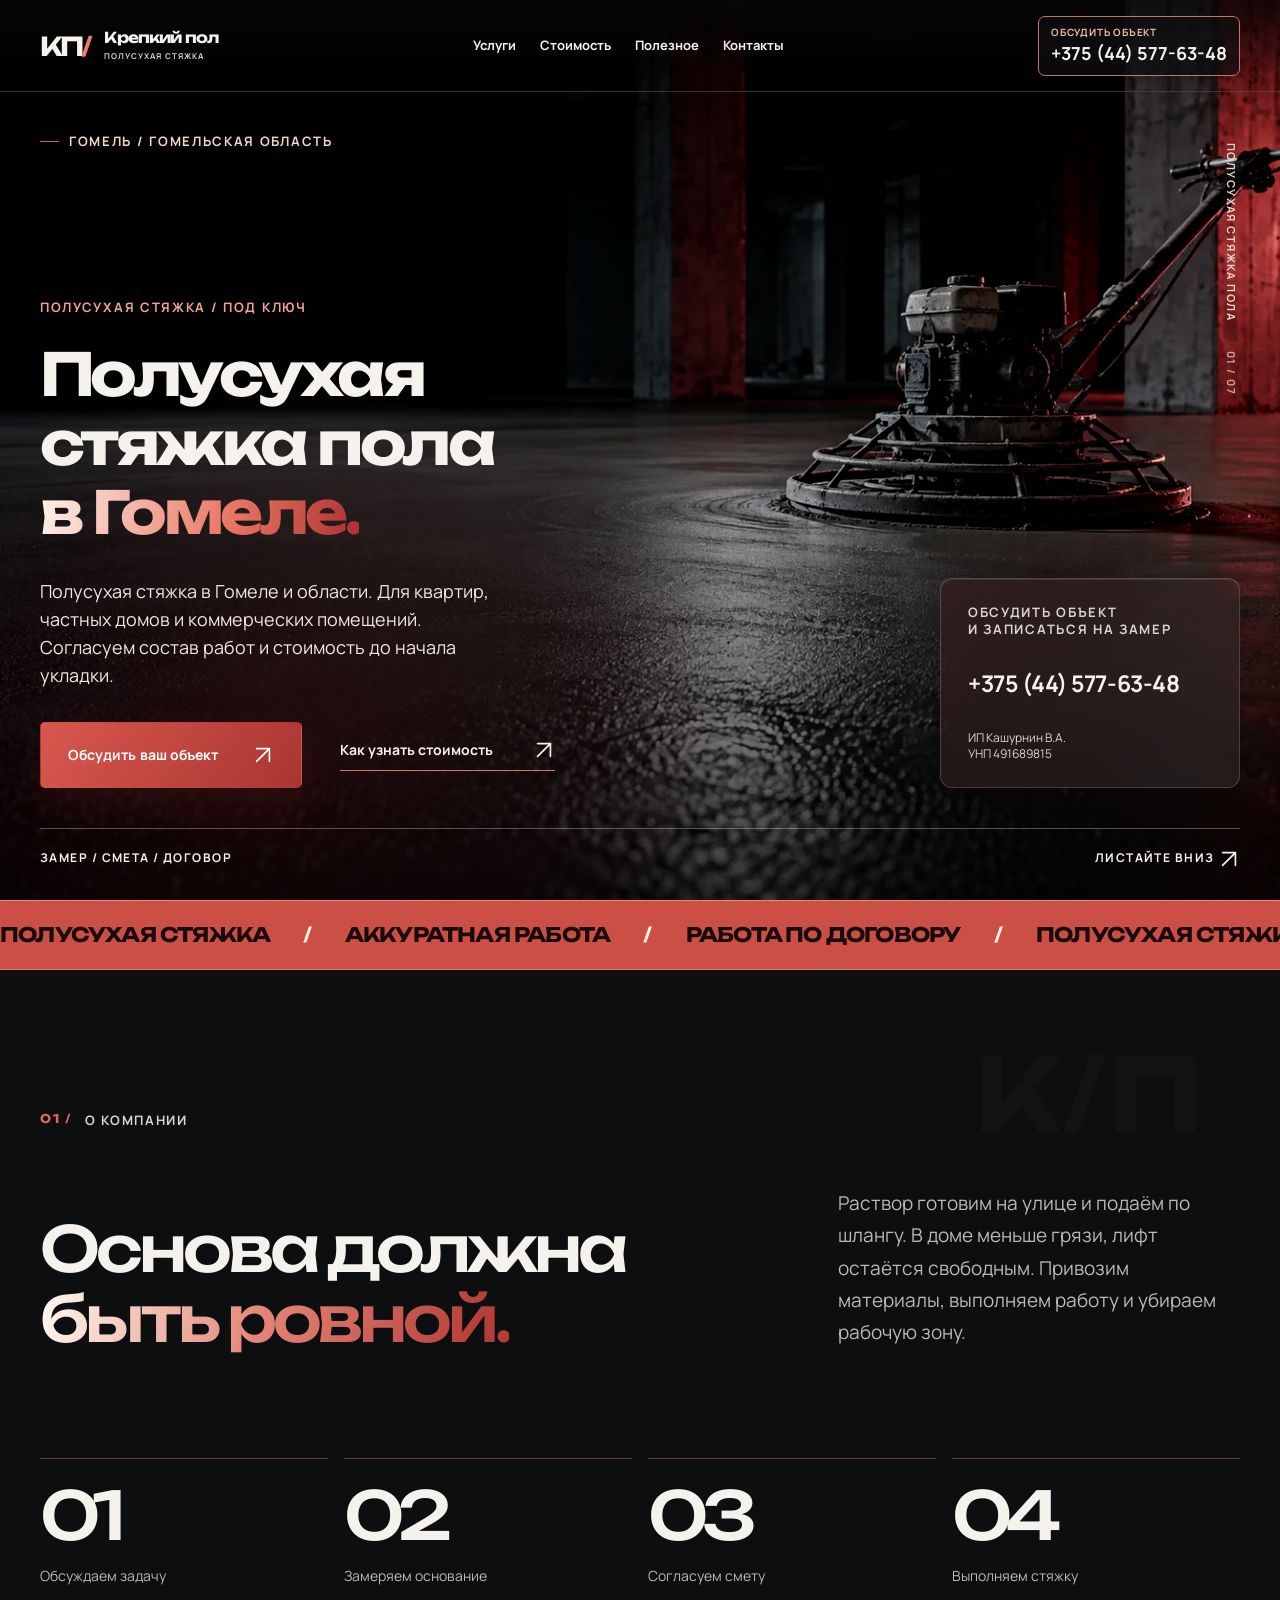
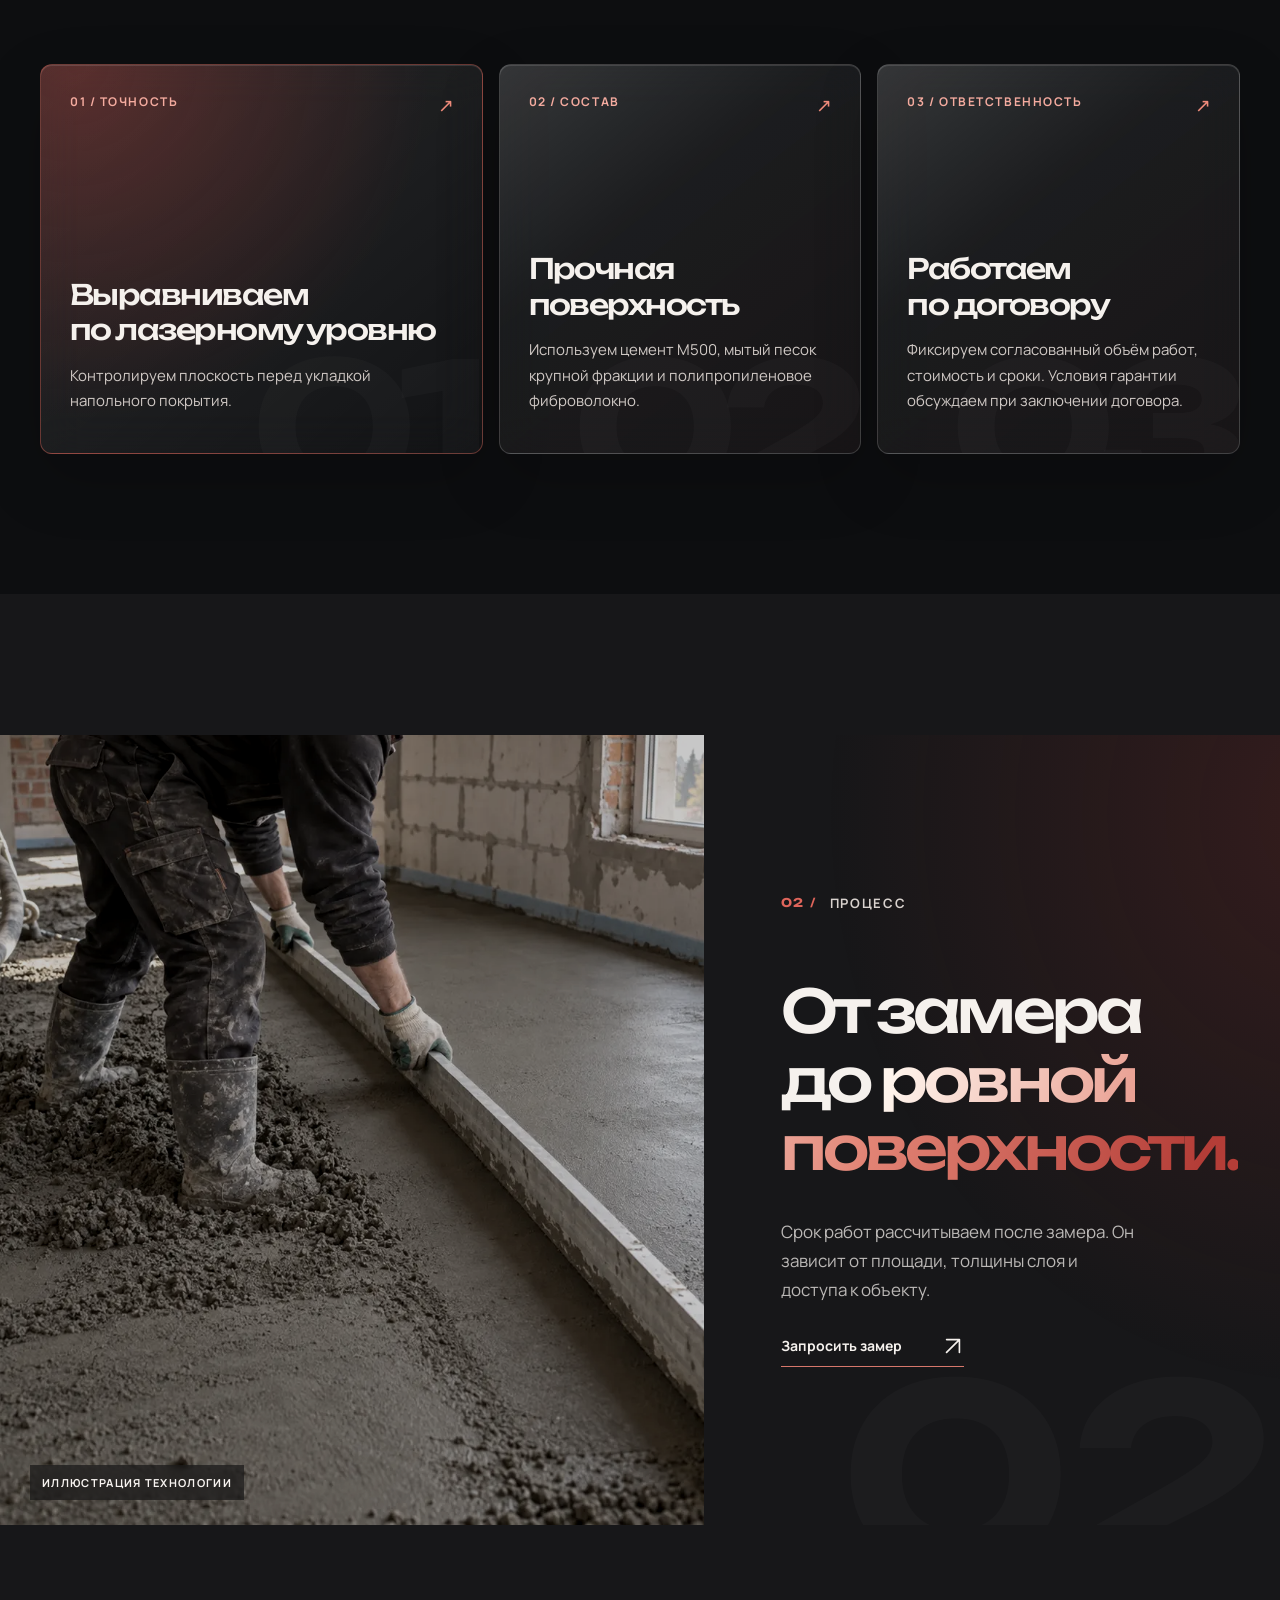
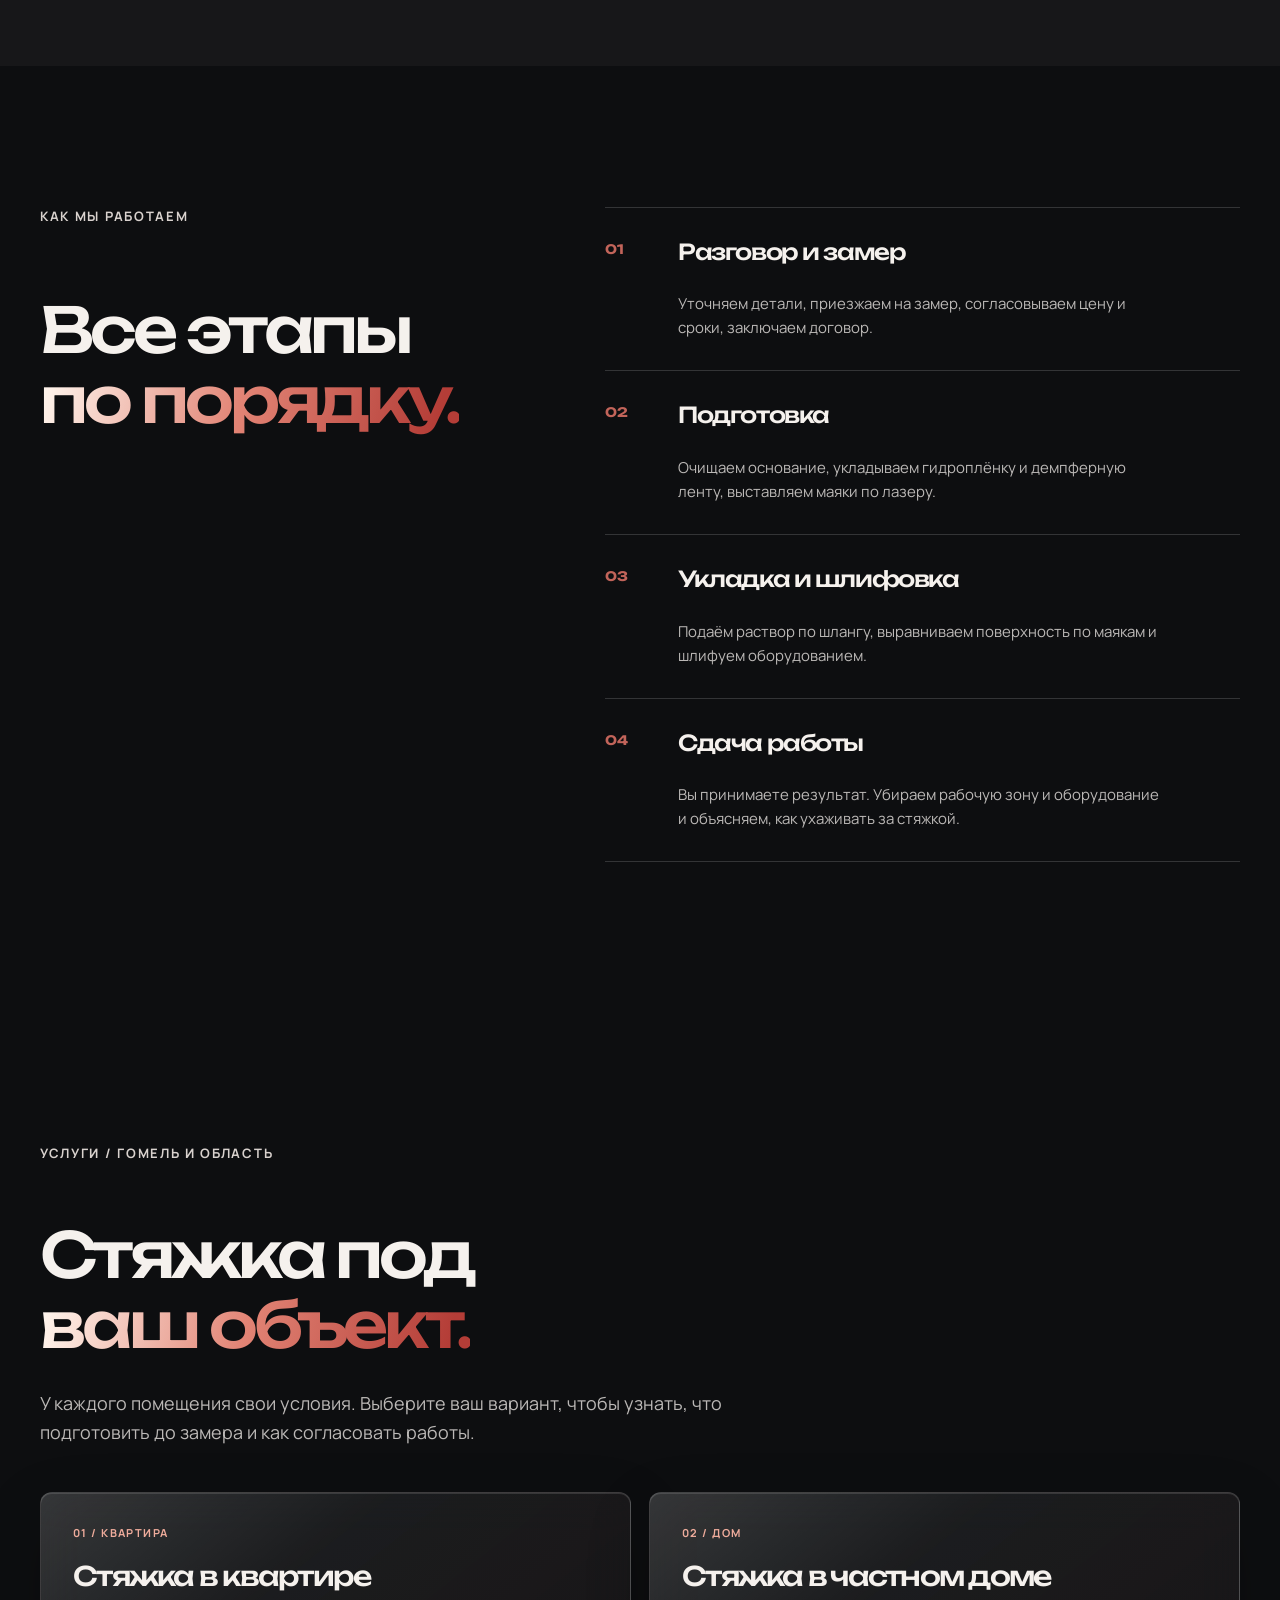
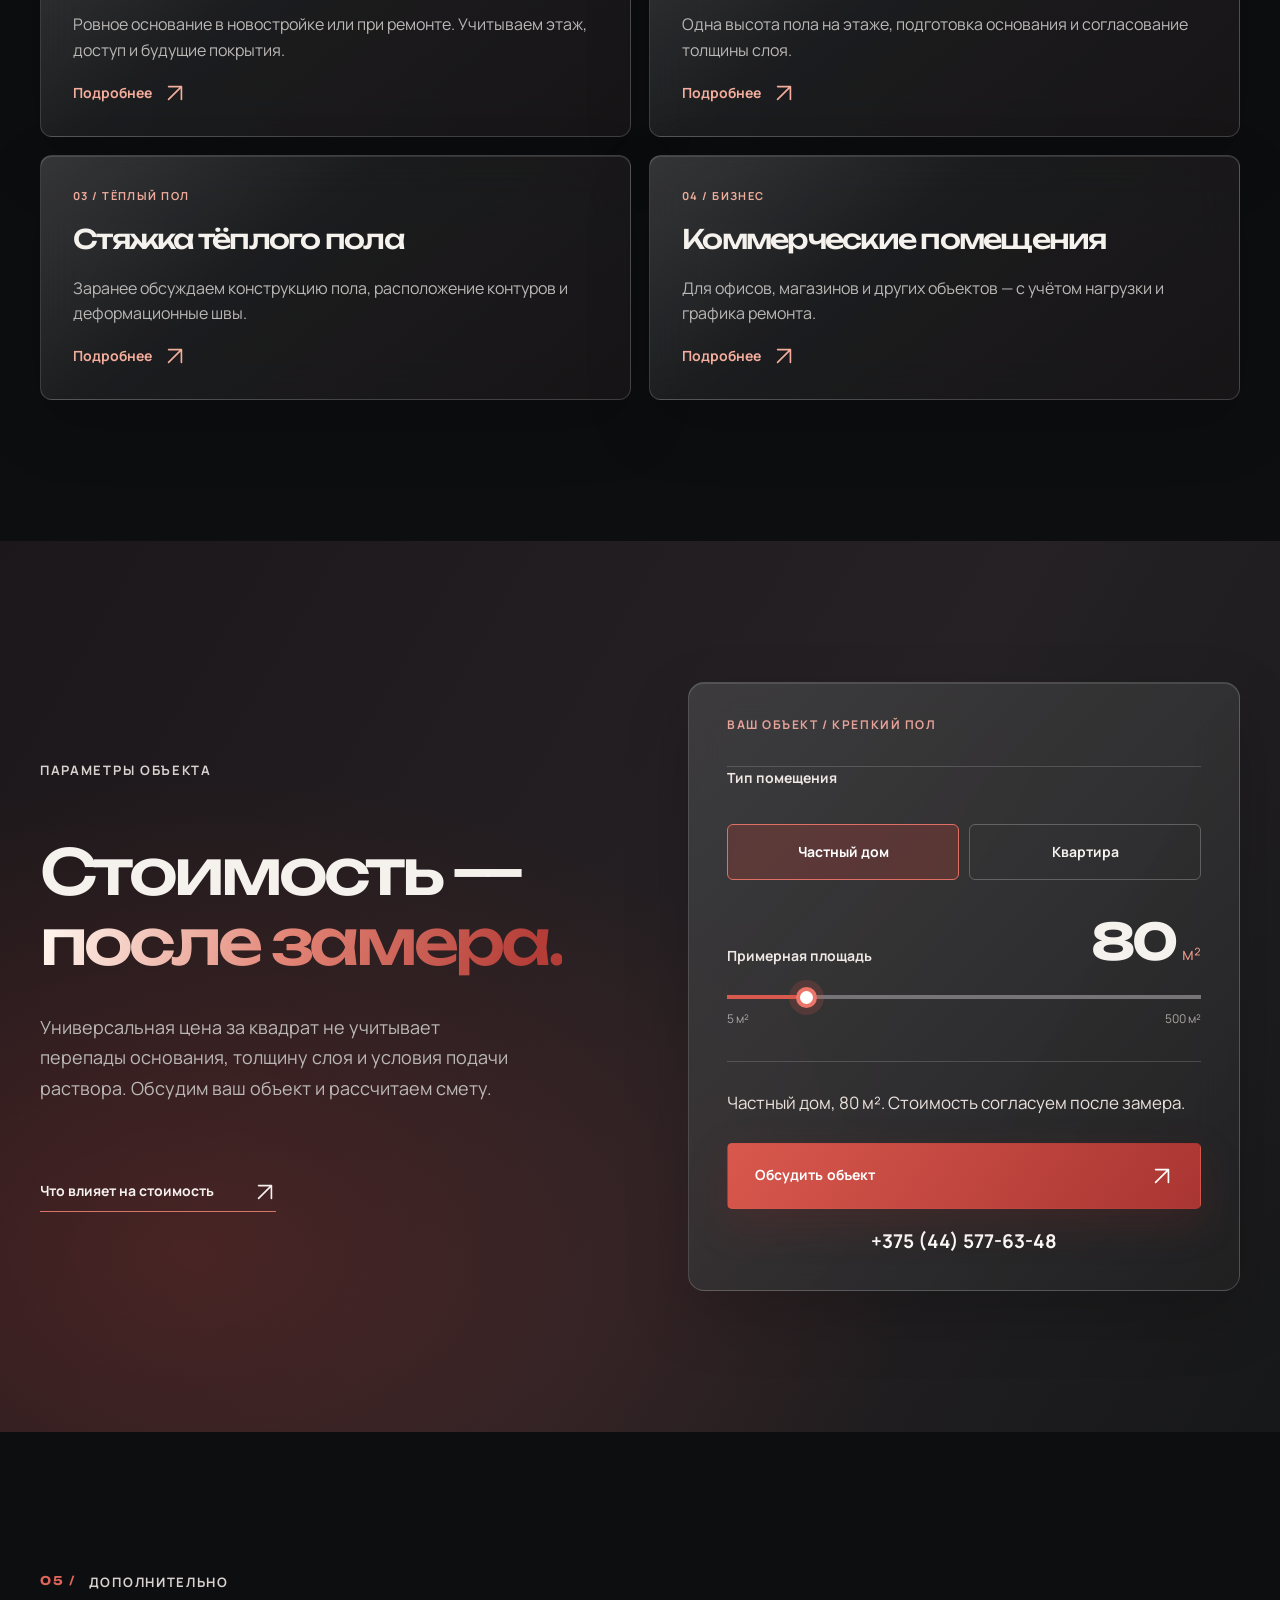
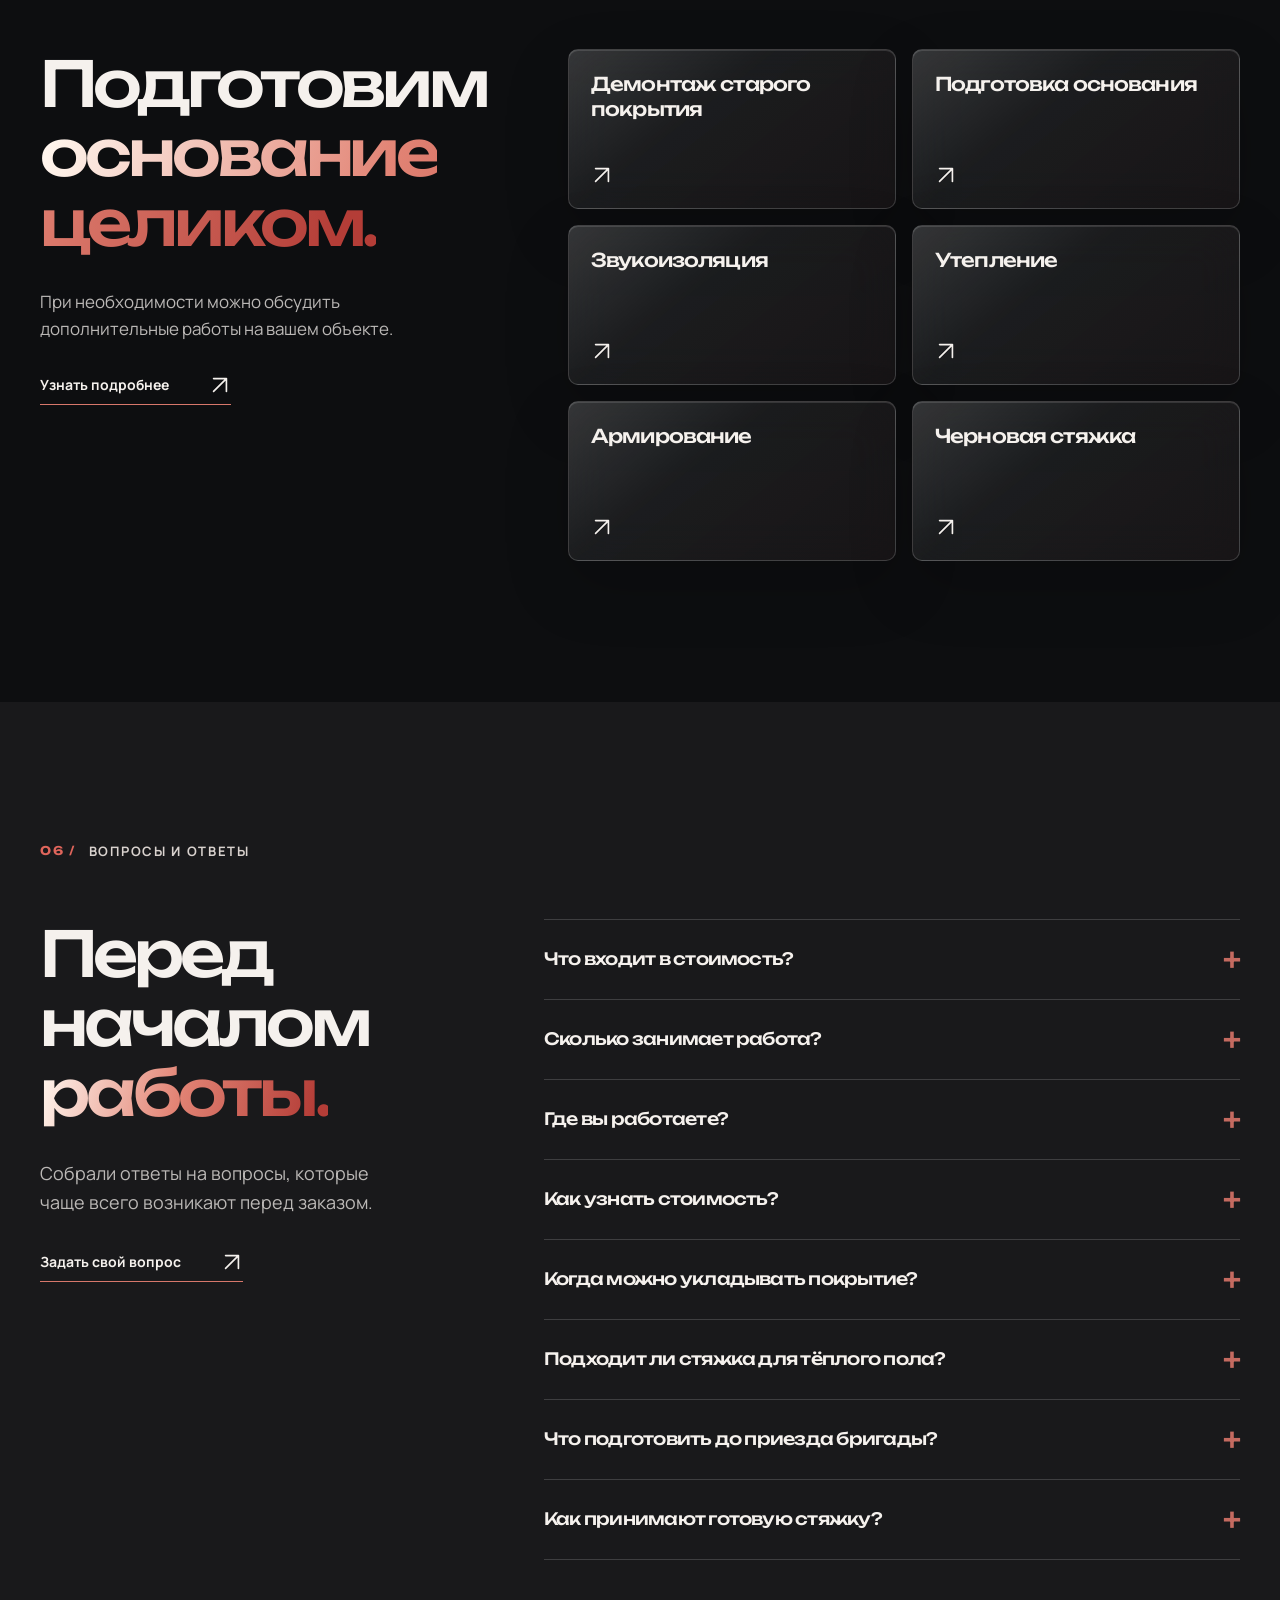
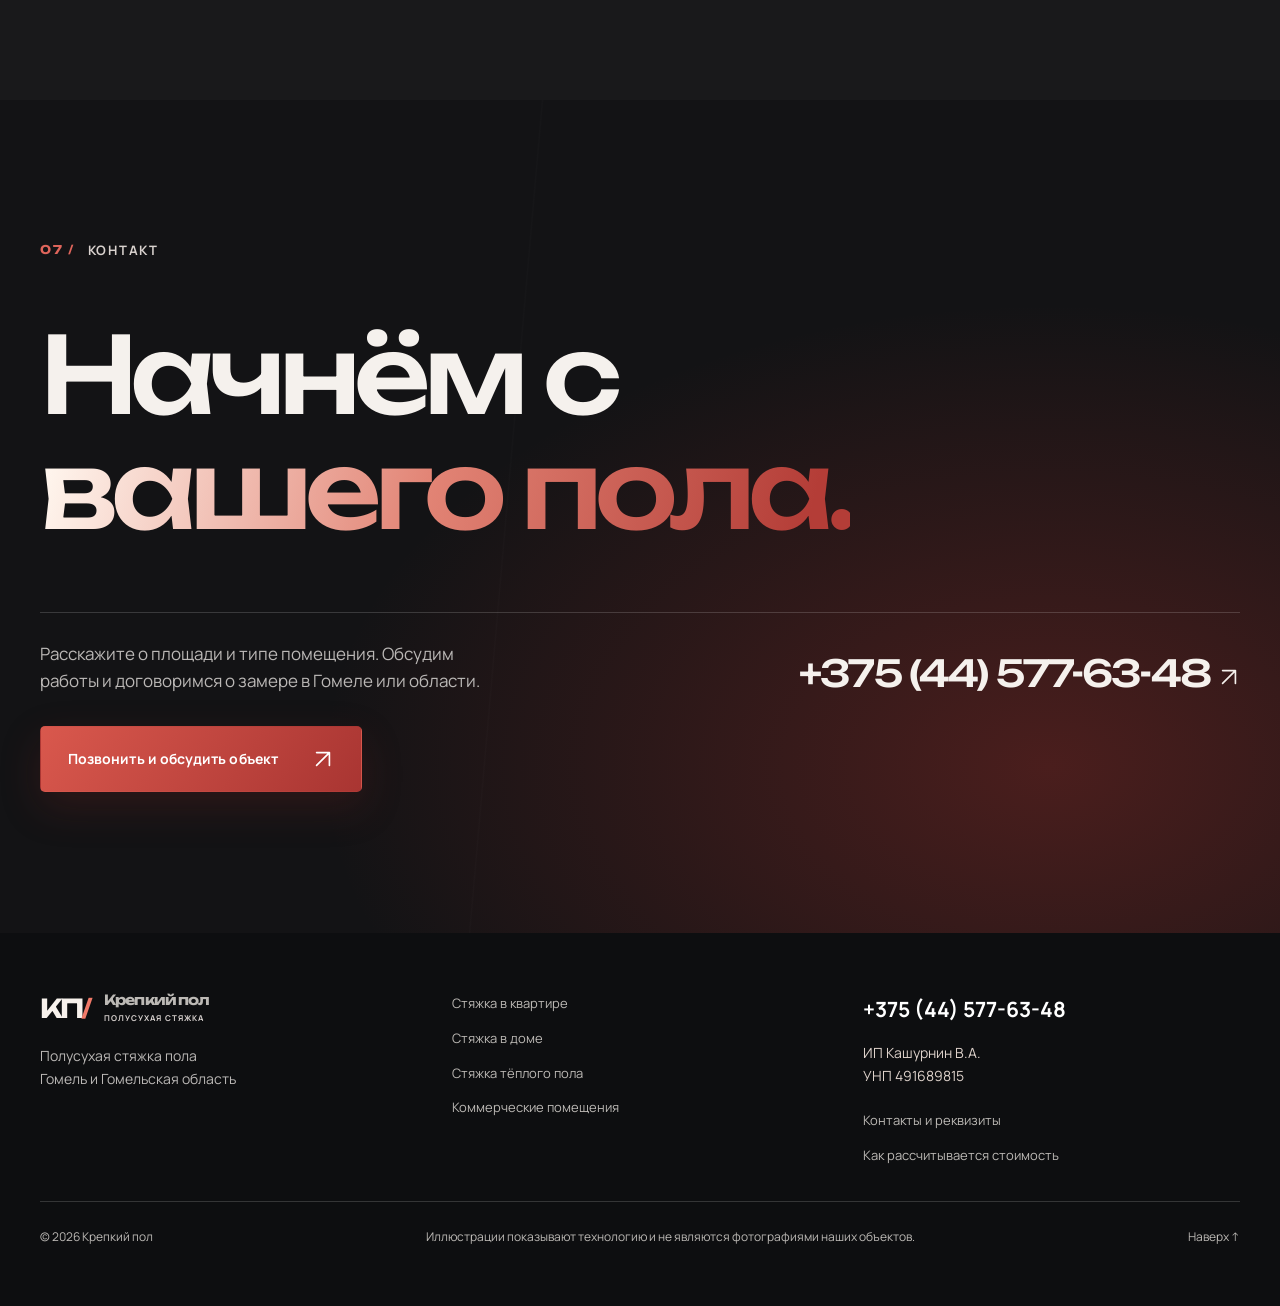
<file: index.html>
<!doctype html>
<html lang="ru-BY"><head><meta charset="utf-8">
<!-- Google tag (gtag.js) -->
<script async src="https://www.googletagmanager.com/gtag/js?id=G-V1LNWC9XXD"></script>
<script>
  window.dataLayer = window.dataLayer || [];
  function gtag(){dataLayer.push(arguments);}
  gtag('js', new Date());
  gtag('config', 'G-V1LNWC9XXD');
  gtag('config', 'AW-18383895912');
</script>
<meta name="viewport" content="width=device-width, initial-scale=1"><meta name="theme-color" content="#0d0e10"><title>Полусухая стяжка пола в Гомеле и области | Крепкий пол</title><meta name="description" content="Полусухая стяжка пола в Гомеле и Гомельской области: квартиры, дома, тёплый пол и коммерческие помещения. Расчёт после замера. +375 (44) 577-63-48."><meta name="robots" content="index, follow, max-image-preview:large"><link rel="canonical" href="https://krepkipol.by/"><meta property="og:type" content="website"><meta property="og:locale" content="ru_BY"><meta property="og:site_name" content="Крепкий пол"><meta property="og:title" content="Полусухая стяжка пола в Гомеле и области | Крепкий пол"><meta property="og:description" content="Полусухая стяжка пола в Гомеле и Гомельской области: квартиры, дома, тёплый пол и коммерческие помещения. Расчёт после замера. +375 (44) 577-63-48."><meta property="og:url" content="https://krepkipol.by/"><meta property="og:image" content="https://krepkipol.by/assets/og-cover.png"><meta property="og:image:width" content="1200"><meta property="og:image:height" content="630"><meta property="og:image:alt" content="Крепкий пол — полусухая стяжка пола в Гомеле"><meta name="twitter:card" content="summary_large_image"><meta name="twitter:title" content="Полусухая стяжка пола в Гомеле и области | Крепкий пол"><meta name="twitter:description" content="Полусухая стяжка пола в Гомеле и Гомельской области: квартиры, дома, тёплый пол и коммерческие помещения. Расчёт после замера. +375 (44) 577-63-48."><meta name="twitter:image" content="https://krepkipol.by/assets/og-cover.png"><link rel="icon" href="/assets/favicon.svg" type="image/svg+xml"><link rel="icon" href="/assets/favicon.png" type="image/png" sizes="48x48"><link rel="apple-touch-icon" href="/assets/apple-touch-icon.png"><link rel="manifest" href="/site.webmanifest"><link rel="preload" href="/assets/fonts/manrope-regular.woff" as="font" type="font/woff" crossorigin><link rel="preload" href="/assets/hero.webp" as="image" fetchpriority="high"><link rel="stylesheet" href="/styles.css"><link rel="stylesheet" href="/revamp.css"><link rel="stylesheet" href="/site.css"><script type="application/ld+json">{"@context": "https://schema.org", "@graph": [{"@type": "Organization", "@id": "https://krepkipol.by/#organization", "name": "Крепкий пол", "alternateName": "Krepkipol.by", "legalName": "ИП Кашурнин В.А.", "taxID": "491689815", "url": "https://krepkipol.by/", "telephone": "+375445776348", "logo": {"@type": "ImageObject", "url": "https://krepkipol.by/assets/logo.png", "width": 512, "height": 512}, "areaServed": [{"@type": "City", "name": "Гомель"}, {"@type": "AdministrativeArea", "name": "Гомельская область"}], "contactPoint": {"@type": "ContactPoint", "telephone": "+375445776348", "contactType": "customer service", "availableLanguage": "ru"}}, {"@type": "WebSite", "@id": "https://krepkipol.by/#website", "url": "https://krepkipol.by/", "name": "Крепкий пол", "alternateName": "Krepkipol.by", "inLanguage": "ru-BY", "publisher": {"@id": "https://krepkipol.by/#organization"}}, {"@type": "WebPage", "@id": "https://krepkipol.by/#webpage", "url": "https://krepkipol.by/", "name": "Полусухая стяжка пола в Гомеле и области | Крепкий пол", "description": "Полусухая стяжка пола в Гомеле и Гомельской области: квартиры, дома, тёплый пол и коммерческие помещения. Расчёт после замера. +375 (44) 577-63-48.", "inLanguage": "ru-BY", "isPartOf": {"@id": "https://krepkipol.by/#website"}, "about": {"@id": "https://krepkipol.by/#organization"}}, {"@type": "FAQPage", "@id": "https://krepkipol.by/#faq", "mainEntity": [{"@type": "Question", "name": "Что входит в стоимость?", "acceptedAnswer": {"@type": "Answer", "text": "Состав работ фиксируем в смете: материалы, доставка, подача раствора, укладка и затирка. Подготовку основания, изоляцию и другие дополнительные работы согласовываем отдельно."}}, {"@type": "Question", "name": "Сколько занимает работа?", "acceptedAnswer": {"@type": "Answer", "text": "Срок зависит от площади, толщины слоя, количества помещений и условий подачи раствора. Конкретный график согласовываем до начала работ."}}, {"@type": "Question", "name": "Где вы работаете?", "acceptedAnswer": {"@type": "Answer", "text": "В Гомеле и Гомельской области. Выполняем стяжку в квартирах, частных домах, офисах и других коммерческих помещениях."}}, {"@type": "Question", "name": "Как узнать стоимость?", "acceptedAnswer": {"@type": "Answer", "text": "Позвоните по номеру +375 (44) 577-63-48 и назовите площадь и расположение объекта. Для точной сметы нужны замер перепадов основания и согласование конструкции пола."}}, {"@type": "Question", "name": "Когда можно укладывать покрытие?", "acceptedAnswer": {"@type": "Answer", "text": "Готовность определяют по остаточной влажности и требованиям производителя выбранного покрытия. Дата укладки сама по себе не подтверждает, что основание высохло."}}, {"@type": "Question", "name": "Подходит ли стяжка для тёплого пола?", "acceptedAnswer": {"@type": "Answer", "text": "Да, если конструкция основания, толщина слоя и швы согласованы с системой отопления. Первый прогрев выполняют по инструкции производителя системы после набора необходимой прочности."}}, {"@type": "Question", "name": "Что подготовить до приезда бригады?", "acceptedAnswer": {"@type": "Answer", "text": "Освободите помещение, согласуйте доступ, место для оборудования и материалов, воду и электропитание. Точные требования обсудим с учётом объекта."}}, {"@type": "Question", "name": "Как принимают готовую стяжку?", "acceptedAnswer": {"@type": "Answer", "text": "Проверяют согласованные отметки, плоскость и состояние поверхности. После сдачи уточняют правила ухода и условия подготовки к финишному покрытию."}}]}]}</script></head><body>
<!-- Yandex.Metrika counter -->
<script type="text/javascript">
    (function(m,e,t,r,i,k,a){
        m[i]=m[i]||function(){(m[i].a=m[i].a||[]).push(arguments)};
        m[i].l=1*new Date();
        for (var j = 0; j < document.scripts.length; j++) {if (document.scripts[j].src === r) { return; }}
        k=e.createElement(t),a=e.getElementsByTagName(t)[0],k.async=1,k.src=r,a.parentNode.insertBefore(k,a)
    })(window, document,'script','https://mc.yandex.ru/metrika/tag.js?id=113597384', 'ym');

    ym(113597384, 'init', {ssr:true, webvisor:true, clickmap:true, ecommerce:"dataLayer", referrer: document.referrer, url: location.href, accurateTrackBounce:true, trackLinks:true});
</script>
<noscript><div><img src="https://mc.yandex.ru/watch/113597384" width="1" height="1" style="position:absolute; left:-9999px;" alt="" /></div></noscript>
<!-- /Yandex.Metrika counter -->
<div class="scroll-progress" aria-hidden="true"></div><a class="skip" href="#main">Перейти к содержимому</a><header class="header" id="top"><a class="brand" href="/" aria-label="Крепкий пол — главная"><span class="brand-mark">КП<span>/</span></span><span class="brand-name">Крепкий пол<small>ПОЛУСУХАЯ СТЯЖКА</small></span></a><nav class="nav" id="navigation" aria-label="Основная навигация"><a href="/#solutions">Услуги</a><a href="/ceny/">Стоимость</a><a href="/polezno/">Полезное</a><a href="/kontakty/">Контакты</a></nav><a class="header-phone" href="tel:+375445776348"><span class="phone-label">Обсудить объект</span>+375 (44) 577-63-48</a><button class="menu-toggle" aria-label="Открыть меню" aria-controls="navigation" aria-expanded="false"><span></span><span></span></button></header><main id="main">
    <section class="hero" aria-labelledby="hero-title">
      <div class="hero-image" aria-hidden="true"></div>
      <div class="hero-top eyebrow"><span class="live-line"></span> ГОМЕЛЬ / ГОМЕЛЬСКАЯ ОБЛАСТЬ</div>
      <div class="hero-side">ПОЛУСУХАЯ СТЯЖКА ПОЛА <span>01 / 07</span></div>
      <div class="hero-content wrap">
        <div class="hero-copy">
          <p class="eyebrow hero-kicker">ПОЛУСУХАЯ СТЯЖКА / ПОД КЛЮЧ</p>
          <h1 id="hero-title">Полусухая<br>стяжка пола<br><em>в Гомеле.</em></h1>
          <p class="hero-lead">Полусухая стяжка в Гомеле и области. Для квартир, частных домов и коммерческих помещений. Согласуем состав работ и стоимость до начала укладки.</p>
          <div class="hero-actions"><a class="button button-primary" href="tel:+375445776348">Обсудить ваш объект <svg viewBox="0 0 24 24" fill="none" aria-hidden="true" focusable="false"><path d="M5 19 19 5M5 5h14v14" stroke="currentColor" stroke-width="1.8" stroke-linecap="round" stroke-linejoin="round"/></svg></a><a class="text-link" href="/ceny/">Как узнать стоимость <svg viewBox="0 0 24 24" fill="none" aria-hidden="true" focusable="false"><path d="M5 19 19 5M5 5h14v14" stroke="currentColor" stroke-width="1.8" stroke-linecap="round" stroke-linejoin="round"/></svg></a></div>
        </div>
        <div class="hero-stat glass"><span class="hero-stat-label">ОБСУДИТЬ ОБЪЕКТ<br>И ЗАПИСАТЬСЯ НА ЗАМЕР</span><a class="hero-stat-phone" href="tel:+375445776348">+375 (44) 577-63-48</a><span>ИП Кашурнин В.А.<br>УНП 491689815</span></div>
      </div>
      <div class="hero-bottom wrap"><span>ЗАМЕР / СМЕТА / ДОГОВОР</span><a href="#advantages" aria-label="Прокрутить к преимуществам">ЛИСТАЙТЕ ВНИЗ <svg viewBox="0 0 24 24" fill="none" aria-hidden="true" focusable="false"><path d="M5 19 19 5M5 5h14v14" stroke="currentColor" stroke-width="1.8" stroke-linecap="round" stroke-linejoin="round"/></svg></a></div>
    </section>
    <div class="ticker" aria-hidden="true"><div class="ticker-track">ПОЛУСУХАЯ СТЯЖКА <span>/</span> АККУРАТНАЯ РАБОТА <span>/</span> РАБОТА ПО ДОГОВОРУ <span>/</span> ПОЛУСУХАЯ СТЯЖКА <span>/</span> АККУРАТНАЯ РАБОТА <span>/</span> РАБОТА ПО ДОГОВОРУ <span>/</span></div></div>

    <section class="intro section wrap" id="advantages">
      <div class="section-label"><span class="number">01 /</span> О КОМПАНИИ</div>
      <div class="intro-head"><h2>Основа должна<br><em>быть ровной.</em></h2><p>Раствор готовим на улице и подаём по шлангу. В доме меньше грязи, лифт остаётся свободным. Привозим материалы, выполняем работу и убираем рабочую зону.</p></div>
      <div class="metrics"><div><strong>01</strong><p>Обсуждаем задачу</p></div><div><strong>02</strong><p>Замеряем основание</p></div><div><strong>03</strong><p>Согласуем смету</p></div><div><strong>04</strong><p>Выполняем стяжку</p></div></div><div class="benefit-grid">
        <article class="glass benefit" data-ghost="01"><span class="card-index">01 / ТОЧНОСТЬ</span><h3>Выравниваем<br>по лазерному уровню</h3><p>Контролируем плоскость перед укладкой напольного покрытия.</p><span class="corner">↗</span></article>
        <article class="glass benefit" data-ghost="02"><span class="card-index">02 / СОСТАВ</span><h3>Прочная<br>поверхность</h3><p>Используем цемент М500, мытый песок крупной фракции и полипропиленовое фиброволокно.</p><span class="corner">↗</span></article>
        <article class="glass benefit" data-ghost="03"><span class="card-index">03 / ОТВЕТСТВЕННОСТЬ</span><h3>Работаем<br>по договору</h3><p>Фиксируем согласованный объём работ, стоимость и сроки. Условия гарантии обсуждаем при заключении договора.</p><span class="corner">↗</span></article>
      </div>
    </section>

    <section class="feature section" id="process">
      <div class="feature-image"><img src="/assets/process.webp" loading="lazy" alt="Иллюстрация процесса выравнивания полусухой стяжки правилом" width="1448" height="1086" decoding="async"></div>
      <div class="feature-content"><div class="section-label"><span class="number">02 /</span> ПРОЦЕСС</div><h2>От замера<br>до <em>ровной<br>поверхности.</em></h2><p>Срок работ рассчитываем после замера. Он зависит от площади, толщины слоя и доступа к объекту.</p><a class="text-link" href="tel:+375445776348">Запросить замер <svg viewBox="0 0 24 24" fill="none" aria-hidden="true" focusable="false"><path d="M5 19 19 5M5 5h14v14" stroke="currentColor" stroke-width="1.8" stroke-linecap="round" stroke-linejoin="round"/></svg></a></div>
    </section>

    <section class="steps section wrap"><div class="steps-heading"><div class="section-label">КАК МЫ РАБОТАЕМ</div><h2>Все этапы<br><em>по порядку.</em></h2></div><div class="steps-list">
      <div><span>01</span><h3>Разговор и замер</h3><p>Уточняем детали, приезжаем на замер, согласовываем цену и сроки, заключаем договор.</p></div>
      <div><span>02</span><h3>Подготовка</h3><p>Очищаем основание, укладываем гидроплёнку и демпферную ленту, выставляем маяки по лазеру.</p></div>
      <div><span>03</span><h3>Укладка и шлифовка</h3><p>Подаём раствор по шлангу, выравниваем поверхность по маякам и шлифуем оборудованием.</p></div>
      <div><span>04</span><h3>Сдача работы</h3><p>Вы принимаете результат. Убираем рабочую зону и оборудование и объясняем, как ухаживать за стяжкой.</p></div>
    </div></section>


<section class="section wrap" id="solutions"><div class="section-label">УСЛУГИ / ГОМЕЛЬ И ОБЛАСТЬ</div><h2>Стяжка под<br><em>ваш объект.</em></h2><p class="section-intro">У каждого помещения свои условия. Выберите ваш вариант, чтобы узнать, что подготовить до замера и как согласовать работы.</p><div class="service-grid"><a class="service-card glass" href="/styazhka-v-kvartire/"><span class="eyebrow">01 / КВАРТИРА</span><h3>Стяжка в квартире</h3><p>Ровное основание в новостройке или при ремонте. Учитываем этаж, доступ и будущие покрытия.</p><span class="card-link">Подробнее <svg viewbox="0 0 24 24" fill="none" aria-hidden="true" focusable="false"><path d="M5 19 19 5M5 5h14v14" stroke="currentColor" stroke-width="1.8" stroke-linecap="round" stroke-linejoin="round"></path></svg></span></a><a class="service-card glass" href="/styazhka-v-dome/"><span class="eyebrow">02 / ДОМ</span><h3>Стяжка в частном доме</h3><p>Одна высота пола на этаже, подготовка основания и согласование толщины слоя.</p><span class="card-link">Подробнее <svg viewbox="0 0 24 24" fill="none" aria-hidden="true" focusable="false"><path d="M5 19 19 5M5 5h14v14" stroke="currentColor" stroke-width="1.8" stroke-linecap="round" stroke-linejoin="round"></path></svg></span></a><a class="service-card glass" href="/styazhka-teplogo-pola/"><span class="eyebrow">03 / ТЁПЛЫЙ ПОЛ</span><h3>Стяжка тёплого пола</h3><p>Заранее обсуждаем конструкцию пола, расположение контуров и деформационные швы.</p><span class="card-link">Подробнее <svg viewbox="0 0 24 24" fill="none" aria-hidden="true" focusable="false"><path d="M5 19 19 5M5 5h14v14" stroke="currentColor" stroke-width="1.8" stroke-linecap="round" stroke-linejoin="round"></path></svg></span></a><a class="service-card glass" href="/styazhka-kommercheskih-pomeshcheniy/"><span class="eyebrow">04 / БИЗНЕС</span><h3>Коммерческие помещения</h3><p>Для офисов, магазинов и других объектов — с учётом нагрузки и графика ремонта.</p><span class="card-link">Подробнее <svg viewbox="0 0 24 24" fill="none" aria-hidden="true" focusable="false"><path d="M5 19 19 5M5 5h14v14" stroke="currentColor" stroke-width="1.8" stroke-linecap="round" stroke-linejoin="round"></path></svg></span></a></div></section><section class="estimate section" id="estimate"><div class="wrap estimate-wrap"><div class="estimate-copy"><div class="section-label">ПАРАМЕТРЫ ОБЪЕКТА</div><h2>Стоимость —<br><em>после замера.</em></h2><p>Универсальная цена за квадрат не учитывает перепады основания, толщину слоя и условия подачи раствора. Обсудим ваш объект и рассчитаем смету.</p><a class="text-link" href="/ceny/">Что влияет на стоимость <svg viewbox="0 0 24 24" fill="none" aria-hidden="true" focusable="false"><path d="M5 19 19 5M5 5h14v14" stroke="currentColor" stroke-width="1.8" stroke-linecap="round" stroke-linejoin="round"></path></svg></a></div><div class="estimate-panel glass"><div class="estimate-panel-top"><span>ВАШ ОБЪЕКТ / КРЕПКИЙ ПОЛ</span></div><fieldset class="estimate-type"><legend>Тип помещения</legend><label><input type="radio" name="space" value="house" checked><span>Частный дом</span></label><label><input type="radio" name="space" value="flat"><span>Квартира</span></label></fieldset><div class="estimate-area"><label for="area">Примерная площадь</label><div><output id="area-output" for="area">80</output><span>м²</span></div></div><input class="area-range" type="range" id="area" min="5" max="500" value="80" step="5"><div class="range-labels"><span>5 м²</span><span>500 м²</span></div><div class="estimate-result"><p id="estimate-summary" aria-live="polite">Частный дом, 80 м². Стоимость согласуем после замера.</p></div><a class="button button-primary" href="tel:+375445776348">Обсудить объект <svg viewbox="0 0 24 24" fill="none" aria-hidden="true" focusable="false"><path d="M5 19 19 5M5 5h14v14" stroke="currentColor" stroke-width="1.8" stroke-linecap="round" stroke-linejoin="round"></path></svg></a><p class="estimate-phone">+375 (44) 577-63-48</p></div></div></section>    <section class="extras section wrap" id="services"><div class="section-label"><span class="number">05 /</span> ДОПОЛНИТЕЛЬНО</div><div class="extras-layout"><div><h2>Подготовим<br><em>основание целиком.</em></h2><p>При необходимости можно обсудить дополнительные работы на вашем объекте.</p><a class="text-link" href="tel:+375445776348">Узнать подробнее <svg viewBox="0 0 24 24" fill="none" aria-hidden="true" focusable="false"><path d="M5 19 19 5M5 5h14v14" stroke="currentColor" stroke-width="1.8" stroke-linecap="round" stroke-linejoin="round"/></svg></a></div><div class="extras-grid"><div class="glass">Демонтаж старого покрытия <svg viewBox="0 0 24 24" fill="none" aria-hidden="true" focusable="false"><path d="M5 19 19 5M5 5h14v14" stroke="currentColor" stroke-width="1.8" stroke-linecap="round" stroke-linejoin="round"/></svg></div><div class="glass">Подготовка основания <svg viewBox="0 0 24 24" fill="none" aria-hidden="true" focusable="false"><path d="M5 19 19 5M5 5h14v14" stroke="currentColor" stroke-width="1.8" stroke-linecap="round" stroke-linejoin="round"/></svg></div><div class="glass">Звукоизоляция <svg viewBox="0 0 24 24" fill="none" aria-hidden="true" focusable="false"><path d="M5 19 19 5M5 5h14v14" stroke="currentColor" stroke-width="1.8" stroke-linecap="round" stroke-linejoin="round"/></svg></div><div class="glass">Утепление <svg viewBox="0 0 24 24" fill="none" aria-hidden="true" focusable="false"><path d="M5 19 19 5M5 5h14v14" stroke="currentColor" stroke-width="1.8" stroke-linecap="round" stroke-linejoin="round"/></svg></div><div class="glass">Армирование <svg viewBox="0 0 24 24" fill="none" aria-hidden="true" focusable="false"><path d="M5 19 19 5M5 5h14v14" stroke="currentColor" stroke-width="1.8" stroke-linecap="round" stroke-linejoin="round"/></svg></div><div class="glass">Черновая стяжка <svg viewBox="0 0 24 24" fill="none" aria-hidden="true" focusable="false"><path d="M5 19 19 5M5 5h14v14" stroke="currentColor" stroke-width="1.8" stroke-linecap="round" stroke-linejoin="round"/></svg></div></div></div></section>

    <section class="faq section" id="faq"><div class="wrap"><div class="section-label"><span class="number">06 /</span> ВОПРОСЫ И ОТВЕТЫ</div><div class="faq-layout"><div class="faq-lead"><h2>Перед началом<br><em>работы.</em></h2><p>Собрали ответы на вопросы, которые чаще всего возникают перед заказом.</p><a href="tel:+375445776348" class="text-link">Задать свой вопрос <svg viewBox="0 0 24 24" fill="none" aria-hidden="true" focusable="false"><path d="M5 19 19 5M5 5h14v14" stroke="currentColor" stroke-width="1.8" stroke-linecap="round" stroke-linejoin="round"/></svg></a></div><div class="faq-list"><details><summary>Что входит в стоимость?<span aria-hidden="true">+</span></summary><p>Состав работ фиксируем в смете: материалы, доставка, подача раствора, укладка и затирка. Подготовку основания, изоляцию и другие дополнительные работы согласовываем отдельно.</p></details><details><summary>Сколько занимает работа?<span aria-hidden="true">+</span></summary><p>Срок зависит от площади, толщины слоя, количества помещений и условий подачи раствора. Конкретный график согласовываем до начала работ.</p></details><details><summary>Где вы работаете?<span aria-hidden="true">+</span></summary><p>В Гомеле и Гомельской области. Выполняем стяжку в квартирах, частных домах, офисах и других коммерческих помещениях.</p></details><details><summary>Как узнать стоимость?<span aria-hidden="true">+</span></summary><p>Позвоните по номеру +375 (44) 577-63-48 и назовите площадь и расположение объекта. Для точной сметы нужны замер перепадов основания и согласование конструкции пола.</p></details><details><summary>Когда можно укладывать покрытие?<span aria-hidden="true">+</span></summary><p>Готовность определяют по остаточной влажности и требованиям производителя выбранного покрытия. Дата укладки сама по себе не подтверждает, что основание высохло.</p></details><details><summary>Подходит ли стяжка для тёплого пола?<span aria-hidden="true">+</span></summary><p>Да, если конструкция основания, толщина слоя и швы согласованы с системой отопления. Первый прогрев выполняют по инструкции производителя системы после набора необходимой прочности.</p></details><details><summary>Что подготовить до приезда бригады?<span aria-hidden="true">+</span></summary><p>Освободите помещение, согласуйте доступ, место для оборудования и материалов, воду и электропитание. Точные требования обсудим с учётом объекта.</p></details><details><summary>Как принимают готовую стяжку?<span aria-hidden="true">+</span></summary><p>Проверяют согласованные отметки, плоскость и состояние поверхности. После сдачи уточняют правила ухода и условия подготовки к финишному покрытию.</p></details></div></div></div></section>

    <section class="contact section" id="contact"><div class="wrap contact-inner"><div class="section-label"><span class="number">07 /</span> КОНТАКТ</div><h2>Начнём с<br><em>вашего пола.</em></h2><div class="contact-row"><p>Расскажите о площади и типе помещения. Обсудим работы и договоримся о замере в Гомеле или области.</p><a class="contact-phone" href="tel:+375445776348">+375 (44) 577-63-48 <svg viewBox="0 0 24 24" fill="none" aria-hidden="true" focusable="false"><path d="M5 19 19 5M5 5h14v14" stroke="currentColor" stroke-width="1.8" stroke-linecap="round" stroke-linejoin="round"/></svg></a></div><a class="button button-primary" href="tel:+375445776348">Позвонить и обсудить объект <svg viewBox="0 0 24 24" fill="none" aria-hidden="true" focusable="false"><path d="M5 19 19 5M5 5h14v14" stroke="currentColor" stroke-width="1.8" stroke-linecap="round" stroke-linejoin="round"/></svg></a></div></section>
  </main><footer class="footer wrap"><div><a class="brand" href="/"><span class="brand-mark">КП<span>/</span></span><span class="brand-name">Крепкий пол<small>ПОЛУСУХАЯ СТЯЖКА</small></span></a><p>Полусухая стяжка пола<br>Гомель и Гомельская область</p></div><nav aria-label="Услуги в подвале"><a href="/styazhka-v-kvartire/">Стяжка в квартире</a><a href="/styazhka-v-dome/">Стяжка в доме</a><a href="/styazhka-teplogo-pola/">Стяжка тёплого пола</a><a href="/styazhka-kommercheskih-pomeshcheniy/">Коммерческие помещения</a></nav><div class="footer-details"><a class="footer-phone" href="tel:+375445776348">+375 (44) 577-63-48</a><p>ИП Кашурнин В.А.<br>УНП 491689815</p><a href="/kontakty/">Контакты и реквизиты</a><a href="/ceny/">Как рассчитывается стоимость</a></div><div class="footer-bottom"><span>© 2026 Крепкий пол</span><span>Иллюстрации показывают технологию и не являются фотографиями наших объектов.</span><a href="#top">Наверх ↑</a></div></footer><a class="mobile-call" href="tel:+375445776348"><svg viewBox="0 0 24 24" fill="none" aria-hidden="true"><path d="M7 3 4 4c-2 2 1 8 5 12s10 7 12 5l1-3-6-3-2 2c-3-1-6-4-7-7l2-2-2-5Z" stroke="currentColor" stroke-width="1.7" stroke-linejoin="round"/></svg><span>Позвонить <b>+375 (44) 577-63-48</b></span></a><script src="/script.js" defer></script></body></html>
</file>
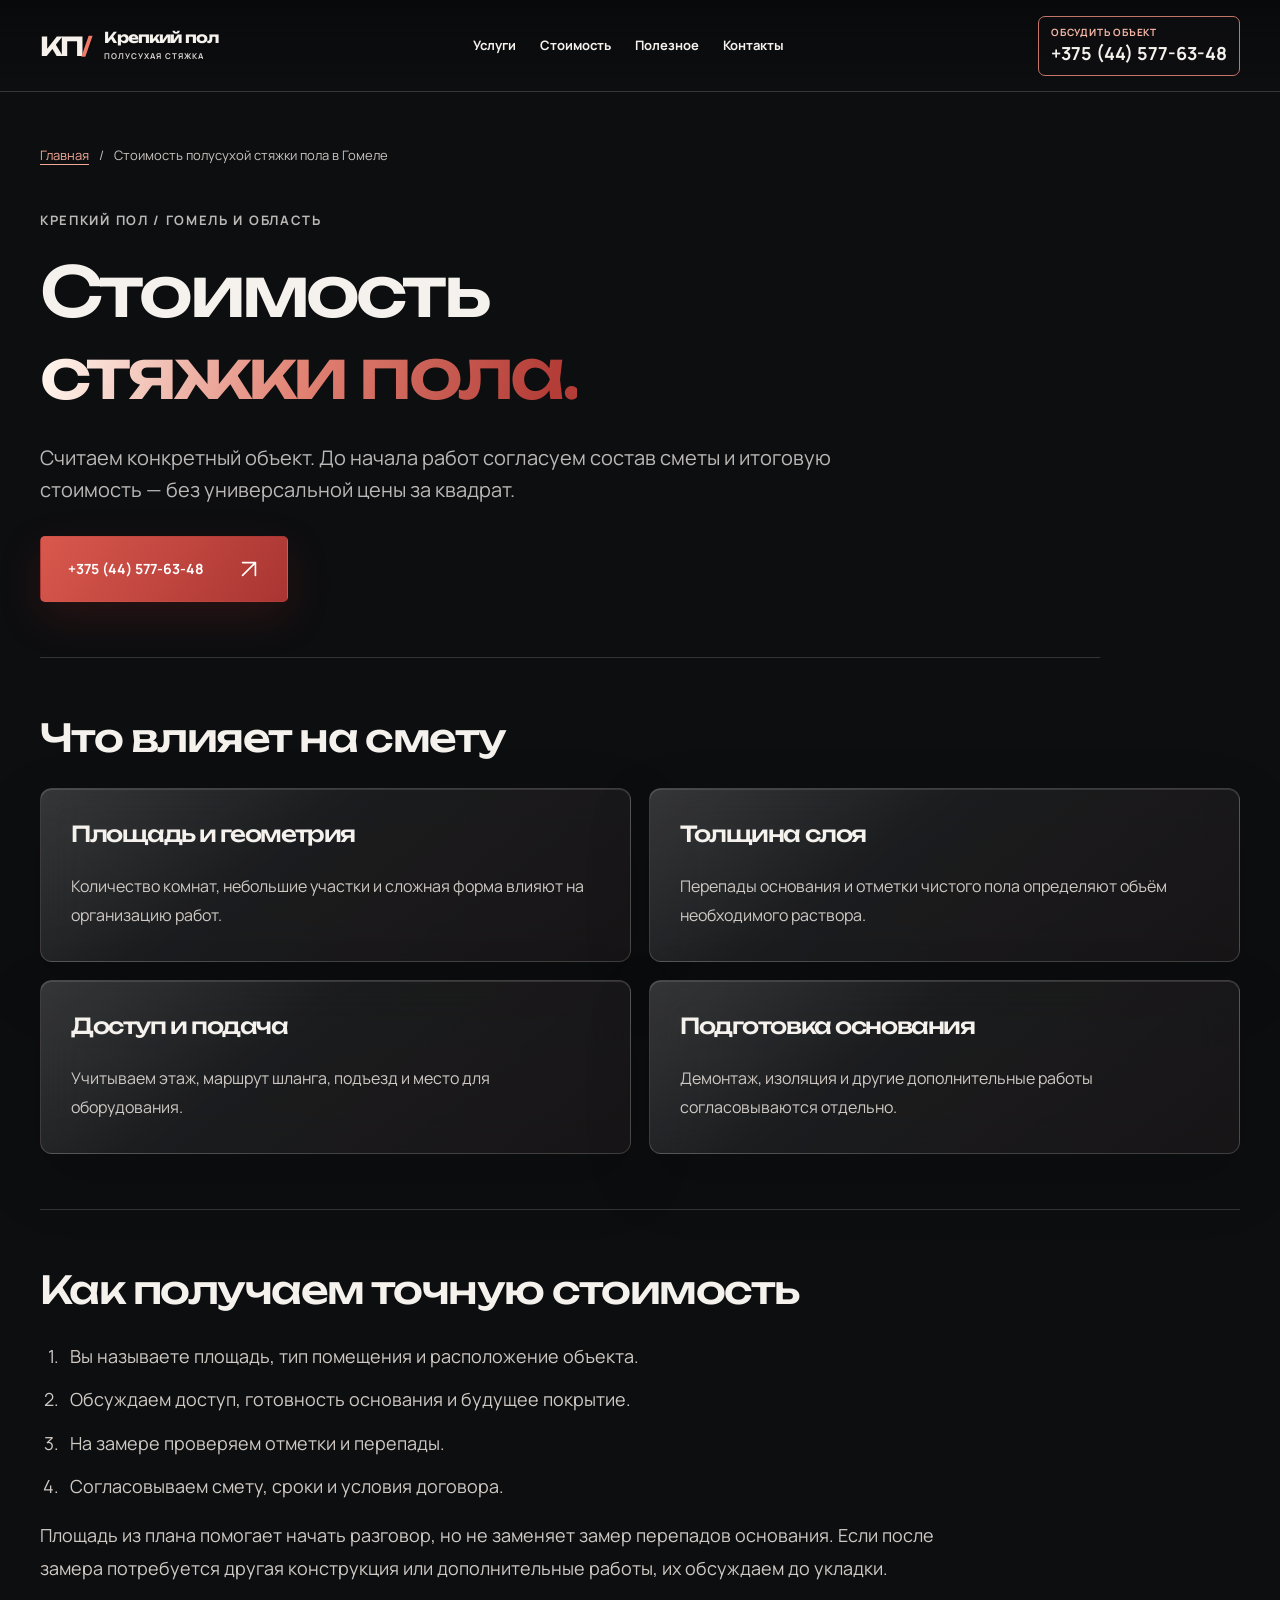
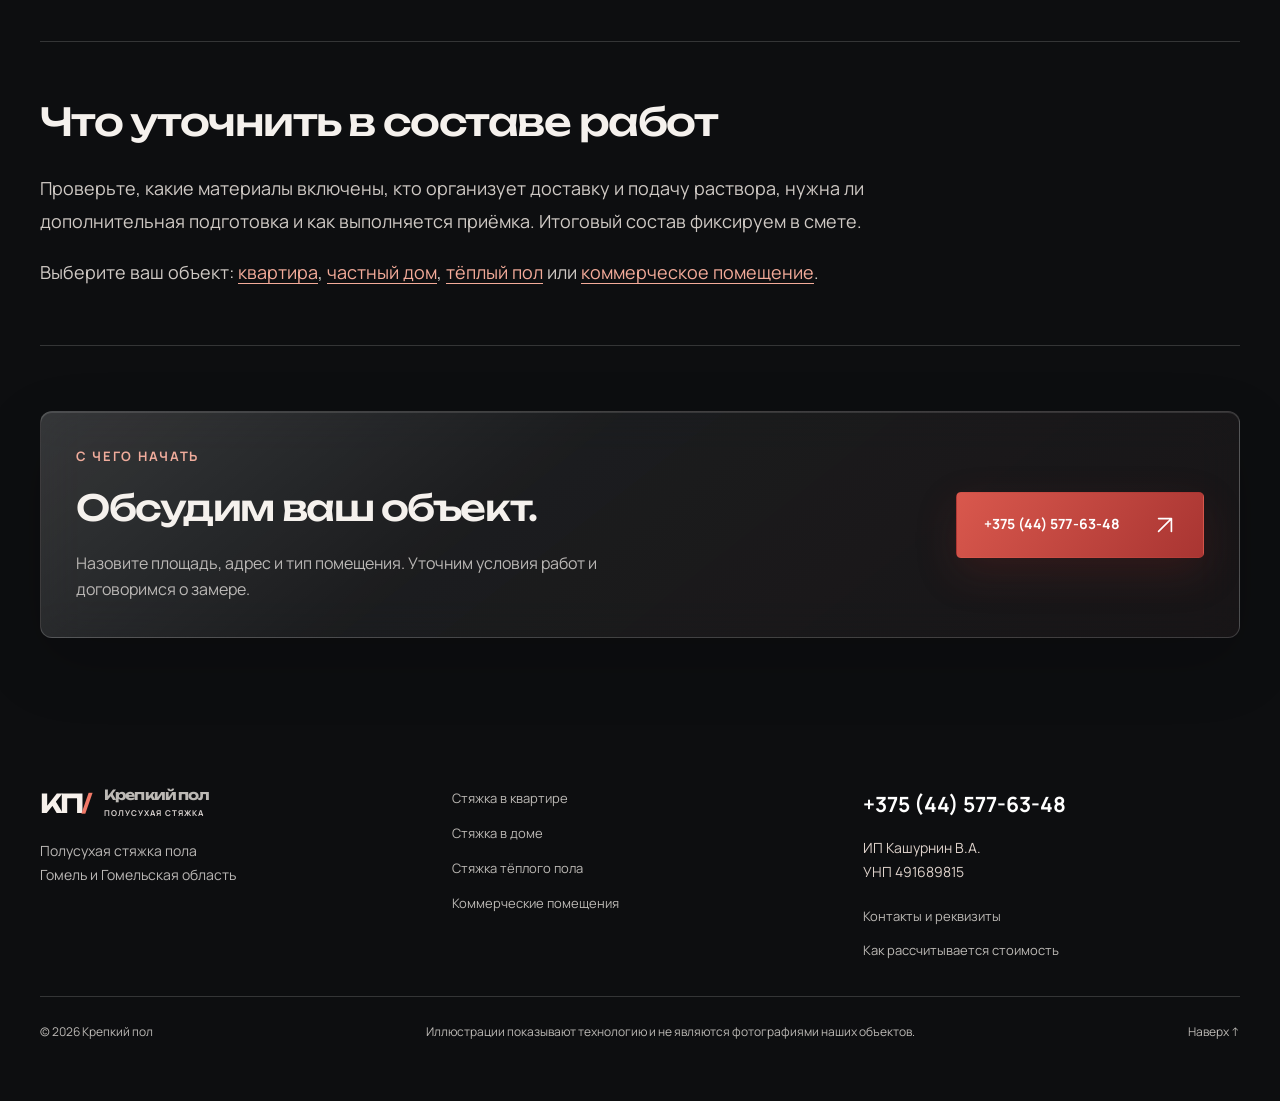
<file: ceny/index.html>
<!doctype html>
<html lang="ru-BY"><head><meta charset="utf-8">
<!-- Google tag (gtag.js) -->
<script async src="https://www.googletagmanager.com/gtag/js?id=G-V1LNWC9XXD"></script>
<script>
  window.dataLayer = window.dataLayer || [];
  function gtag(){dataLayer.push(arguments);}
  gtag('js', new Date());
  gtag('config', 'G-V1LNWC9XXD');
</script>
<meta name="viewport" content="width=device-width, initial-scale=1"><meta name="theme-color" content="#0d0e10"><title>Стоимость полусухой стяжки пола в Гомеле | Крепкий пол</title><meta name="description" content="Как рассчитывается стоимость стяжки пола в Гомеле: площадь, толщина слоя, подготовка и подача раствора. Точная смета после замера. +375 (44) 577-63-48."><meta name="robots" content="index, follow, max-image-preview:large"><link rel="canonical" href="https://krepkipol.by/ceny/"><meta property="og:type" content="website"><meta property="og:locale" content="ru_BY"><meta property="og:site_name" content="Крепкий пол"><meta property="og:title" content="Стоимость полусухой стяжки пола в Гомеле | Крепкий пол"><meta property="og:description" content="Как рассчитывается стоимость стяжки пола в Гомеле: площадь, толщина слоя, подготовка и подача раствора. Точная смета после замера. +375 (44) 577-63-48."><meta property="og:url" content="https://krepkipol.by/ceny/"><meta property="og:image" content="https://krepkipol.by/assets/og-cover.png"><meta property="og:image:width" content="1200"><meta property="og:image:height" content="630"><meta property="og:image:alt" content="Крепкий пол — полусухая стяжка пола в Гомеле"><meta name="twitter:card" content="summary_large_image"><meta name="twitter:title" content="Стоимость полусухой стяжки пола в Гомеле | Крепкий пол"><meta name="twitter:description" content="Как рассчитывается стоимость стяжки пола в Гомеле: площадь, толщина слоя, подготовка и подача раствора. Точная смета после замера. +375 (44) 577-63-48."><meta name="twitter:image" content="https://krepkipol.by/assets/og-cover.png"><link rel="icon" href="/assets/favicon.svg" type="image/svg+xml"><link rel="icon" href="/assets/favicon.png" type="image/png" sizes="48x48"><link rel="apple-touch-icon" href="/assets/apple-touch-icon.png"><link rel="manifest" href="/site.webmanifest"><link rel="preload" href="/assets/fonts/manrope-regular.woff" as="font" type="font/woff" crossorigin><link rel="stylesheet" href="/styles.css"><link rel="stylesheet" href="/revamp.css"><link rel="stylesheet" href="/site.css"><script type="application/ld+json">{"@context": "https://schema.org", "@graph": [{"@type": "Organization", "@id": "https://krepkipol.by/#organization", "name": "Крепкий пол", "alternateName": "Krepkipol.by", "legalName": "ИП Кашурнин В.А.", "taxID": "491689815", "url": "https://krepkipol.by/", "telephone": "+375445776348", "logo": {"@type": "ImageObject", "url": "https://krepkipol.by/assets/logo.png", "width": 512, "height": 512}, "areaServed": [{"@type": "City", "name": "Гомель"}, {"@type": "AdministrativeArea", "name": "Гомельская область"}], "contactPoint": {"@type": "ContactPoint", "telephone": "+375445776348", "contactType": "customer service", "availableLanguage": "ru"}}, {"@type": "WebSite", "@id": "https://krepkipol.by/#website", "url": "https://krepkipol.by/", "name": "Крепкий пол", "alternateName": "Krepkipol.by", "inLanguage": "ru-BY", "publisher": {"@id": "https://krepkipol.by/#organization"}}, {"@type": "WebPage", "@id": "https://krepkipol.by/ceny/#webpage", "url": "https://krepkipol.by/ceny/", "name": "Стоимость полусухой стяжки пола в Гомеле | Крепкий пол", "description": "Как рассчитывается стоимость стяжки пола в Гомеле: площадь, толщина слоя, подготовка и подача раствора. Точная смета после замера. +375 (44) 577-63-48.", "inLanguage": "ru-BY", "isPartOf": {"@id": "https://krepkipol.by/#website"}, "about": {"@id": "https://krepkipol.by/#organization"}}, {"@type": "BreadcrumbList", "itemListElement": [{"@type": "ListItem", "position": 1, "name": "Главная", "item": "https://krepkipol.by/"}, {"@type": "ListItem", "position": 2, "name": "Стоимость полусухой стяжки пола в Гомеле", "item": "https://krepkipol.by/ceny/"}]}]}</script></head><body>
<!-- Yandex.Metrika counter -->
<script type="text/javascript">
    (function(m,e,t,r,i,k,a){
        m[i]=m[i]||function(){(m[i].a=m[i].a||[]).push(arguments)};
        m[i].l=1*new Date();
        for (var j = 0; j < document.scripts.length; j++) {if (document.scripts[j].src === r) { return; }}
        k=e.createElement(t),a=e.getElementsByTagName(t)[0],k.async=1,k.src=r,a.parentNode.insertBefore(k,a)
    })(window, document,'script','https://mc.yandex.ru/metrika/tag.js?id=113597384', 'ym');

    ym(113597384, 'init', {ssr:true, webvisor:true, clickmap:true, ecommerce:"dataLayer", referrer: document.referrer, url: location.href, accurateTrackBounce:true, trackLinks:true});
</script>
<noscript><div><img src="https://mc.yandex.ru/watch/113597384" width="1" height="1" style="position:absolute; left:-9999px;" alt="" /></div></noscript>
<!-- /Yandex.Metrika counter -->
<div class="scroll-progress" aria-hidden="true"></div><a class="skip" href="#main">Перейти к содержимому</a><header class="header" id="top"><a class="brand" href="/" aria-label="Крепкий пол — главная"><span class="brand-mark">КП<span>/</span></span><span class="brand-name">Крепкий пол<small>ПОЛУСУХАЯ СТЯЖКА</small></span></a><nav class="nav" id="navigation" aria-label="Основная навигация"><a href="/#solutions">Услуги</a><a href="/ceny/">Стоимость</a><a href="/polezno/">Полезное</a><a href="/kontakty/">Контакты</a></nav><a class="header-phone" href="tel:+375445776348"><span class="phone-label">Обсудить объект</span>+375 (44) 577-63-48</a><button class="menu-toggle" aria-label="Открыть меню" aria-controls="navigation" aria-expanded="false"><span></span><span></span></button></header><main id="main" class="inner-main wrap"><nav class="breadcrumbs" aria-label="Хлебные крошки"><a href="/">Главная</a><span aria-hidden="true">/</span><span aria-current="page">Стоимость полусухой стяжки пола в Гомеле</span></nav><section class="page-heading"><p class="eyebrow">КРЕПКИЙ ПОЛ / ГОМЕЛЬ И ОБЛАСТЬ</p><h1>Стоимость<br><em>стяжки пола.</em></h1><p class="page-lead">Считаем конкретный объект. До начала работ согласуем состав сметы и итоговую стоимость — без универсальной цены за квадрат.</p><a class="button button-primary" href="tel:+375445776348">+375 (44) 577-63-48 <svg viewBox="0 0 24 24" fill="none" aria-hidden="true" focusable="false"><path d="M5 19 19 5M5 5h14v14" stroke="currentColor" stroke-width="1.8" stroke-linecap="round" stroke-linejoin="round"/></svg></a></section><section class="article-section"><h2>Что влияет на смету</h2><div class="factor-grid"><article class="glass"><h3>Площадь и геометрия</h3><p>Количество комнат, небольшие участки и сложная форма влияют на организацию работ.</p></article><article class="glass"><h3>Толщина слоя</h3><p>Перепады основания и отметки чистого пола определяют объём необходимого раствора.</p></article><article class="glass"><h3>Доступ и подача</h3><p>Учитываем этаж, маршрут шланга, подъезд и место для оборудования.</p></article><article class="glass"><h3>Подготовка основания</h3><p>Демонтаж, изоляция и другие дополнительные работы согласовываются отдельно.</p></article></div></section><section class="article-section"><h2>Как получаем точную стоимость</h2><ol><li>Вы называете площадь, тип помещения и расположение объекта.</li><li>Обсуждаем доступ, готовность основания и будущее покрытие.</li><li>На замере проверяем отметки и перепады.</li><li>Согласовываем смету, сроки и условия договора.</li></ol><p>Площадь из плана помогает начать разговор, но не заменяет замер перепадов основания. Если после замера потребуется другая конструкция или дополнительные работы, их обсуждаем до укладки.</p></section><section class="article-section"><h2>Что уточнить в составе работ</h2><p>Проверьте, какие материалы включены, кто организует доставку и подачу раствора, нужна ли дополнительная подготовка и как выполняется приёмка. Итоговый состав фиксируем в смете.</p><p>Выберите ваш объект: <a href="/styazhka-v-kvartire/">квартира</a>, <a href="/styazhka-v-dome/">частный дом</a>, <a href="/styazhka-teplogo-pola/">тёплый пол</a> или <a href="/styazhka-kommercheskih-pomeshcheniy/">коммерческое помещение</a>.</p></section><section class="page-cta glass"><div><p class="eyebrow">С ЧЕГО НАЧАТЬ</p><h2>Обсудим ваш объект.</h2><p>Назовите площадь, адрес и тип помещения. Уточним условия работ и договоримся о замере.</p></div><a class="button button-primary" href="tel:+375445776348">+375 (44) 577-63-48 <svg viewBox="0 0 24 24" fill="none" aria-hidden="true" focusable="false"><path d="M5 19 19 5M5 5h14v14" stroke="currentColor" stroke-width="1.8" stroke-linecap="round" stroke-linejoin="round"/></svg></a></section></main><footer class="footer wrap"><div><a class="brand" href="/"><span class="brand-mark">КП<span>/</span></span><span class="brand-name">Крепкий пол<small>ПОЛУСУХАЯ СТЯЖКА</small></span></a><p>Полусухая стяжка пола<br>Гомель и Гомельская область</p></div><nav aria-label="Услуги в подвале"><a href="/styazhka-v-kvartire/">Стяжка в квартире</a><a href="/styazhka-v-dome/">Стяжка в доме</a><a href="/styazhka-teplogo-pola/">Стяжка тёплого пола</a><a href="/styazhka-kommercheskih-pomeshcheniy/">Коммерческие помещения</a></nav><div class="footer-details"><a class="footer-phone" href="tel:+375445776348">+375 (44) 577-63-48</a><p>ИП Кашурнин В.А.<br>УНП 491689815</p><a href="/kontakty/">Контакты и реквизиты</a><a href="/ceny/">Как рассчитывается стоимость</a></div><div class="footer-bottom"><span>© 2026 Крепкий пол</span><span>Иллюстрации показывают технологию и не являются фотографиями наших объектов.</span><a href="#top">Наверх ↑</a></div></footer><a class="mobile-call" href="tel:+375445776348"><svg viewBox="0 0 24 24" fill="none" aria-hidden="true"><path d="M7 3 4 4c-2 2 1 8 5 12s10 7 12 5l1-3-6-3-2 2c-3-1-6-4-7-7l2-2-2-5Z" stroke="currentColor" stroke-width="1.7" stroke-linejoin="round"/></svg><span>Позвонить <b>+375 (44) 577-63-48</b></span></a><script src="/script.js" defer></script></body></html>
</file>
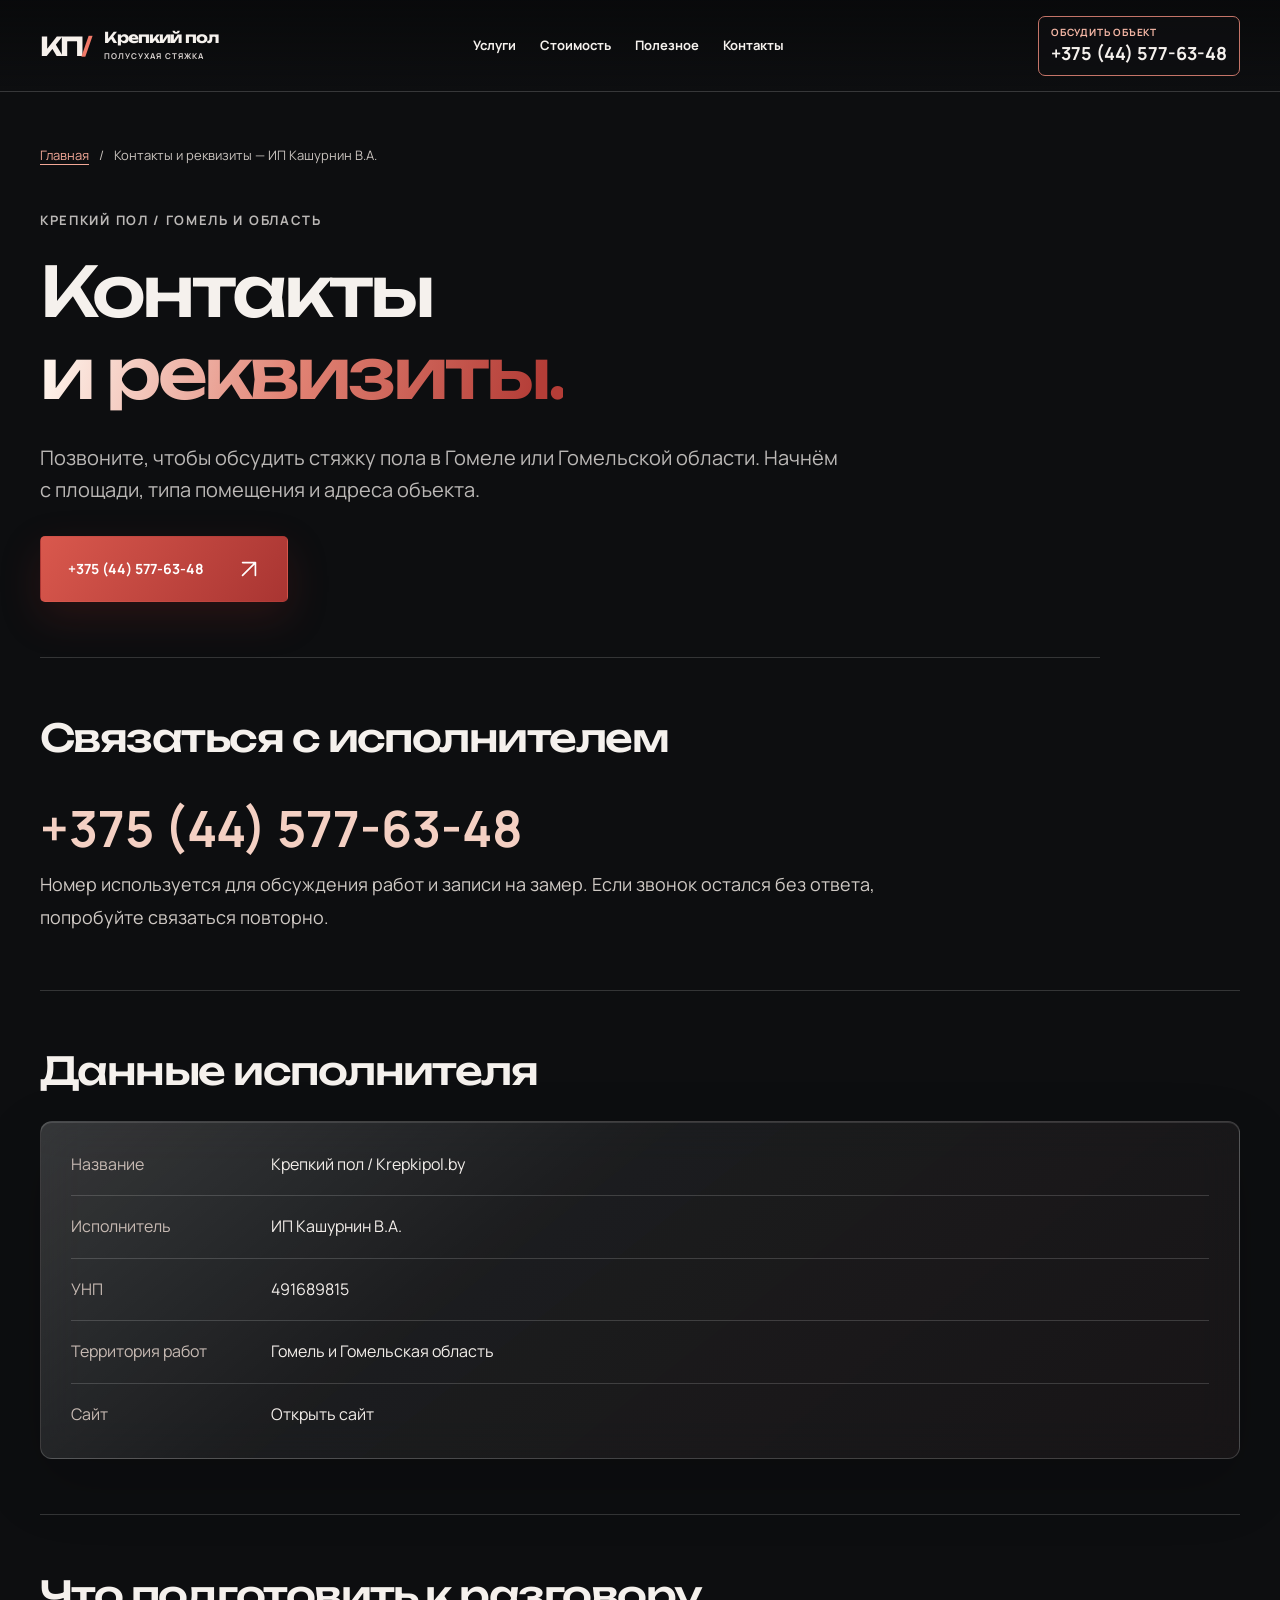
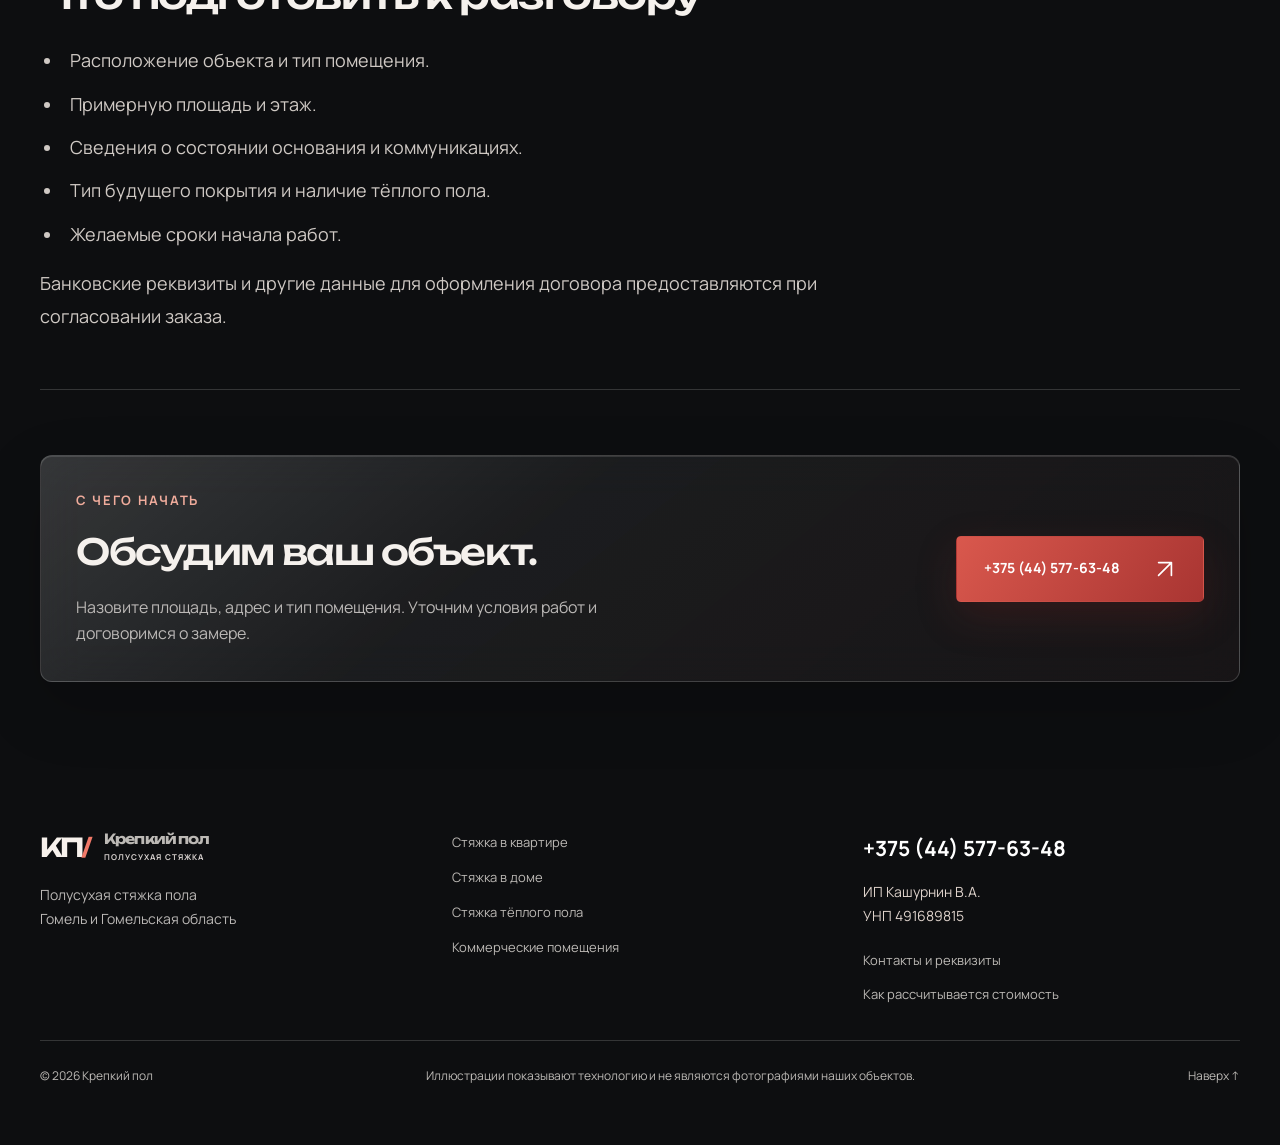
<file: kontakty/index.html>
<!doctype html>
<html lang="ru-BY"><head><meta charset="utf-8">
<!-- Google tag (gtag.js) -->
<script async src="https://www.googletagmanager.com/gtag/js?id=G-V1LNWC9XXD"></script>
<script>
  window.dataLayer = window.dataLayer || [];
  function gtag(){dataLayer.push(arguments);}
  gtag('js', new Date());
  gtag('config', 'G-V1LNWC9XXD');
</script>
<meta name="viewport" content="width=device-width, initial-scale=1"><meta name="theme-color" content="#0d0e10"><title>Контакты и реквизиты — ИП Кашурнин В.А. | Крепкий пол</title><meta name="description" content="Крепкий пол: +375 (44) 577-63-48. ИП Кашурнин В.А., УНП 491689815. Полусухая стяжка пола в Гомеле и Гомельской области. Обсуждение объекта и замера."><meta name="robots" content="index, follow, max-image-preview:large"><link rel="canonical" href="https://krepkipol.by/kontakty/"><meta property="og:type" content="website"><meta property="og:locale" content="ru_BY"><meta property="og:site_name" content="Крепкий пол"><meta property="og:title" content="Контакты и реквизиты — ИП Кашурнин В.А. | Крепкий пол"><meta property="og:description" content="Крепкий пол: +375 (44) 577-63-48. ИП Кашурнин В.А., УНП 491689815. Полусухая стяжка пола в Гомеле и Гомельской области. Обсуждение объекта и замера."><meta property="og:url" content="https://krepkipol.by/kontakty/"><meta property="og:image" content="https://krepkipol.by/assets/og-cover.png"><meta property="og:image:width" content="1200"><meta property="og:image:height" content="630"><meta property="og:image:alt" content="Крепкий пол — полусухая стяжка пола в Гомеле"><meta name="twitter:card" content="summary_large_image"><meta name="twitter:title" content="Контакты и реквизиты — ИП Кашурнин В.А. | Крепкий пол"><meta name="twitter:description" content="Крепкий пол: +375 (44) 577-63-48. ИП Кашурнин В.А., УНП 491689815. Полусухая стяжка пола в Гомеле и Гомельской области. Обсуждение объекта и замера."><meta name="twitter:image" content="https://krepkipol.by/assets/og-cover.png"><link rel="icon" href="/assets/favicon.svg" type="image/svg+xml"><link rel="icon" href="/assets/favicon.png" type="image/png" sizes="48x48"><link rel="apple-touch-icon" href="/assets/apple-touch-icon.png"><link rel="manifest" href="/site.webmanifest"><link rel="preload" href="/assets/fonts/manrope-regular.woff" as="font" type="font/woff" crossorigin><link rel="stylesheet" href="/styles.css"><link rel="stylesheet" href="/revamp.css"><link rel="stylesheet" href="/site.css"><script type="application/ld+json">{"@context": "https://schema.org", "@graph": [{"@type": "Organization", "@id": "https://krepkipol.by/#organization", "name": "Крепкий пол", "alternateName": "Krepkipol.by", "legalName": "ИП Кашурнин В.А.", "taxID": "491689815", "url": "https://krepkipol.by/", "telephone": "+375445776348", "logo": {"@type": "ImageObject", "url": "https://krepkipol.by/assets/logo.png", "width": 512, "height": 512}, "areaServed": [{"@type": "City", "name": "Гомель"}, {"@type": "AdministrativeArea", "name": "Гомельская область"}], "contactPoint": {"@type": "ContactPoint", "telephone": "+375445776348", "contactType": "customer service", "availableLanguage": "ru"}}, {"@type": "WebSite", "@id": "https://krepkipol.by/#website", "url": "https://krepkipol.by/", "name": "Крепкий пол", "alternateName": "Krepkipol.by", "inLanguage": "ru-BY", "publisher": {"@id": "https://krepkipol.by/#organization"}}, {"@type": "WebPage", "@id": "https://krepkipol.by/kontakty/#webpage", "url": "https://krepkipol.by/kontakty/", "name": "Контакты и реквизиты — ИП Кашурнин В.А. | Крепкий пол", "description": "Крепкий пол: +375 (44) 577-63-48. ИП Кашурнин В.А., УНП 491689815. Полусухая стяжка пола в Гомеле и Гомельской области. Обсуждение объекта и замера.", "inLanguage": "ru-BY", "isPartOf": {"@id": "https://krepkipol.by/#website"}, "about": {"@id": "https://krepkipol.by/#organization"}}, {"@type": "BreadcrumbList", "itemListElement": [{"@type": "ListItem", "position": 1, "name": "Главная", "item": "https://krepkipol.by/"}, {"@type": "ListItem", "position": 2, "name": "Контакты и реквизиты — ИП Кашурнин В.А.", "item": "https://krepkipol.by/kontakty/"}]}]}</script></head><body>
<!-- Yandex.Metrika counter -->
<script type="text/javascript">
    (function(m,e,t,r,i,k,a){
        m[i]=m[i]||function(){(m[i].a=m[i].a||[]).push(arguments)};
        m[i].l=1*new Date();
        for (var j = 0; j < document.scripts.length; j++) {if (document.scripts[j].src === r) { return; }}
        k=e.createElement(t),a=e.getElementsByTagName(t)[0],k.async=1,k.src=r,a.parentNode.insertBefore(k,a)
    })(window, document,'script','https://mc.yandex.ru/metrika/tag.js?id=113597384', 'ym');

    ym(113597384, 'init', {ssr:true, webvisor:true, clickmap:true, ecommerce:"dataLayer", referrer: document.referrer, url: location.href, accurateTrackBounce:true, trackLinks:true});
</script>
<noscript><div><img src="https://mc.yandex.ru/watch/113597384" width="1" height="1" style="position:absolute; left:-9999px;" alt="" /></div></noscript>
<!-- /Yandex.Metrika counter -->
<div class="scroll-progress" aria-hidden="true"></div><a class="skip" href="#main">Перейти к содержимому</a><header class="header" id="top"><a class="brand" href="/" aria-label="Крепкий пол — главная"><span class="brand-mark">КП<span>/</span></span><span class="brand-name">Крепкий пол<small>ПОЛУСУХАЯ СТЯЖКА</small></span></a><nav class="nav" id="navigation" aria-label="Основная навигация"><a href="/#solutions">Услуги</a><a href="/ceny/">Стоимость</a><a href="/polezno/">Полезное</a><a href="/kontakty/">Контакты</a></nav><a class="header-phone" href="tel:+375445776348"><span class="phone-label">Обсудить объект</span>+375 (44) 577-63-48</a><button class="menu-toggle" aria-label="Открыть меню" aria-controls="navigation" aria-expanded="false"><span></span><span></span></button></header><main id="main" class="inner-main wrap"><nav class="breadcrumbs" aria-label="Хлебные крошки"><a href="/">Главная</a><span aria-hidden="true">/</span><span aria-current="page">Контакты и реквизиты — ИП Кашурнин В.А.</span></nav><section class="page-heading"><p class="eyebrow">КРЕПКИЙ ПОЛ / ГОМЕЛЬ И ОБЛАСТЬ</p><h1>Контакты<br><em>и реквизиты.</em></h1><p class="page-lead">Позвоните, чтобы обсудить стяжку пола в Гомеле или Гомельской области. Начнём с площади, типа помещения и адреса объекта.</p><a class="button button-primary" href="tel:+375445776348">+375 (44) 577-63-48 <svg viewBox="0 0 24 24" fill="none" aria-hidden="true" focusable="false"><path d="M5 19 19 5M5 5h14v14" stroke="currentColor" stroke-width="1.8" stroke-linecap="round" stroke-linejoin="round"/></svg></a></section><section class="article-section"><h2>Связаться с исполнителем</h2><a class="contact-large" href="tel:+375445776348">+375 (44) 577-63-48</a><p>Номер используется для обсуждения работ и записи на замер. Если звонок остался без ответа, попробуйте связаться повторно.</p></section><section class="article-section"><h2>Данные исполнителя</h2><dl class="requisites glass"><div><dt>Название</dt><dd>Крепкий пол / Krepkipol.by</dd></div><div><dt>Исполнитель</dt><dd>ИП Кашурнин В.А.</dd></div><div><dt>УНП</dt><dd>491689815</dd></div><div><dt>Территория работ</dt><dd>Гомель и Гомельская область</dd></div><div><dt>Сайт</dt><dd><a href="https://krepkipol.by/">Открыть сайт</a></dd></div></dl></section><section class="article-section"><h2>Что подготовить к разговору</h2><ul><li>Расположение объекта и тип помещения.</li><li>Примерную площадь и этаж.</li><li>Сведения о состоянии основания и коммуникациях.</li><li>Тип будущего покрытия и наличие тёплого пола.</li><li>Желаемые сроки начала работ.</li></ul><p>Банковские реквизиты и другие данные для оформления договора предоставляются при согласовании заказа.</p></section><section class="page-cta glass"><div><p class="eyebrow">С ЧЕГО НАЧАТЬ</p><h2>Обсудим ваш объект.</h2><p>Назовите площадь, адрес и тип помещения. Уточним условия работ и договоримся о замере.</p></div><a class="button button-primary" href="tel:+375445776348">+375 (44) 577-63-48 <svg viewBox="0 0 24 24" fill="none" aria-hidden="true" focusable="false"><path d="M5 19 19 5M5 5h14v14" stroke="currentColor" stroke-width="1.8" stroke-linecap="round" stroke-linejoin="round"/></svg></a></section></main><footer class="footer wrap"><div><a class="brand" href="/"><span class="brand-mark">КП<span>/</span></span><span class="brand-name">Крепкий пол<small>ПОЛУСУХАЯ СТЯЖКА</small></span></a><p>Полусухая стяжка пола<br>Гомель и Гомельская область</p></div><nav aria-label="Услуги в подвале"><a href="/styazhka-v-kvartire/">Стяжка в квартире</a><a href="/styazhka-v-dome/">Стяжка в доме</a><a href="/styazhka-teplogo-pola/">Стяжка тёплого пола</a><a href="/styazhka-kommercheskih-pomeshcheniy/">Коммерческие помещения</a></nav><div class="footer-details"><a class="footer-phone" href="tel:+375445776348">+375 (44) 577-63-48</a><p>ИП Кашурнин В.А.<br>УНП 491689815</p><a href="/kontakty/">Контакты и реквизиты</a><a href="/ceny/">Как рассчитывается стоимость</a></div><div class="footer-bottom"><span>© 2026 Крепкий пол</span><span>Иллюстрации показывают технологию и не являются фотографиями наших объектов.</span><a href="#top">Наверх ↑</a></div></footer><a class="mobile-call" href="tel:+375445776348"><svg viewBox="0 0 24 24" fill="none" aria-hidden="true"><path d="M7 3 4 4c-2 2 1 8 5 12s10 7 12 5l1-3-6-3-2 2c-3-1-6-4-7-7l2-2-2-5Z" stroke="currentColor" stroke-width="1.7" stroke-linejoin="round"/></svg><span>Позвонить <b>+375 (44) 577-63-48</b></span></a><script src="/script.js" defer></script></body></html>
</file>
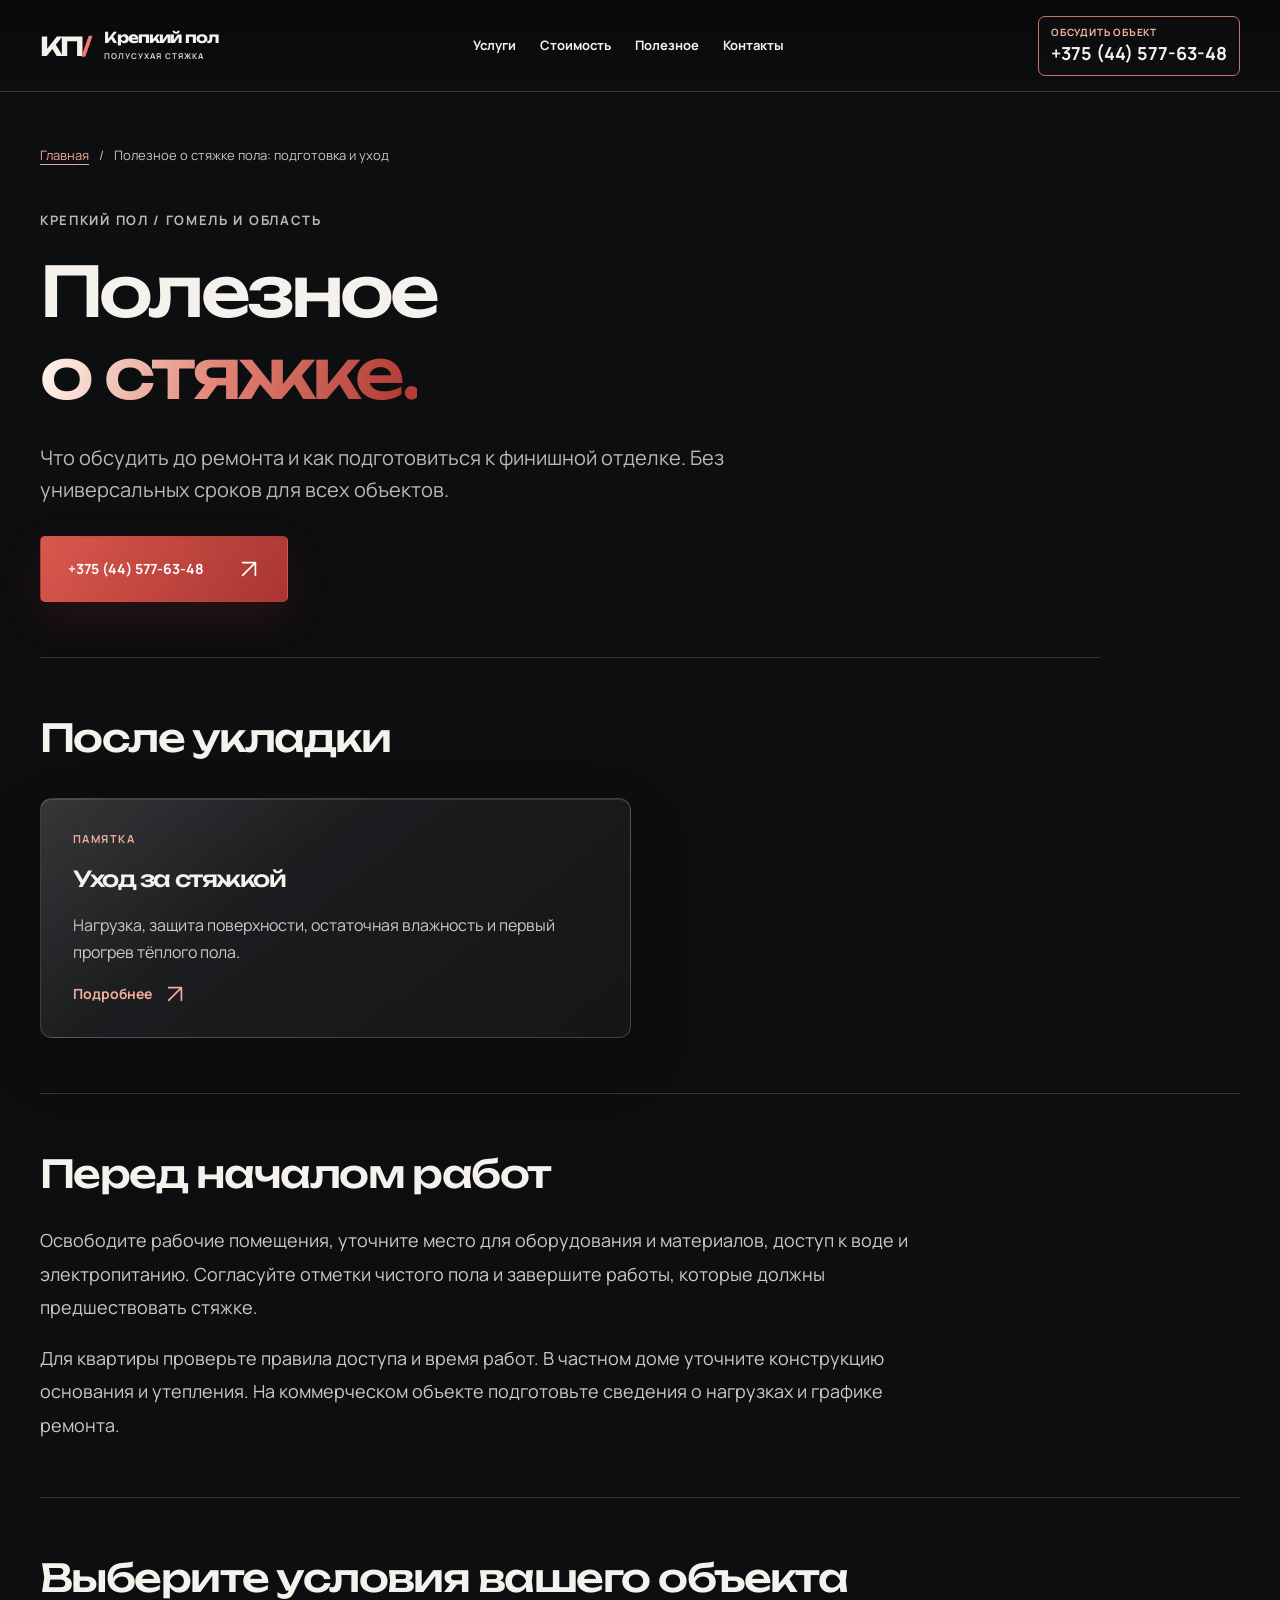
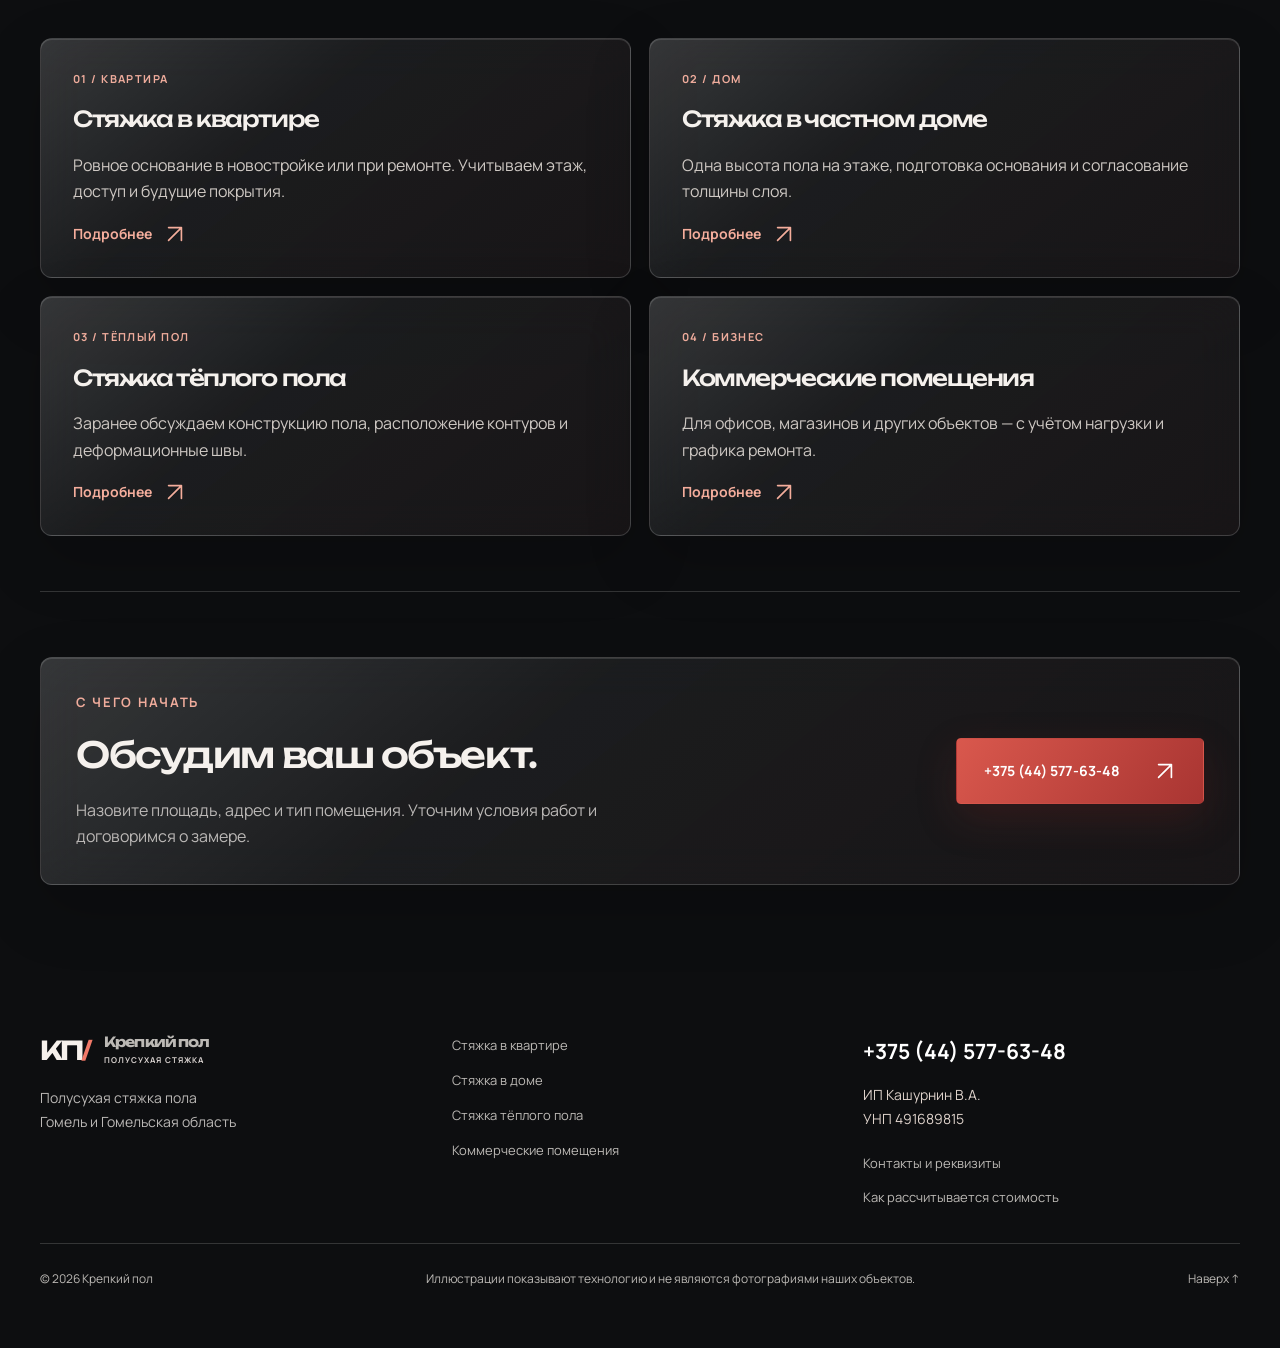
<file: polezno/index.html>
<!doctype html>
<html lang="ru-BY"><head><meta charset="utf-8">
<!-- Google tag (gtag.js) -->
<script async src="https://www.googletagmanager.com/gtag/js?id=G-V1LNWC9XXD"></script>
<script>
  window.dataLayer = window.dataLayer || [];
  function gtag(){dataLayer.push(arguments);}
  gtag('js', new Date());
  gtag('config', 'G-V1LNWC9XXD');
</script>
<meta name="viewport" content="width=device-width, initial-scale=1"><meta name="theme-color" content="#0d0e10"><title>Полезное о стяжке пола: подготовка и уход | Крепкий пол</title><meta name="description" content="Как подготовить объект к полусухой стяжке и ухаживать за полом после укладки. Практические вопросы о сушке, покрытиях и тёплом поле."><meta name="robots" content="index, follow, max-image-preview:large"><link rel="canonical" href="https://krepkipol.by/polezno/"><meta property="og:type" content="website"><meta property="og:locale" content="ru_BY"><meta property="og:site_name" content="Крепкий пол"><meta property="og:title" content="Полезное о стяжке пола: подготовка и уход | Крепкий пол"><meta property="og:description" content="Как подготовить объект к полусухой стяжке и ухаживать за полом после укладки. Практические вопросы о сушке, покрытиях и тёплом поле."><meta property="og:url" content="https://krepkipol.by/polezno/"><meta property="og:image" content="https://krepkipol.by/assets/og-cover.png"><meta property="og:image:width" content="1200"><meta property="og:image:height" content="630"><meta property="og:image:alt" content="Крепкий пол — полусухая стяжка пола в Гомеле"><meta name="twitter:card" content="summary_large_image"><meta name="twitter:title" content="Полезное о стяжке пола: подготовка и уход | Крепкий пол"><meta name="twitter:description" content="Как подготовить объект к полусухой стяжке и ухаживать за полом после укладки. Практические вопросы о сушке, покрытиях и тёплом поле."><meta name="twitter:image" content="https://krepkipol.by/assets/og-cover.png"><link rel="icon" href="/assets/favicon.svg" type="image/svg+xml"><link rel="icon" href="/assets/favicon.png" type="image/png" sizes="48x48"><link rel="apple-touch-icon" href="/assets/apple-touch-icon.png"><link rel="manifest" href="/site.webmanifest"><link rel="preload" href="/assets/fonts/manrope-regular.woff" as="font" type="font/woff" crossorigin><link rel="stylesheet" href="/styles.css"><link rel="stylesheet" href="/revamp.css"><link rel="stylesheet" href="/site.css"><script type="application/ld+json">{"@context": "https://schema.org", "@graph": [{"@type": "Organization", "@id": "https://krepkipol.by/#organization", "name": "Крепкий пол", "alternateName": "Krepkipol.by", "legalName": "ИП Кашурнин В.А.", "taxID": "491689815", "url": "https://krepkipol.by/", "telephone": "+375445776348", "logo": {"@type": "ImageObject", "url": "https://krepkipol.by/assets/logo.png", "width": 512, "height": 512}, "areaServed": [{"@type": "City", "name": "Гомель"}, {"@type": "AdministrativeArea", "name": "Гомельская область"}], "contactPoint": {"@type": "ContactPoint", "telephone": "+375445776348", "contactType": "customer service", "availableLanguage": "ru"}}, {"@type": "WebSite", "@id": "https://krepkipol.by/#website", "url": "https://krepkipol.by/", "name": "Крепкий пол", "alternateName": "Krepkipol.by", "inLanguage": "ru-BY", "publisher": {"@id": "https://krepkipol.by/#organization"}}, {"@type": "WebPage", "@id": "https://krepkipol.by/polezno/#webpage", "url": "https://krepkipol.by/polezno/", "name": "Полезное о стяжке пола: подготовка и уход | Крепкий пол", "description": "Как подготовить объект к полусухой стяжке и ухаживать за полом после укладки. Практические вопросы о сушке, покрытиях и тёплом поле.", "inLanguage": "ru-BY", "isPartOf": {"@id": "https://krepkipol.by/#website"}, "about": {"@id": "https://krepkipol.by/#organization"}}, {"@type": "BreadcrumbList", "itemListElement": [{"@type": "ListItem", "position": 1, "name": "Главная", "item": "https://krepkipol.by/"}, {"@type": "ListItem", "position": 2, "name": "Полезное о стяжке пола: подготовка и уход", "item": "https://krepkipol.by/polezno/"}]}]}</script></head><body>
<!-- Yandex.Metrika counter -->
<script type="text/javascript">
    (function(m,e,t,r,i,k,a){
        m[i]=m[i]||function(){(m[i].a=m[i].a||[]).push(arguments)};
        m[i].l=1*new Date();
        for (var j = 0; j < document.scripts.length; j++) {if (document.scripts[j].src === r) { return; }}
        k=e.createElement(t),a=e.getElementsByTagName(t)[0],k.async=1,k.src=r,a.parentNode.insertBefore(k,a)
    })(window, document,'script','https://mc.yandex.ru/metrika/tag.js?id=113597384', 'ym');

    ym(113597384, 'init', {ssr:true, webvisor:true, clickmap:true, ecommerce:"dataLayer", referrer: document.referrer, url: location.href, accurateTrackBounce:true, trackLinks:true});
</script>
<noscript><div><img src="https://mc.yandex.ru/watch/113597384" width="1" height="1" style="position:absolute; left:-9999px;" alt="" /></div></noscript>
<!-- /Yandex.Metrika counter -->
<div class="scroll-progress" aria-hidden="true"></div><a class="skip" href="#main">Перейти к содержимому</a><header class="header" id="top"><a class="brand" href="/" aria-label="Крепкий пол — главная"><span class="brand-mark">КП<span>/</span></span><span class="brand-name">Крепкий пол<small>ПОЛУСУХАЯ СТЯЖКА</small></span></a><nav class="nav" id="navigation" aria-label="Основная навигация"><a href="/#solutions">Услуги</a><a href="/ceny/">Стоимость</a><a href="/polezno/">Полезное</a><a href="/kontakty/">Контакты</a></nav><a class="header-phone" href="tel:+375445776348"><span class="phone-label">Обсудить объект</span>+375 (44) 577-63-48</a><button class="menu-toggle" aria-label="Открыть меню" aria-controls="navigation" aria-expanded="false"><span></span><span></span></button></header><main id="main" class="inner-main wrap"><nav class="breadcrumbs" aria-label="Хлебные крошки"><a href="/">Главная</a><span aria-hidden="true">/</span><span aria-current="page">Полезное о стяжке пола: подготовка и уход</span></nav><section class="page-heading"><p class="eyebrow">КРЕПКИЙ ПОЛ / ГОМЕЛЬ И ОБЛАСТЬ</p><h1>Полезное<br><em>о стяжке.</em></h1><p class="page-lead">Что обсудить до ремонта и как подготовиться к финишной отделке. Без универсальных сроков для всех объектов.</p><a class="button button-primary" href="tel:+375445776348">+375 (44) 577-63-48 <svg viewBox="0 0 24 24" fill="none" aria-hidden="true" focusable="false"><path d="M5 19 19 5M5 5h14v14" stroke="currentColor" stroke-width="1.8" stroke-linecap="round" stroke-linejoin="round"/></svg></a></section><section class="article-section"><h2>После укладки</h2><div class="service-grid"><a class="service-card glass" href="/polezno/uhod-za-styazhkoy/"><span class="eyebrow">ПАМЯТКА</span><h3>Уход за стяжкой</h3><p>Нагрузка, защита поверхности, остаточная влажность и первый прогрев тёплого пола.</p><span class="card-link">Подробнее <svg viewBox="0 0 24 24" fill="none" aria-hidden="true" focusable="false"><path d="M5 19 19 5M5 5h14v14" stroke="currentColor" stroke-width="1.8" stroke-linecap="round" stroke-linejoin="round"/></svg></span></a></div></section><section class="article-section"><h2>Перед началом работ</h2><p>Освободите рабочие помещения, уточните место для оборудования и материалов, доступ к воде и электропитанию. Согласуйте отметки чистого пола и завершите работы, которые должны предшествовать стяжке.</p><p>Для квартиры проверьте правила доступа и время работ. В частном доме уточните конструкцию основания и утепления. На коммерческом объекте подготовьте сведения о нагрузках и графике ремонта.</p></section><section class="article-section"><h2>Выберите условия вашего объекта</h2><div class="service-grid"><a class="service-card glass" href="/styazhka-v-kvartire/"><span class="eyebrow">01 / КВАРТИРА</span><h3>Стяжка в квартире</h3><p>Ровное основание в новостройке или при ремонте. Учитываем этаж, доступ и будущие покрытия.</p><span class="card-link">Подробнее <svg viewBox="0 0 24 24" fill="none" aria-hidden="true" focusable="false"><path d="M5 19 19 5M5 5h14v14" stroke="currentColor" stroke-width="1.8" stroke-linecap="round" stroke-linejoin="round"/></svg></span></a><a class="service-card glass" href="/styazhka-v-dome/"><span class="eyebrow">02 / ДОМ</span><h3>Стяжка в частном доме</h3><p>Одна высота пола на этаже, подготовка основания и согласование толщины слоя.</p><span class="card-link">Подробнее <svg viewBox="0 0 24 24" fill="none" aria-hidden="true" focusable="false"><path d="M5 19 19 5M5 5h14v14" stroke="currentColor" stroke-width="1.8" stroke-linecap="round" stroke-linejoin="round"/></svg></span></a><a class="service-card glass" href="/styazhka-teplogo-pola/"><span class="eyebrow">03 / ТЁПЛЫЙ ПОЛ</span><h3>Стяжка тёплого пола</h3><p>Заранее обсуждаем конструкцию пола, расположение контуров и деформационные швы.</p><span class="card-link">Подробнее <svg viewBox="0 0 24 24" fill="none" aria-hidden="true" focusable="false"><path d="M5 19 19 5M5 5h14v14" stroke="currentColor" stroke-width="1.8" stroke-linecap="round" stroke-linejoin="round"/></svg></span></a><a class="service-card glass" href="/styazhka-kommercheskih-pomeshcheniy/"><span class="eyebrow">04 / БИЗНЕС</span><h3>Коммерческие помещения</h3><p>Для офисов, магазинов и других объектов — с учётом нагрузки и графика ремонта.</p><span class="card-link">Подробнее <svg viewBox="0 0 24 24" fill="none" aria-hidden="true" focusable="false"><path d="M5 19 19 5M5 5h14v14" stroke="currentColor" stroke-width="1.8" stroke-linecap="round" stroke-linejoin="round"/></svg></span></a></div></section><section class="page-cta glass"><div><p class="eyebrow">С ЧЕГО НАЧАТЬ</p><h2>Обсудим ваш объект.</h2><p>Назовите площадь, адрес и тип помещения. Уточним условия работ и договоримся о замере.</p></div><a class="button button-primary" href="tel:+375445776348">+375 (44) 577-63-48 <svg viewBox="0 0 24 24" fill="none" aria-hidden="true" focusable="false"><path d="M5 19 19 5M5 5h14v14" stroke="currentColor" stroke-width="1.8" stroke-linecap="round" stroke-linejoin="round"/></svg></a></section></main><footer class="footer wrap"><div><a class="brand" href="/"><span class="brand-mark">КП<span>/</span></span><span class="brand-name">Крепкий пол<small>ПОЛУСУХАЯ СТЯЖКА</small></span></a><p>Полусухая стяжка пола<br>Гомель и Гомельская область</p></div><nav aria-label="Услуги в подвале"><a href="/styazhka-v-kvartire/">Стяжка в квартире</a><a href="/styazhka-v-dome/">Стяжка в доме</a><a href="/styazhka-teplogo-pola/">Стяжка тёплого пола</a><a href="/styazhka-kommercheskih-pomeshcheniy/">Коммерческие помещения</a></nav><div class="footer-details"><a class="footer-phone" href="tel:+375445776348">+375 (44) 577-63-48</a><p>ИП Кашурнин В.А.<br>УНП 491689815</p><a href="/kontakty/">Контакты и реквизиты</a><a href="/ceny/">Как рассчитывается стоимость</a></div><div class="footer-bottom"><span>© 2026 Крепкий пол</span><span>Иллюстрации показывают технологию и не являются фотографиями наших объектов.</span><a href="#top">Наверх ↑</a></div></footer><a class="mobile-call" href="tel:+375445776348"><svg viewBox="0 0 24 24" fill="none" aria-hidden="true"><path d="M7 3 4 4c-2 2 1 8 5 12s10 7 12 5l1-3-6-3-2 2c-3-1-6-4-7-7l2-2-2-5Z" stroke="currentColor" stroke-width="1.7" stroke-linejoin="round"/></svg><span>Позвонить <b>+375 (44) 577-63-48</b></span></a><script src="/script.js" defer></script></body></html>
</file>
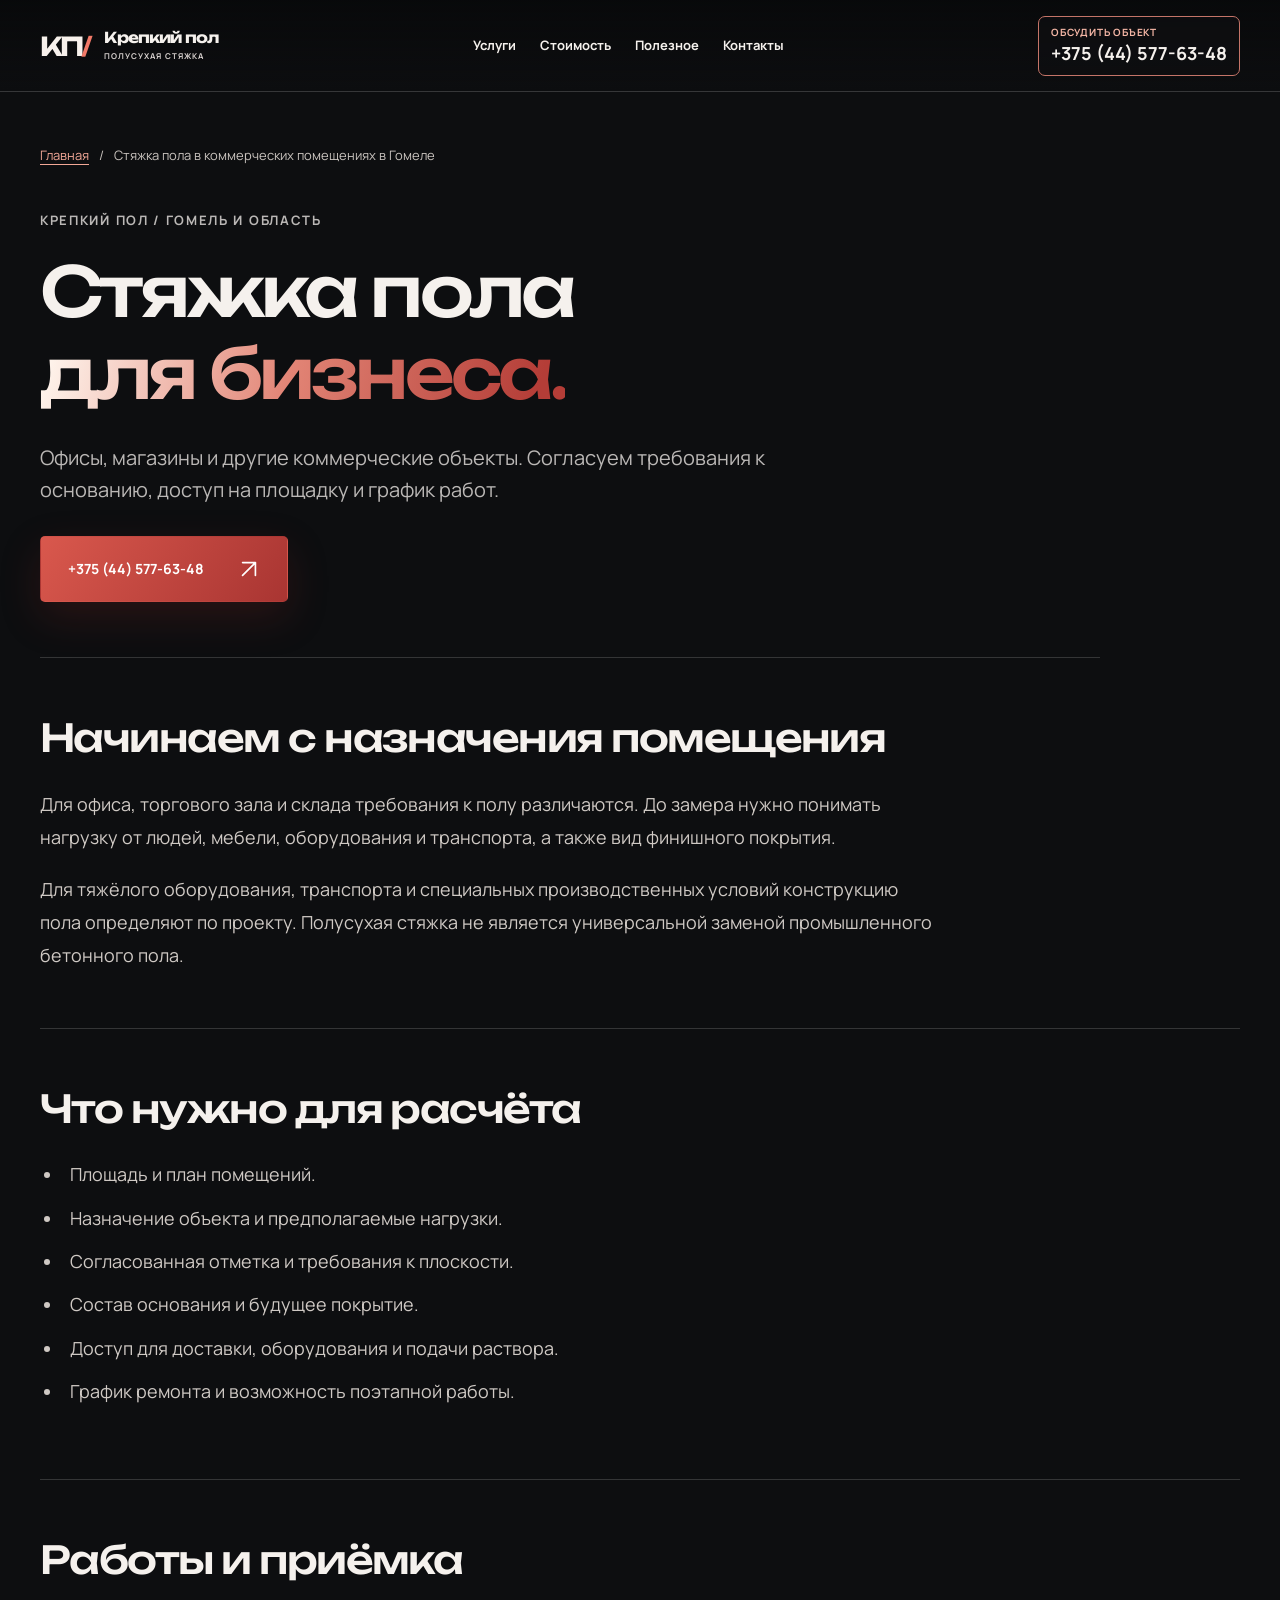
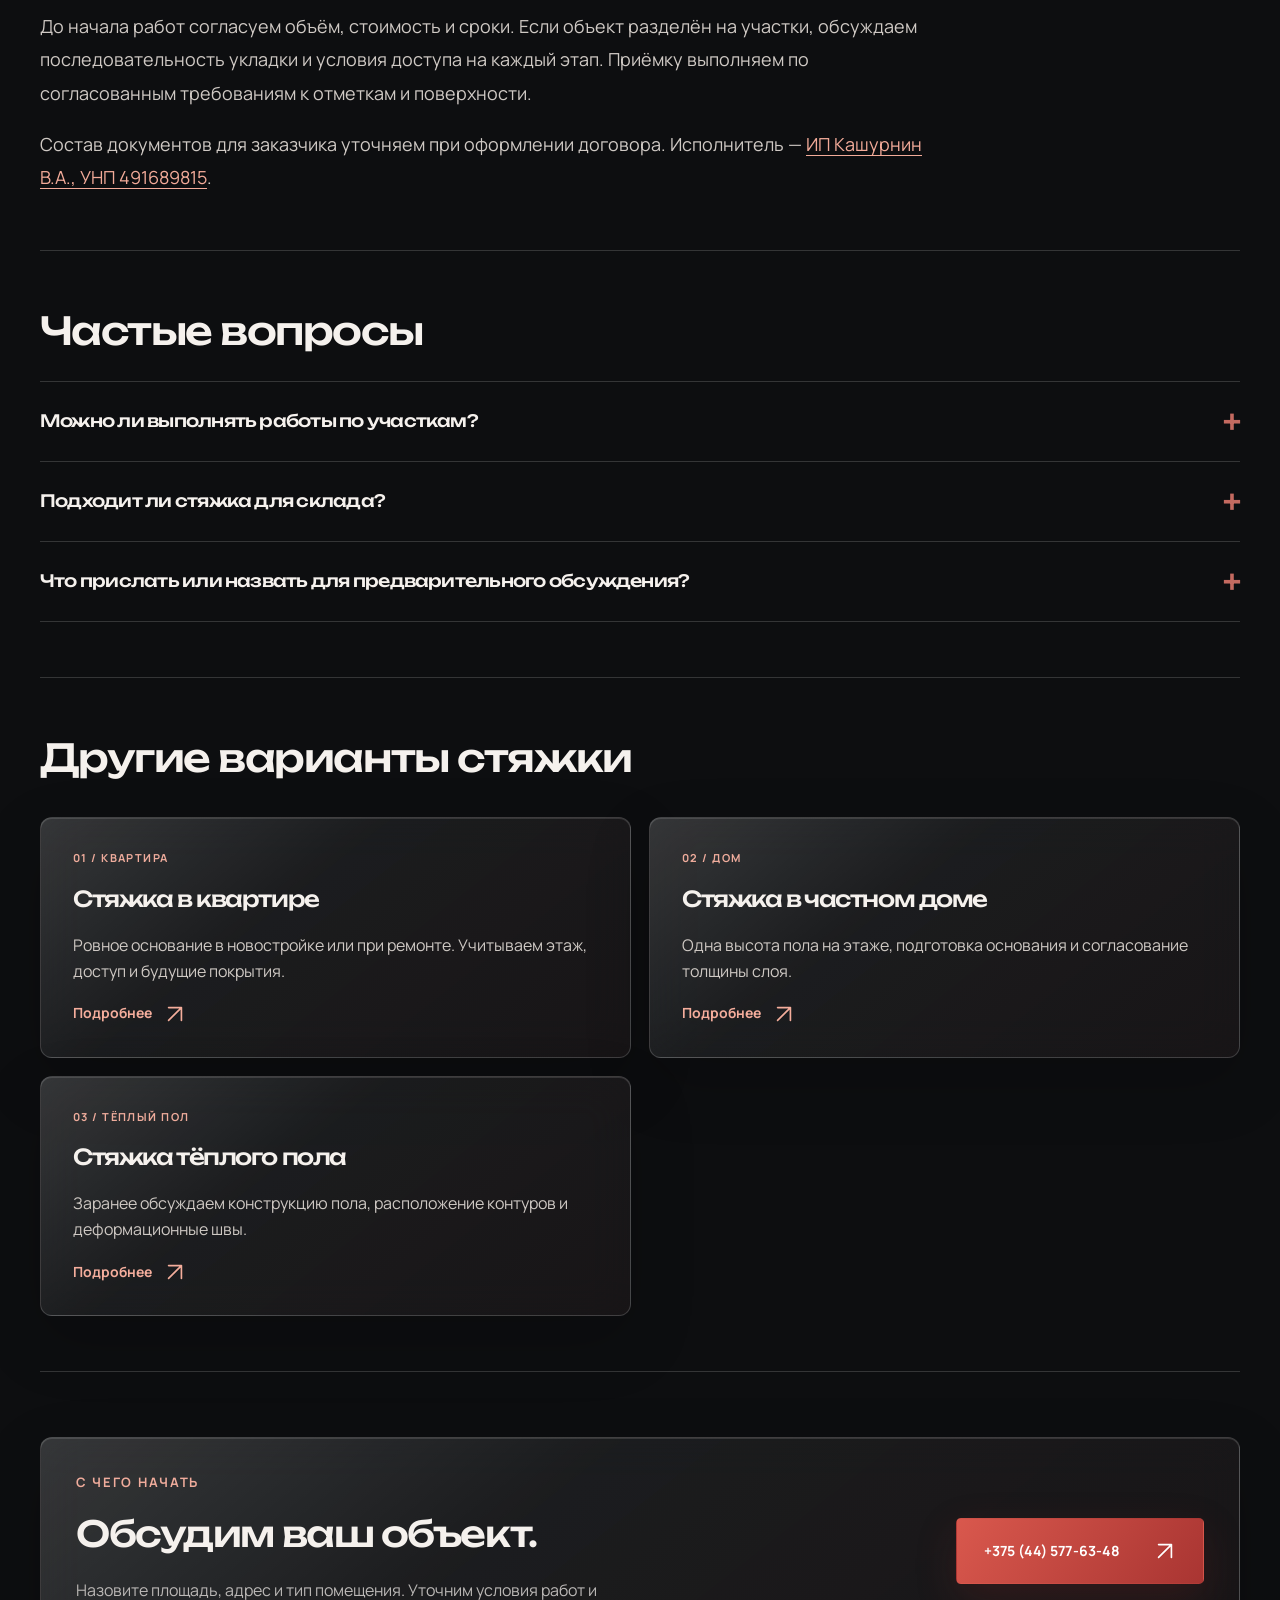
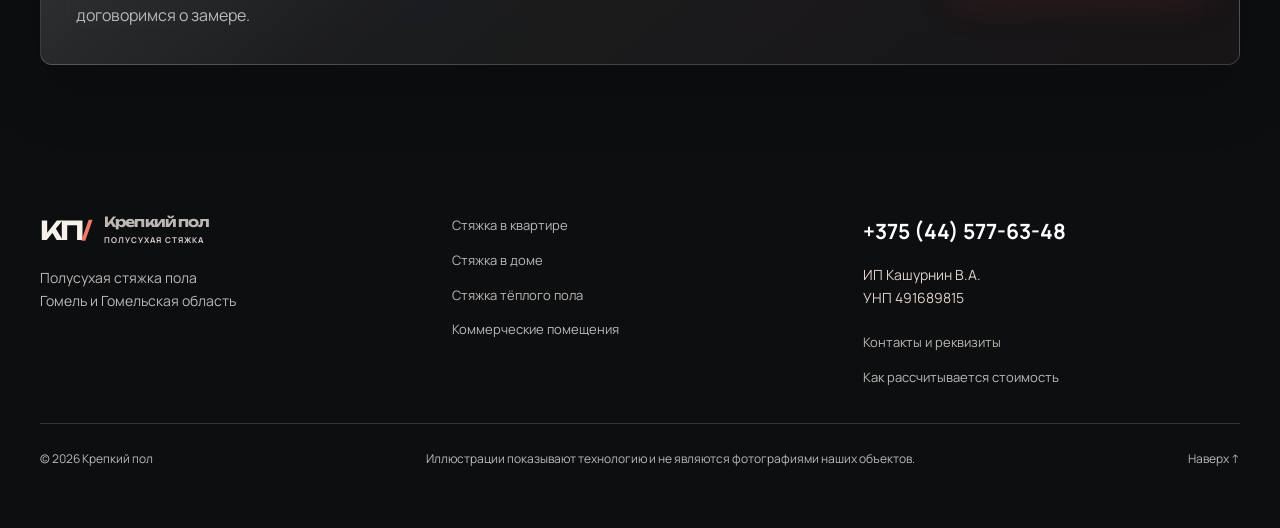
<file: styazhka-kommercheskih-pomeshcheniy/index.html>
<!doctype html>
<html lang="ru-BY"><head><meta charset="utf-8">
<!-- Google tag (gtag.js) -->
<script async src="https://www.googletagmanager.com/gtag/js?id=G-V1LNWC9XXD"></script>
<script>
  window.dataLayer = window.dataLayer || [];
  function gtag(){dataLayer.push(arguments);}
  gtag('js', new Date());
  gtag('config', 'G-V1LNWC9XXD');
</script>
<meta name="viewport" content="width=device-width, initial-scale=1"><meta name="theme-color" content="#0d0e10"><title>Стяжка пола в коммерческих помещениях в Гомеле | Крепкий пол</title><meta name="description" content="Полусухая стяжка для офисов, магазинов и коммерческих помещений в Гомеле и области. Учитываем нагрузки, доступ и график ремонта. Работа по согласованной смете."><meta name="robots" content="index, follow, max-image-preview:large"><link rel="canonical" href="https://krepkipol.by/styazhka-kommercheskih-pomeshcheniy/"><meta property="og:type" content="website"><meta property="og:locale" content="ru_BY"><meta property="og:site_name" content="Крепкий пол"><meta property="og:title" content="Стяжка пола в коммерческих помещениях в Гомеле | Крепкий пол"><meta property="og:description" content="Полусухая стяжка для офисов, магазинов и коммерческих помещений в Гомеле и области. Учитываем нагрузки, доступ и график ремонта. Работа по согласованной смете."><meta property="og:url" content="https://krepkipol.by/styazhka-kommercheskih-pomeshcheniy/"><meta property="og:image" content="https://krepkipol.by/assets/og-cover.png"><meta property="og:image:width" content="1200"><meta property="og:image:height" content="630"><meta property="og:image:alt" content="Крепкий пол — полусухая стяжка пола в Гомеле"><meta name="twitter:card" content="summary_large_image"><meta name="twitter:title" content="Стяжка пола в коммерческих помещениях в Гомеле | Крепкий пол"><meta name="twitter:description" content="Полусухая стяжка для офисов, магазинов и коммерческих помещений в Гомеле и области. Учитываем нагрузки, доступ и график ремонта. Работа по согласованной смете."><meta name="twitter:image" content="https://krepkipol.by/assets/og-cover.png"><link rel="icon" href="/assets/favicon.svg" type="image/svg+xml"><link rel="icon" href="/assets/favicon.png" type="image/png" sizes="48x48"><link rel="apple-touch-icon" href="/assets/apple-touch-icon.png"><link rel="manifest" href="/site.webmanifest"><link rel="preload" href="/assets/fonts/manrope-regular.woff" as="font" type="font/woff" crossorigin><link rel="stylesheet" href="/styles.css"><link rel="stylesheet" href="/revamp.css"><link rel="stylesheet" href="/site.css"><script type="application/ld+json">{"@context": "https://schema.org", "@graph": [{"@type": "Organization", "@id": "https://krepkipol.by/#organization", "name": "Крепкий пол", "alternateName": "Krepkipol.by", "legalName": "ИП Кашурнин В.А.", "taxID": "491689815", "url": "https://krepkipol.by/", "telephone": "+375445776348", "logo": {"@type": "ImageObject", "url": "https://krepkipol.by/assets/logo.png", "width": 512, "height": 512}, "areaServed": [{"@type": "City", "name": "Гомель"}, {"@type": "AdministrativeArea", "name": "Гомельская область"}], "contactPoint": {"@type": "ContactPoint", "telephone": "+375445776348", "contactType": "customer service", "availableLanguage": "ru"}}, {"@type": "WebSite", "@id": "https://krepkipol.by/#website", "url": "https://krepkipol.by/", "name": "Крепкий пол", "alternateName": "Krepkipol.by", "inLanguage": "ru-BY", "publisher": {"@id": "https://krepkipol.by/#organization"}}, {"@type": "WebPage", "@id": "https://krepkipol.by/styazhka-kommercheskih-pomeshcheniy/#webpage", "url": "https://krepkipol.by/styazhka-kommercheskih-pomeshcheniy/", "name": "Стяжка пола в коммерческих помещениях в Гомеле | Крепкий пол", "description": "Полусухая стяжка для офисов, магазинов и коммерческих помещений в Гомеле и области. Учитываем нагрузки, доступ и график ремонта. Работа по согласованной смете.", "inLanguage": "ru-BY", "isPartOf": {"@id": "https://krepkipol.by/#website"}, "about": {"@id": "https://krepkipol.by/#organization"}}, {"@type": "BreadcrumbList", "itemListElement": [{"@type": "ListItem", "position": 1, "name": "Главная", "item": "https://krepkipol.by/"}, {"@type": "ListItem", "position": 2, "name": "Стяжка пола в коммерческих помещениях в Гомеле", "item": "https://krepkipol.by/styazhka-kommercheskih-pomeshcheniy/"}]}, {"@type": "Service", "@id": "https://krepkipol.by/styazhka-kommercheskih-pomeshcheniy/#service", "name": "Стяжка пола в коммерческих помещениях в Гомеле", "serviceType": "Полусухая стяжка пола", "url": "https://krepkipol.by/styazhka-kommercheskih-pomeshcheniy/", "description": "Полусухая стяжка для офисов, магазинов и коммерческих помещений в Гомеле и области. Учитываем нагрузки, доступ и график ремонта. Работа по согласованной смете.", "provider": {"@id": "https://krepkipol.by/#organization"}, "areaServed": [{"@type": "City", "name": "Гомель"}, {"@type": "AdministrativeArea", "name": "Гомельская область"}]}, {"@type": "FAQPage", "@id": "https://krepkipol.by/styazhka-kommercheskih-pomeshcheniy/#faq", "mainEntity": [{"@type": "Question", "name": "Можно ли выполнять работы по участкам?", "acceptedAnswer": {"@type": "Answer", "text": "Возможность поэтапной укладки обсуждаем по плану помещений, условиям доступа и графику ремонта."}}, {"@type": "Question", "name": "Подходит ли стяжка для склада?", "acceptedAnswer": {"@type": "Answer", "text": "Это зависит от нагрузки и назначения пола. При тяжёлой технике или специальных нагрузках конструкцию определяют по проекту."}}, {"@type": "Question", "name": "Что прислать или назвать для предварительного обсуждения?", "acceptedAnswer": {"@type": "Answer", "text": "Площадь, расположение объекта, назначение помещения, желаемые сроки и сведения о готовности основания."}}]}]}</script></head><body>
<!-- Yandex.Metrika counter -->
<script type="text/javascript">
    (function(m,e,t,r,i,k,a){
        m[i]=m[i]||function(){(m[i].a=m[i].a||[]).push(arguments)};
        m[i].l=1*new Date();
        for (var j = 0; j < document.scripts.length; j++) {if (document.scripts[j].src === r) { return; }}
        k=e.createElement(t),a=e.getElementsByTagName(t)[0],k.async=1,k.src=r,a.parentNode.insertBefore(k,a)
    })(window, document,'script','https://mc.yandex.ru/metrika/tag.js?id=113597384', 'ym');

    ym(113597384, 'init', {ssr:true, webvisor:true, clickmap:true, ecommerce:"dataLayer", referrer: document.referrer, url: location.href, accurateTrackBounce:true, trackLinks:true});
</script>
<noscript><div><img src="https://mc.yandex.ru/watch/113597384" width="1" height="1" style="position:absolute; left:-9999px;" alt="" /></div></noscript>
<!-- /Yandex.Metrika counter -->
<div class="scroll-progress" aria-hidden="true"></div><a class="skip" href="#main">Перейти к содержимому</a><header class="header" id="top"><a class="brand" href="/" aria-label="Крепкий пол — главная"><span class="brand-mark">КП<span>/</span></span><span class="brand-name">Крепкий пол<small>ПОЛУСУХАЯ СТЯЖКА</small></span></a><nav class="nav" id="navigation" aria-label="Основная навигация"><a href="/#solutions">Услуги</a><a href="/ceny/">Стоимость</a><a href="/polezno/">Полезное</a><a href="/kontakty/">Контакты</a></nav><a class="header-phone" href="tel:+375445776348"><span class="phone-label">Обсудить объект</span>+375 (44) 577-63-48</a><button class="menu-toggle" aria-label="Открыть меню" aria-controls="navigation" aria-expanded="false"><span></span><span></span></button></header><main id="main" class="inner-main wrap"><nav class="breadcrumbs" aria-label="Хлебные крошки"><a href="/">Главная</a><span aria-hidden="true">/</span><span aria-current="page">Стяжка пола в коммерческих помещениях в Гомеле</span></nav><section class="page-heading"><p class="eyebrow">КРЕПКИЙ ПОЛ / ГОМЕЛЬ И ОБЛАСТЬ</p><h1>Стяжка пола<br><em>для бизнеса.</em></h1><p class="page-lead">Офисы, магазины и другие коммерческие объекты. Согласуем требования к основанию, доступ на площадку и график работ.</p><a class="button button-primary" href="tel:+375445776348">+375 (44) 577-63-48 <svg viewBox="0 0 24 24" fill="none" aria-hidden="true" focusable="false"><path d="M5 19 19 5M5 5h14v14" stroke="currentColor" stroke-width="1.8" stroke-linecap="round" stroke-linejoin="round"/></svg></a></section><section class="article-section"><h2>Начинаем с назначения помещения</h2><p>Для офиса, торгового зала и склада требования к полу различаются. До замера нужно понимать нагрузку от людей, мебели, оборудования и транспорта, а также вид финишного покрытия.</p><p>Для тяжёлого оборудования, транспорта и специальных производственных условий конструкцию пола определяют по проекту. Полусухая стяжка не является универсальной заменой промышленного бетонного пола.</p></section><section class="article-section"><h2>Что нужно для расчёта</h2><ul><li>Площадь и план помещений.</li><li>Назначение объекта и предполагаемые нагрузки.</li><li>Согласованная отметка и требования к плоскости.</li><li>Состав основания и будущее покрытие.</li><li>Доступ для доставки, оборудования и подачи раствора.</li><li>График ремонта и возможность поэтапной работы.</li></ul></section><section class="article-section"><h2>Работы и приёмка</h2><p>До начала работ согласуем объём, стоимость и сроки. Если объект разделён на участки, обсуждаем последовательность укладки и условия доступа на каждый этап. Приёмку выполняем по согласованным требованиям к отметкам и поверхности.</p><p>Состав документов для заказчика уточняем при оформлении договора. Исполнитель — <a href="/kontakty/">ИП Кашурнин В.А., УНП 491689815</a>.</p></section><section class="article-section"><h2>Частые вопросы</h2><div class="faq-list"><details><summary>Можно ли выполнять работы по участкам?<span aria-hidden="true">+</span></summary><p>Возможность поэтапной укладки обсуждаем по плану помещений, условиям доступа и графику ремонта.</p></details><details><summary>Подходит ли стяжка для склада?<span aria-hidden="true">+</span></summary><p>Это зависит от нагрузки и назначения пола. При тяжёлой технике или специальных нагрузках конструкцию определяют по проекту.</p></details><details><summary>Что прислать или назвать для предварительного обсуждения?<span aria-hidden="true">+</span></summary><p>Площадь, расположение объекта, назначение помещения, желаемые сроки и сведения о готовности основания.</p></details></div></section><section class="article-section"><h2>Другие варианты стяжки</h2><div class="service-grid"><a class="service-card glass" href="/styazhka-v-kvartire/"><span class="eyebrow">01 / КВАРТИРА</span><h3>Стяжка в квартире</h3><p>Ровное основание в новостройке или при ремонте. Учитываем этаж, доступ и будущие покрытия.</p><span class="card-link">Подробнее <svg viewBox="0 0 24 24" fill="none" aria-hidden="true" focusable="false"><path d="M5 19 19 5M5 5h14v14" stroke="currentColor" stroke-width="1.8" stroke-linecap="round" stroke-linejoin="round"/></svg></span></a><a class="service-card glass" href="/styazhka-v-dome/"><span class="eyebrow">02 / ДОМ</span><h3>Стяжка в частном доме</h3><p>Одна высота пола на этаже, подготовка основания и согласование толщины слоя.</p><span class="card-link">Подробнее <svg viewBox="0 0 24 24" fill="none" aria-hidden="true" focusable="false"><path d="M5 19 19 5M5 5h14v14" stroke="currentColor" stroke-width="1.8" stroke-linecap="round" stroke-linejoin="round"/></svg></span></a><a class="service-card glass" href="/styazhka-teplogo-pola/"><span class="eyebrow">03 / ТЁПЛЫЙ ПОЛ</span><h3>Стяжка тёплого пола</h3><p>Заранее обсуждаем конструкцию пола, расположение контуров и деформационные швы.</p><span class="card-link">Подробнее <svg viewBox="0 0 24 24" fill="none" aria-hidden="true" focusable="false"><path d="M5 19 19 5M5 5h14v14" stroke="currentColor" stroke-width="1.8" stroke-linecap="round" stroke-linejoin="round"/></svg></span></a></div></section><section class="page-cta glass"><div><p class="eyebrow">С ЧЕГО НАЧАТЬ</p><h2>Обсудим ваш объект.</h2><p>Назовите площадь, адрес и тип помещения. Уточним условия работ и договоримся о замере.</p></div><a class="button button-primary" href="tel:+375445776348">+375 (44) 577-63-48 <svg viewBox="0 0 24 24" fill="none" aria-hidden="true" focusable="false"><path d="M5 19 19 5M5 5h14v14" stroke="currentColor" stroke-width="1.8" stroke-linecap="round" stroke-linejoin="round"/></svg></a></section></main><footer class="footer wrap"><div><a class="brand" href="/"><span class="brand-mark">КП<span>/</span></span><span class="brand-name">Крепкий пол<small>ПОЛУСУХАЯ СТЯЖКА</small></span></a><p>Полусухая стяжка пола<br>Гомель и Гомельская область</p></div><nav aria-label="Услуги в подвале"><a href="/styazhka-v-kvartire/">Стяжка в квартире</a><a href="/styazhka-v-dome/">Стяжка в доме</a><a href="/styazhka-teplogo-pola/">Стяжка тёплого пола</a><a href="/styazhka-kommercheskih-pomeshcheniy/">Коммерческие помещения</a></nav><div class="footer-details"><a class="footer-phone" href="tel:+375445776348">+375 (44) 577-63-48</a><p>ИП Кашурнин В.А.<br>УНП 491689815</p><a href="/kontakty/">Контакты и реквизиты</a><a href="/ceny/">Как рассчитывается стоимость</a></div><div class="footer-bottom"><span>© 2026 Крепкий пол</span><span>Иллюстрации показывают технологию и не являются фотографиями наших объектов.</span><a href="#top">Наверх ↑</a></div></footer><a class="mobile-call" href="tel:+375445776348"><svg viewBox="0 0 24 24" fill="none" aria-hidden="true"><path d="M7 3 4 4c-2 2 1 8 5 12s10 7 12 5l1-3-6-3-2 2c-3-1-6-4-7-7l2-2-2-5Z" stroke="currentColor" stroke-width="1.7" stroke-linejoin="round"/></svg><span>Позвонить <b>+375 (44) 577-63-48</b></span></a><script src="/script.js" defer></script></body></html>
</file>
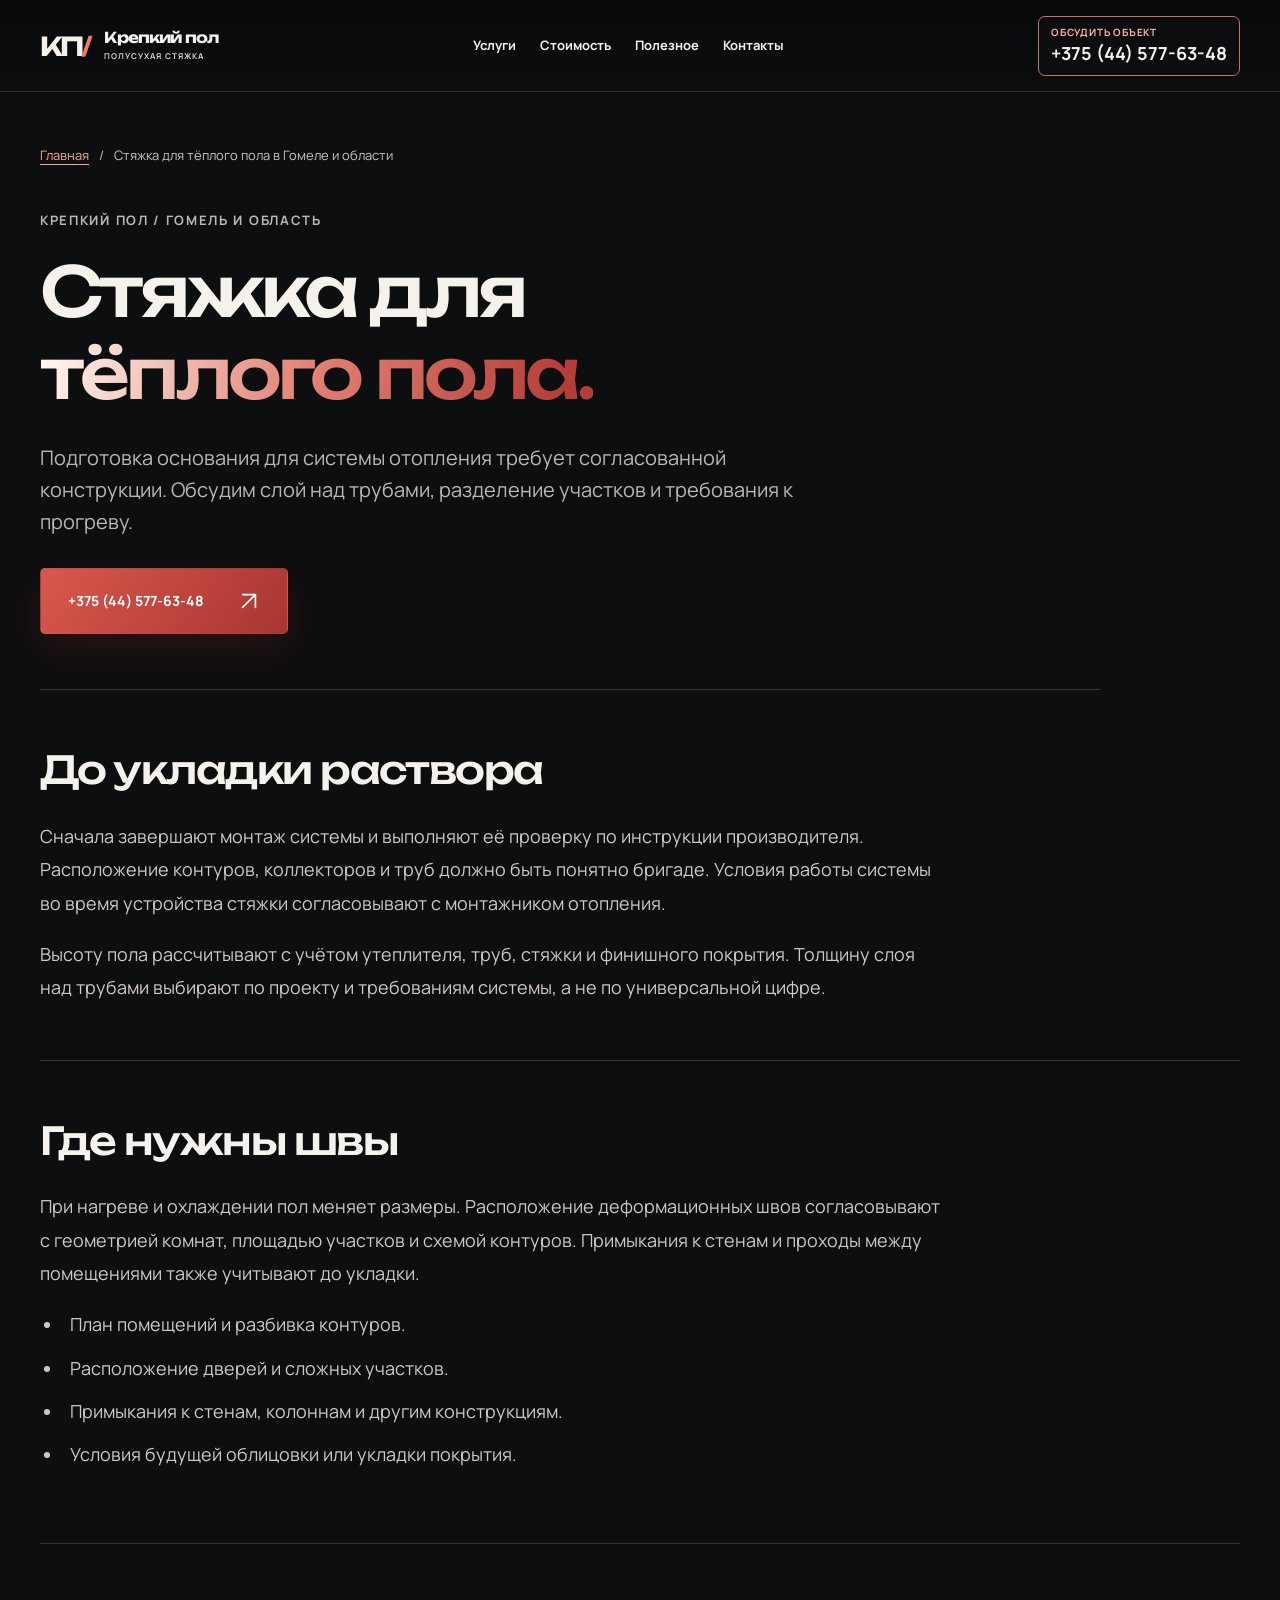
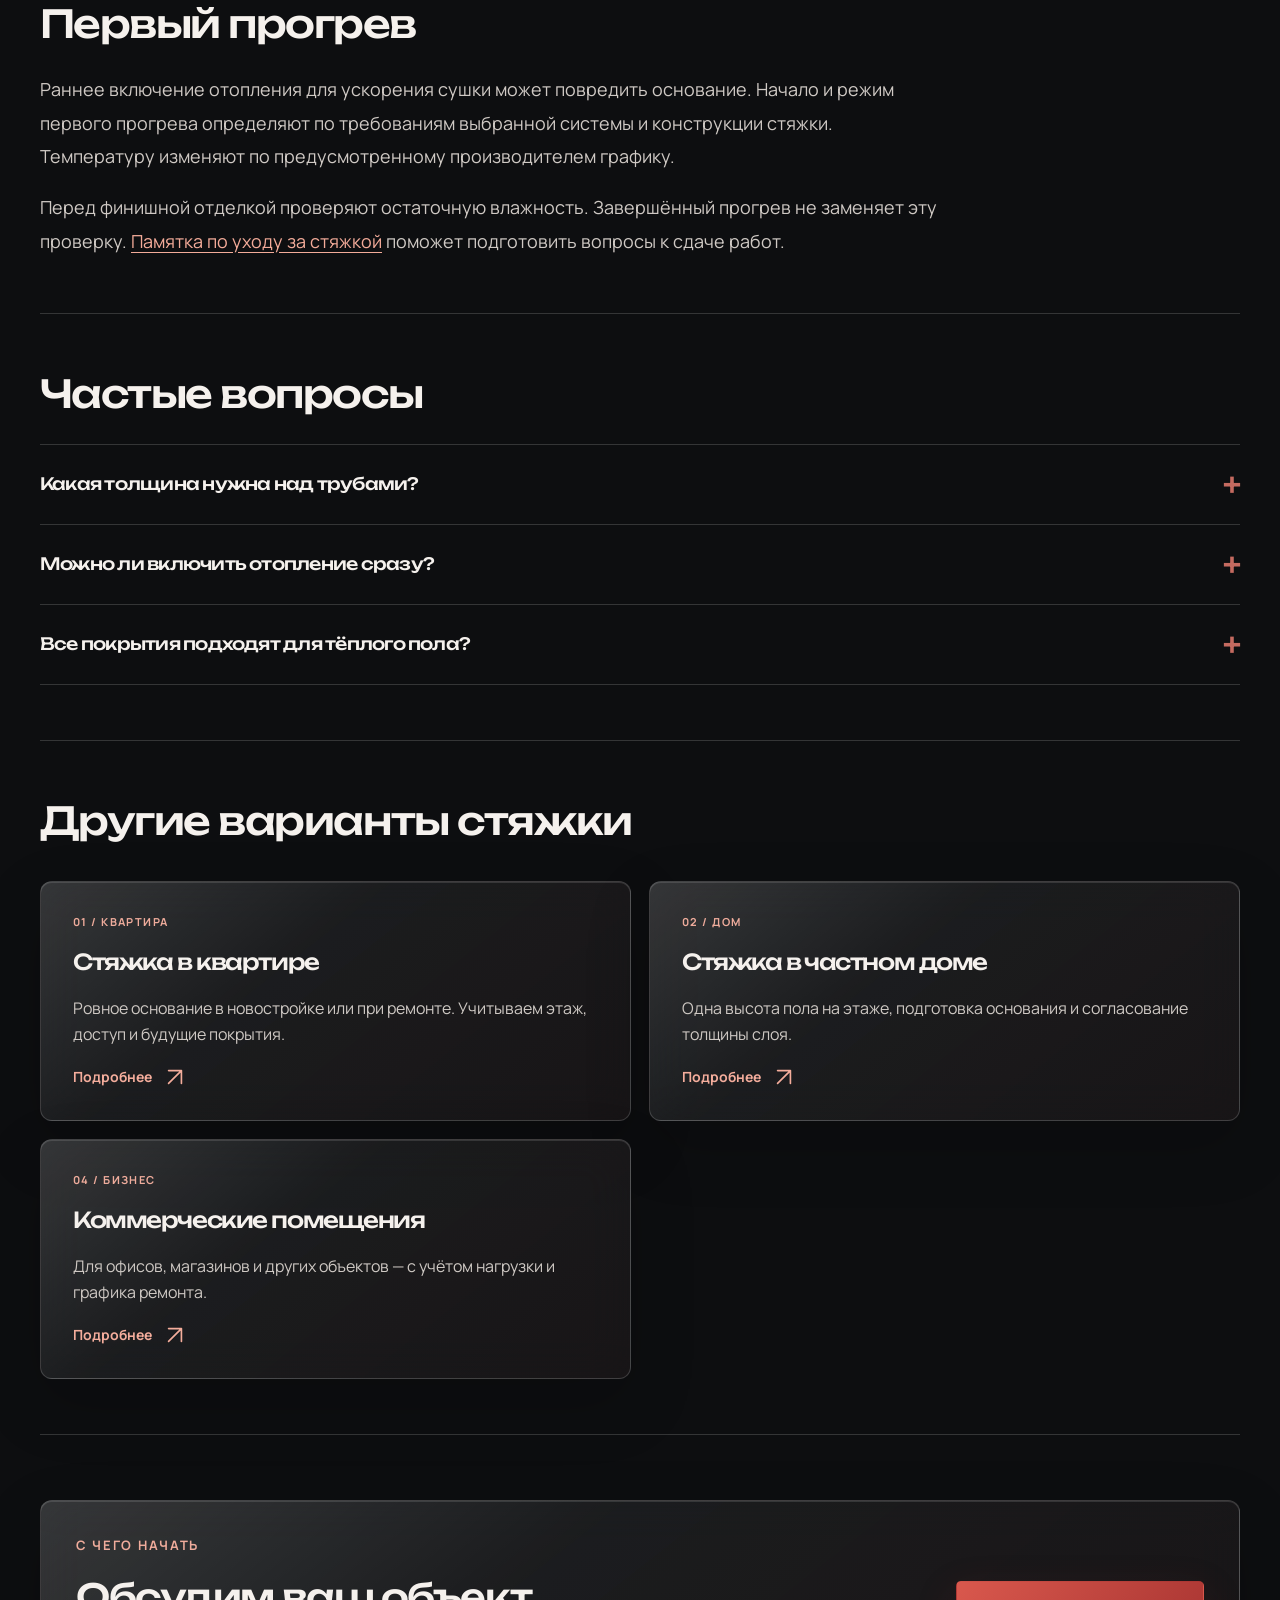
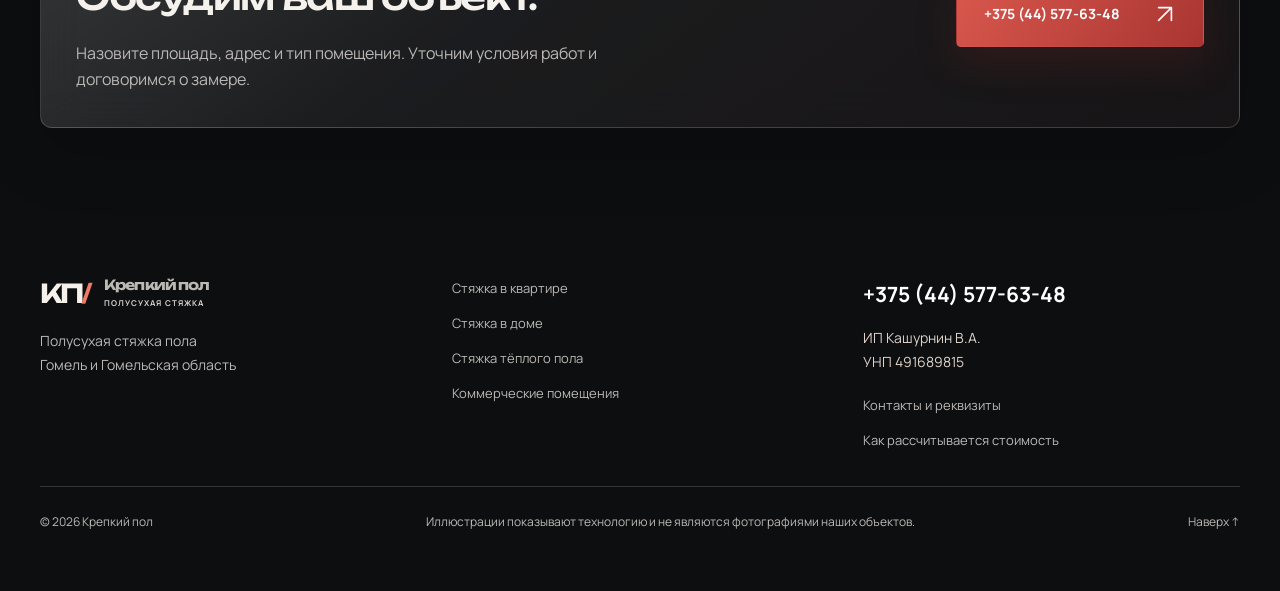
<file: styazhka-teplogo-pola/index.html>
<!doctype html>
<html lang="ru-BY"><head><meta charset="utf-8">
<!-- Google tag (gtag.js) -->
<script async src="https://www.googletagmanager.com/gtag/js?id=G-V1LNWC9XXD"></script>
<script>
  window.dataLayer = window.dataLayer || [];
  function gtag(){dataLayer.push(arguments);}
  gtag('js', new Date());
  gtag('config', 'G-V1LNWC9XXD');
</script>
<meta name="viewport" content="width=device-width, initial-scale=1"><meta name="theme-color" content="#0d0e10"><title>Стяжка для тёплого пола в Гомеле и области | Крепкий пол</title><meta name="description" content="Полусухая стяжка для тёплого пола в Гомеле. Согласование конструкции, слоя над трубами, швов и первого прогрева по требованиям системы отопления."><meta name="robots" content="index, follow, max-image-preview:large"><link rel="canonical" href="https://krepkipol.by/styazhka-teplogo-pola/"><meta property="og:type" content="website"><meta property="og:locale" content="ru_BY"><meta property="og:site_name" content="Крепкий пол"><meta property="og:title" content="Стяжка для тёплого пола в Гомеле и области | Крепкий пол"><meta property="og:description" content="Полусухая стяжка для тёплого пола в Гомеле. Согласование конструкции, слоя над трубами, швов и первого прогрева по требованиям системы отопления."><meta property="og:url" content="https://krepkipol.by/styazhka-teplogo-pola/"><meta property="og:image" content="https://krepkipol.by/assets/og-cover.png"><meta property="og:image:width" content="1200"><meta property="og:image:height" content="630"><meta property="og:image:alt" content="Крепкий пол — полусухая стяжка пола в Гомеле"><meta name="twitter:card" content="summary_large_image"><meta name="twitter:title" content="Стяжка для тёплого пола в Гомеле и области | Крепкий пол"><meta name="twitter:description" content="Полусухая стяжка для тёплого пола в Гомеле. Согласование конструкции, слоя над трубами, швов и первого прогрева по требованиям системы отопления."><meta name="twitter:image" content="https://krepkipol.by/assets/og-cover.png"><link rel="icon" href="/assets/favicon.svg" type="image/svg+xml"><link rel="icon" href="/assets/favicon.png" type="image/png" sizes="48x48"><link rel="apple-touch-icon" href="/assets/apple-touch-icon.png"><link rel="manifest" href="/site.webmanifest"><link rel="preload" href="/assets/fonts/manrope-regular.woff" as="font" type="font/woff" crossorigin><link rel="stylesheet" href="/styles.css"><link rel="stylesheet" href="/revamp.css"><link rel="stylesheet" href="/site.css"><script type="application/ld+json">{"@context": "https://schema.org", "@graph": [{"@type": "Organization", "@id": "https://krepkipol.by/#organization", "name": "Крепкий пол", "alternateName": "Krepkipol.by", "legalName": "ИП Кашурнин В.А.", "taxID": "491689815", "url": "https://krepkipol.by/", "telephone": "+375445776348", "logo": {"@type": "ImageObject", "url": "https://krepkipol.by/assets/logo.png", "width": 512, "height": 512}, "areaServed": [{"@type": "City", "name": "Гомель"}, {"@type": "AdministrativeArea", "name": "Гомельская область"}], "contactPoint": {"@type": "ContactPoint", "telephone": "+375445776348", "contactType": "customer service", "availableLanguage": "ru"}}, {"@type": "WebSite", "@id": "https://krepkipol.by/#website", "url": "https://krepkipol.by/", "name": "Крепкий пол", "alternateName": "Krepkipol.by", "inLanguage": "ru-BY", "publisher": {"@id": "https://krepkipol.by/#organization"}}, {"@type": "WebPage", "@id": "https://krepkipol.by/styazhka-teplogo-pola/#webpage", "url": "https://krepkipol.by/styazhka-teplogo-pola/", "name": "Стяжка для тёплого пола в Гомеле и области | Крепкий пол", "description": "Полусухая стяжка для тёплого пола в Гомеле. Согласование конструкции, слоя над трубами, швов и первого прогрева по требованиям системы отопления.", "inLanguage": "ru-BY", "isPartOf": {"@id": "https://krepkipol.by/#website"}, "about": {"@id": "https://krepkipol.by/#organization"}}, {"@type": "BreadcrumbList", "itemListElement": [{"@type": "ListItem", "position": 1, "name": "Главная", "item": "https://krepkipol.by/"}, {"@type": "ListItem", "position": 2, "name": "Стяжка для тёплого пола в Гомеле и области", "item": "https://krepkipol.by/styazhka-teplogo-pola/"}]}, {"@type": "Service", "@id": "https://krepkipol.by/styazhka-teplogo-pola/#service", "name": "Стяжка для тёплого пола в Гомеле и области", "serviceType": "Полусухая стяжка пола", "url": "https://krepkipol.by/styazhka-teplogo-pola/", "description": "Полусухая стяжка для тёплого пола в Гомеле. Согласование конструкции, слоя над трубами, швов и первого прогрева по требованиям системы отопления.", "provider": {"@id": "https://krepkipol.by/#organization"}, "areaServed": [{"@type": "City", "name": "Гомель"}, {"@type": "AdministrativeArea", "name": "Гомельская область"}]}, {"@type": "FAQPage", "@id": "https://krepkipol.by/styazhka-teplogo-pola/#faq", "mainEntity": [{"@type": "Question", "name": "Какая толщина нужна над трубами?", "acceptedAnswer": {"@type": "Answer", "text": "Её определяют по проекту, типу системы, конструкции основания и предполагаемой нагрузке. Согласуем этот параметр до начала работ."}}, {"@type": "Question", "name": "Можно ли включить отопление сразу?", "acceptedAnswer": {"@type": "Answer", "text": "Нет. Начало и график первого прогрева должны соответствовать требованиям системы и готовности стяжки."}}, {"@type": "Question", "name": "Все покрытия подходят для тёплого пола?", "acceptedAnswer": {"@type": "Answer", "text": "Совместимость проверяют по документации производителя покрытия, включая ограничения температуры и требования к основанию."}}]}]}</script></head><body>
<!-- Yandex.Metrika counter -->
<script type="text/javascript">
    (function(m,e,t,r,i,k,a){
        m[i]=m[i]||function(){(m[i].a=m[i].a||[]).push(arguments)};
        m[i].l=1*new Date();
        for (var j = 0; j < document.scripts.length; j++) {if (document.scripts[j].src === r) { return; }}
        k=e.createElement(t),a=e.getElementsByTagName(t)[0],k.async=1,k.src=r,a.parentNode.insertBefore(k,a)
    })(window, document,'script','https://mc.yandex.ru/metrika/tag.js?id=113597384', 'ym');

    ym(113597384, 'init', {ssr:true, webvisor:true, clickmap:true, ecommerce:"dataLayer", referrer: document.referrer, url: location.href, accurateTrackBounce:true, trackLinks:true});
</script>
<noscript><div><img src="https://mc.yandex.ru/watch/113597384" width="1" height="1" style="position:absolute; left:-9999px;" alt="" /></div></noscript>
<!-- /Yandex.Metrika counter -->
<div class="scroll-progress" aria-hidden="true"></div><a class="skip" href="#main">Перейти к содержимому</a><header class="header" id="top"><a class="brand" href="/" aria-label="Крепкий пол — главная"><span class="brand-mark">КП<span>/</span></span><span class="brand-name">Крепкий пол<small>ПОЛУСУХАЯ СТЯЖКА</small></span></a><nav class="nav" id="navigation" aria-label="Основная навигация"><a href="/#solutions">Услуги</a><a href="/ceny/">Стоимость</a><a href="/polezno/">Полезное</a><a href="/kontakty/">Контакты</a></nav><a class="header-phone" href="tel:+375445776348"><span class="phone-label">Обсудить объект</span>+375 (44) 577-63-48</a><button class="menu-toggle" aria-label="Открыть меню" aria-controls="navigation" aria-expanded="false"><span></span><span></span></button></header><main id="main" class="inner-main wrap"><nav class="breadcrumbs" aria-label="Хлебные крошки"><a href="/">Главная</a><span aria-hidden="true">/</span><span aria-current="page">Стяжка для тёплого пола в Гомеле и области</span></nav><section class="page-heading"><p class="eyebrow">КРЕПКИЙ ПОЛ / ГОМЕЛЬ И ОБЛАСТЬ</p><h1>Стяжка для<br><em>тёплого пола.</em></h1><p class="page-lead">Подготовка основания для системы отопления требует согласованной конструкции. Обсудим слой над трубами, разделение участков и требования к прогреву.</p><a class="button button-primary" href="tel:+375445776348">+375 (44) 577-63-48 <svg viewBox="0 0 24 24" fill="none" aria-hidden="true" focusable="false"><path d="M5 19 19 5M5 5h14v14" stroke="currentColor" stroke-width="1.8" stroke-linecap="round" stroke-linejoin="round"/></svg></a></section><section class="article-section"><h2>До укладки раствора</h2><p>Сначала завершают монтаж системы и выполняют её проверку по инструкции производителя. Расположение контуров, коллекторов и труб должно быть понятно бригаде. Условия работы системы во время устройства стяжки согласовывают с монтажником отопления.</p><p>Высоту пола рассчитывают с учётом утеплителя, труб, стяжки и финишного покрытия. Толщину слоя над трубами выбирают по проекту и требованиям системы, а не по универсальной цифре.</p></section><section class="article-section"><h2>Где нужны швы</h2><p>При нагреве и охлаждении пол меняет размеры. Расположение деформационных швов согласовывают с геометрией комнат, площадью участков и схемой контуров. Примыкания к стенам и проходы между помещениями также учитывают до укладки.</p><ul><li>План помещений и разбивка контуров.</li><li>Расположение дверей и сложных участков.</li><li>Примыкания к стенам, колоннам и другим конструкциям.</li><li>Условия будущей облицовки или укладки покрытия.</li></ul></section><section class="article-section"><h2>Первый прогрев</h2><p>Раннее включение отопления для ускорения сушки может повредить основание. Начало и режим первого прогрева определяют по требованиям выбранной системы и конструкции стяжки. Температуру изменяют по предусмотренному производителем графику.</p><p>Перед финишной отделкой проверяют остаточную влажность. Завершённый прогрев не заменяет эту проверку. <a href="/polezno/uhod-za-styazhkoy/">Памятка по уходу за стяжкой</a> поможет подготовить вопросы к сдаче работ.</p></section><section class="article-section"><h2>Частые вопросы</h2><div class="faq-list"><details><summary>Какая толщина нужна над трубами?<span aria-hidden="true">+</span></summary><p>Её определяют по проекту, типу системы, конструкции основания и предполагаемой нагрузке. Согласуем этот параметр до начала работ.</p></details><details><summary>Можно ли включить отопление сразу?<span aria-hidden="true">+</span></summary><p>Нет. Начало и график первого прогрева должны соответствовать требованиям системы и готовности стяжки.</p></details><details><summary>Все покрытия подходят для тёплого пола?<span aria-hidden="true">+</span></summary><p>Совместимость проверяют по документации производителя покрытия, включая ограничения температуры и требования к основанию.</p></details></div></section><section class="article-section"><h2>Другие варианты стяжки</h2><div class="service-grid"><a class="service-card glass" href="/styazhka-v-kvartire/"><span class="eyebrow">01 / КВАРТИРА</span><h3>Стяжка в квартире</h3><p>Ровное основание в новостройке или при ремонте. Учитываем этаж, доступ и будущие покрытия.</p><span class="card-link">Подробнее <svg viewBox="0 0 24 24" fill="none" aria-hidden="true" focusable="false"><path d="M5 19 19 5M5 5h14v14" stroke="currentColor" stroke-width="1.8" stroke-linecap="round" stroke-linejoin="round"/></svg></span></a><a class="service-card glass" href="/styazhka-v-dome/"><span class="eyebrow">02 / ДОМ</span><h3>Стяжка в частном доме</h3><p>Одна высота пола на этаже, подготовка основания и согласование толщины слоя.</p><span class="card-link">Подробнее <svg viewBox="0 0 24 24" fill="none" aria-hidden="true" focusable="false"><path d="M5 19 19 5M5 5h14v14" stroke="currentColor" stroke-width="1.8" stroke-linecap="round" stroke-linejoin="round"/></svg></span></a><a class="service-card glass" href="/styazhka-kommercheskih-pomeshcheniy/"><span class="eyebrow">04 / БИЗНЕС</span><h3>Коммерческие помещения</h3><p>Для офисов, магазинов и других объектов — с учётом нагрузки и графика ремонта.</p><span class="card-link">Подробнее <svg viewBox="0 0 24 24" fill="none" aria-hidden="true" focusable="false"><path d="M5 19 19 5M5 5h14v14" stroke="currentColor" stroke-width="1.8" stroke-linecap="round" stroke-linejoin="round"/></svg></span></a></div></section><section class="page-cta glass"><div><p class="eyebrow">С ЧЕГО НАЧАТЬ</p><h2>Обсудим ваш объект.</h2><p>Назовите площадь, адрес и тип помещения. Уточним условия работ и договоримся о замере.</p></div><a class="button button-primary" href="tel:+375445776348">+375 (44) 577-63-48 <svg viewBox="0 0 24 24" fill="none" aria-hidden="true" focusable="false"><path d="M5 19 19 5M5 5h14v14" stroke="currentColor" stroke-width="1.8" stroke-linecap="round" stroke-linejoin="round"/></svg></a></section></main><footer class="footer wrap"><div><a class="brand" href="/"><span class="brand-mark">КП<span>/</span></span><span class="brand-name">Крепкий пол<small>ПОЛУСУХАЯ СТЯЖКА</small></span></a><p>Полусухая стяжка пола<br>Гомель и Гомельская область</p></div><nav aria-label="Услуги в подвале"><a href="/styazhka-v-kvartire/">Стяжка в квартире</a><a href="/styazhka-v-dome/">Стяжка в доме</a><a href="/styazhka-teplogo-pola/">Стяжка тёплого пола</a><a href="/styazhka-kommercheskih-pomeshcheniy/">Коммерческие помещения</a></nav><div class="footer-details"><a class="footer-phone" href="tel:+375445776348">+375 (44) 577-63-48</a><p>ИП Кашурнин В.А.<br>УНП 491689815</p><a href="/kontakty/">Контакты и реквизиты</a><a href="/ceny/">Как рассчитывается стоимость</a></div><div class="footer-bottom"><span>© 2026 Крепкий пол</span><span>Иллюстрации показывают технологию и не являются фотографиями наших объектов.</span><a href="#top">Наверх ↑</a></div></footer><a class="mobile-call" href="tel:+375445776348"><svg viewBox="0 0 24 24" fill="none" aria-hidden="true"><path d="M7 3 4 4c-2 2 1 8 5 12s10 7 12 5l1-3-6-3-2 2c-3-1-6-4-7-7l2-2-2-5Z" stroke="currentColor" stroke-width="1.7" stroke-linejoin="round"/></svg><span>Позвонить <b>+375 (44) 577-63-48</b></span></a><script src="/script.js" defer></script></body></html>
</file>
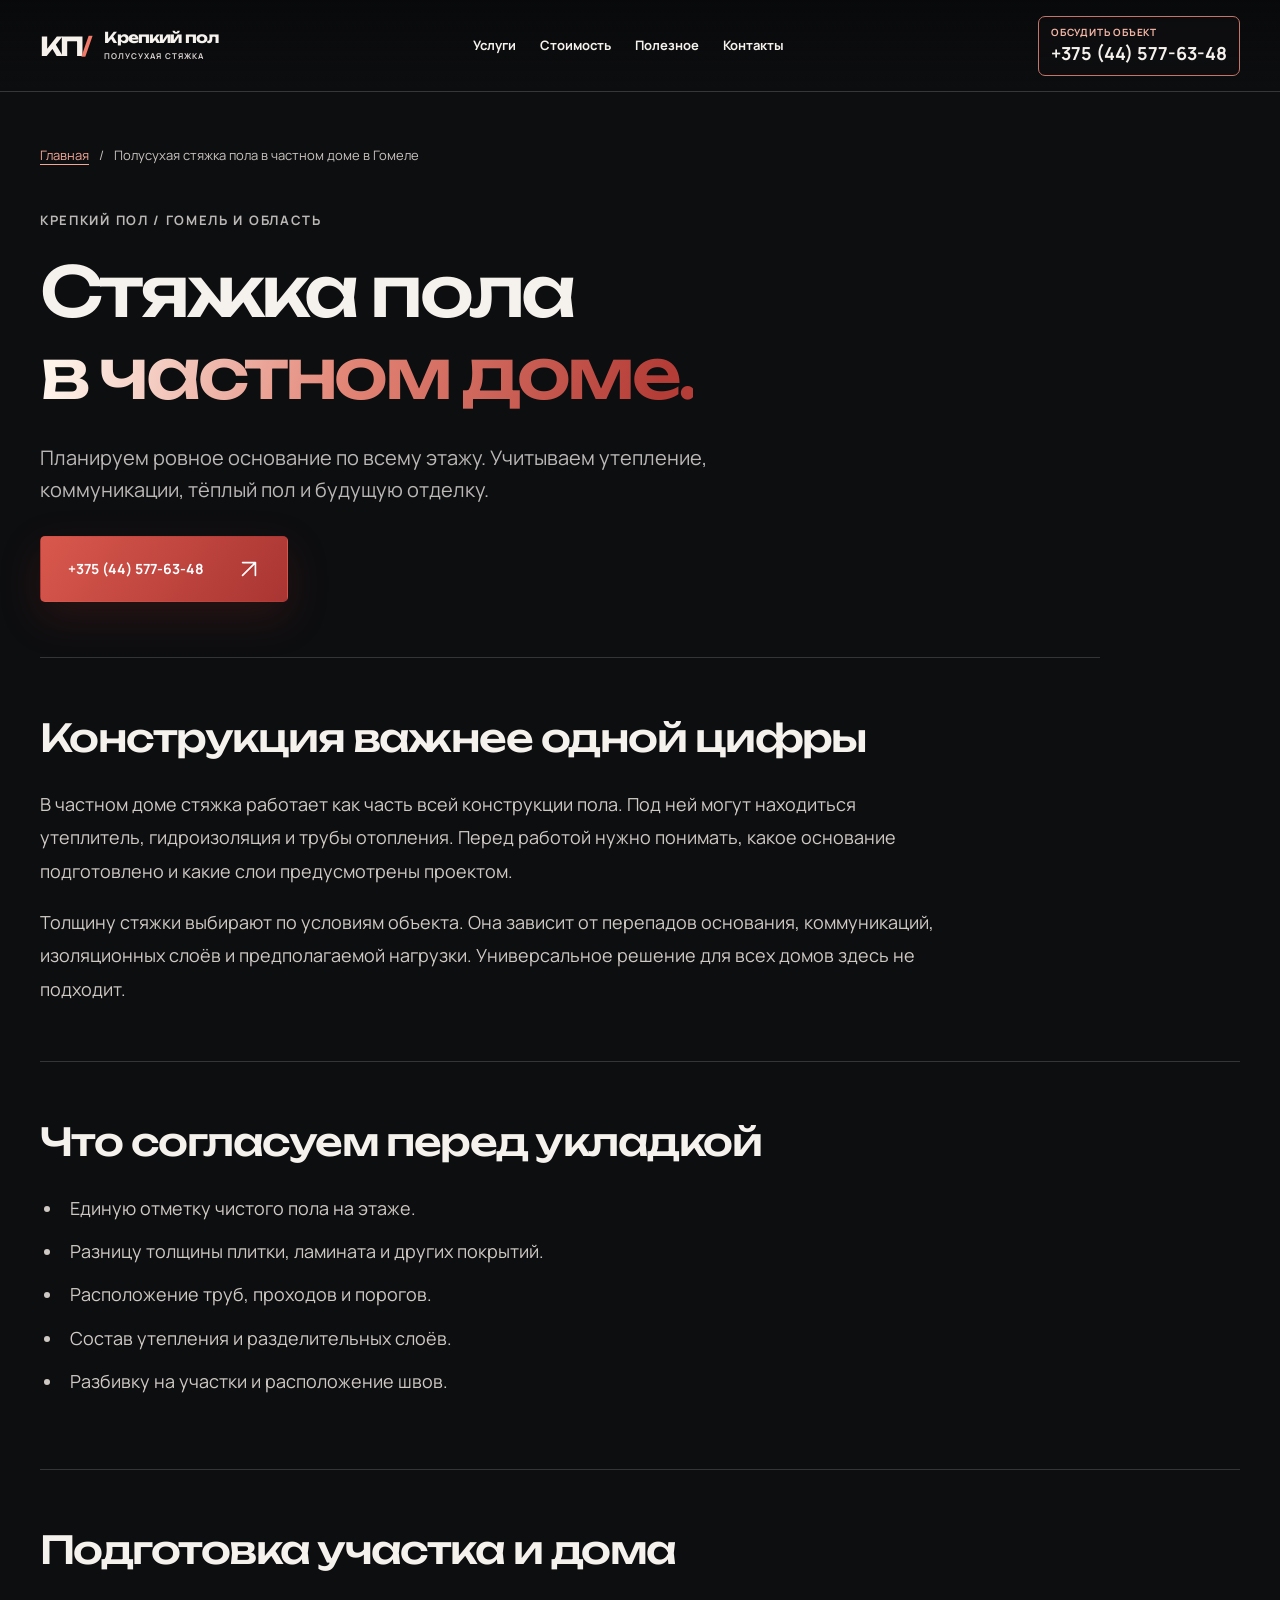
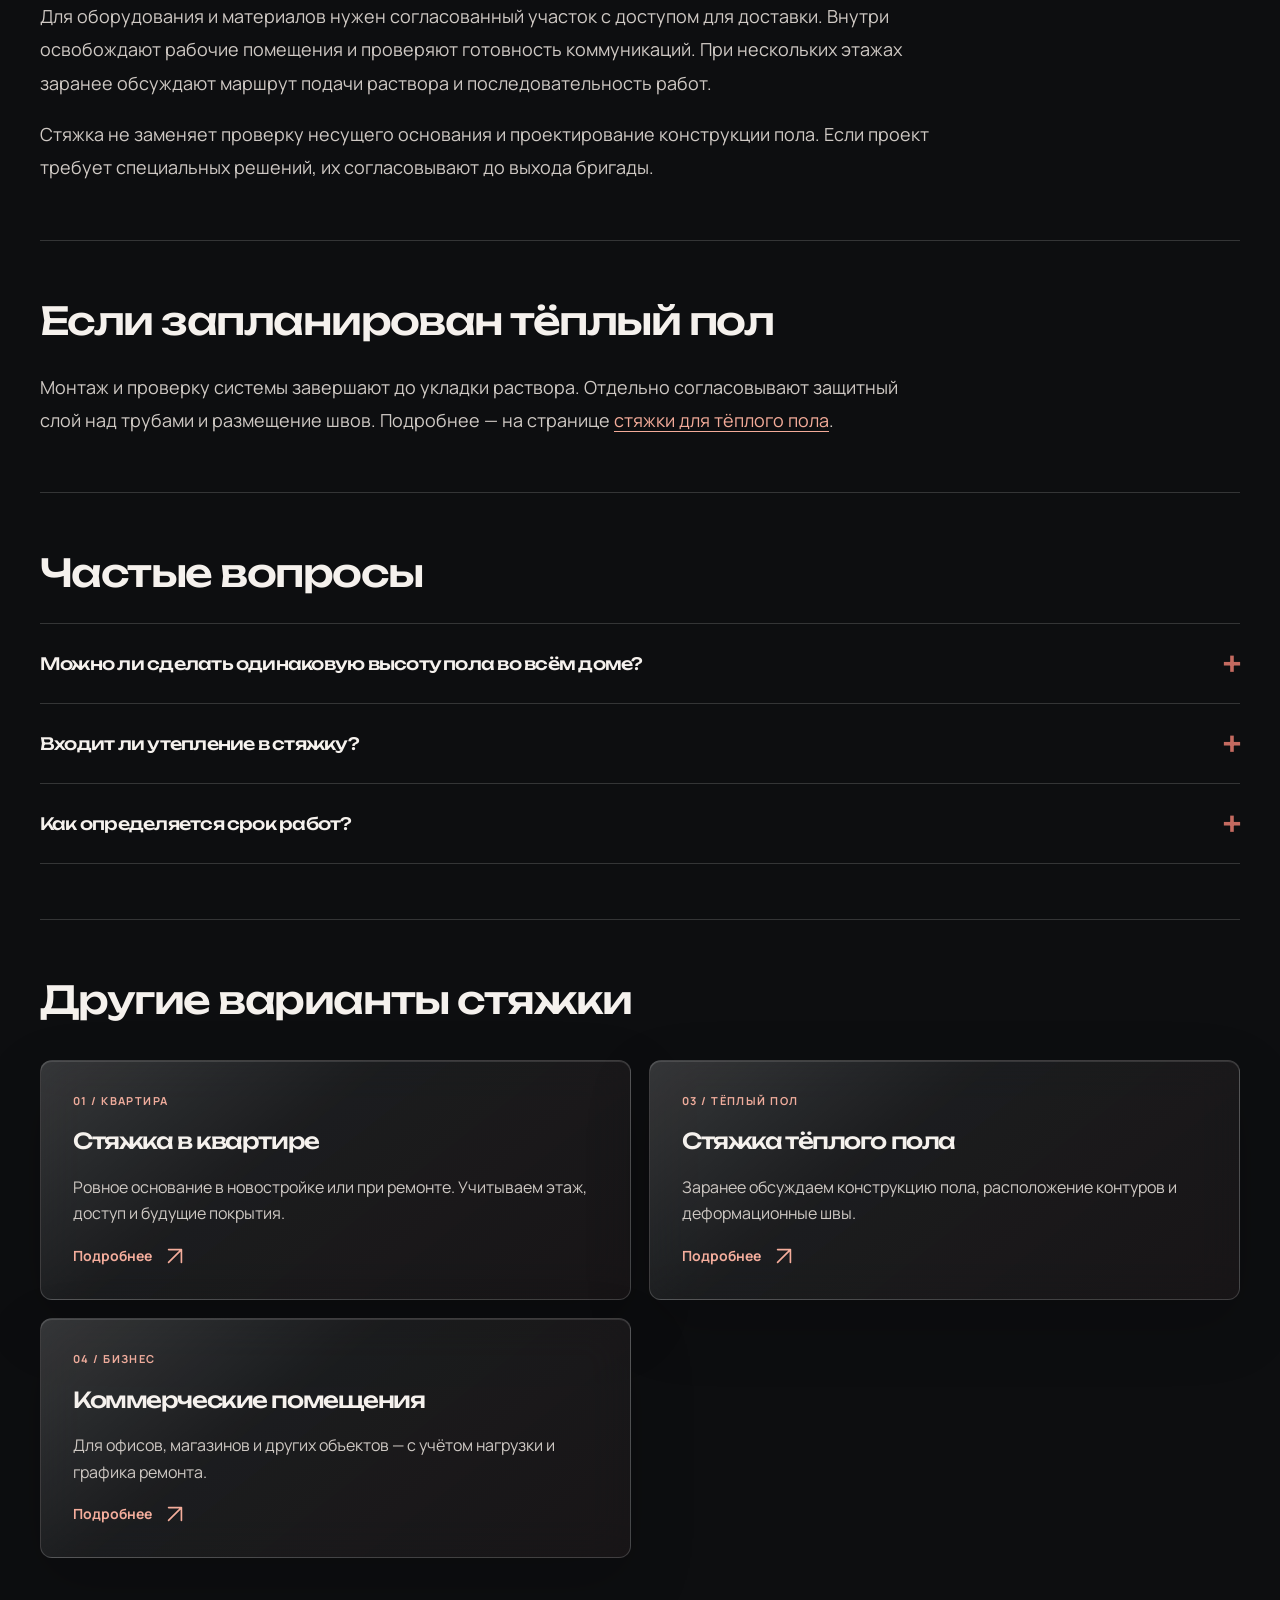
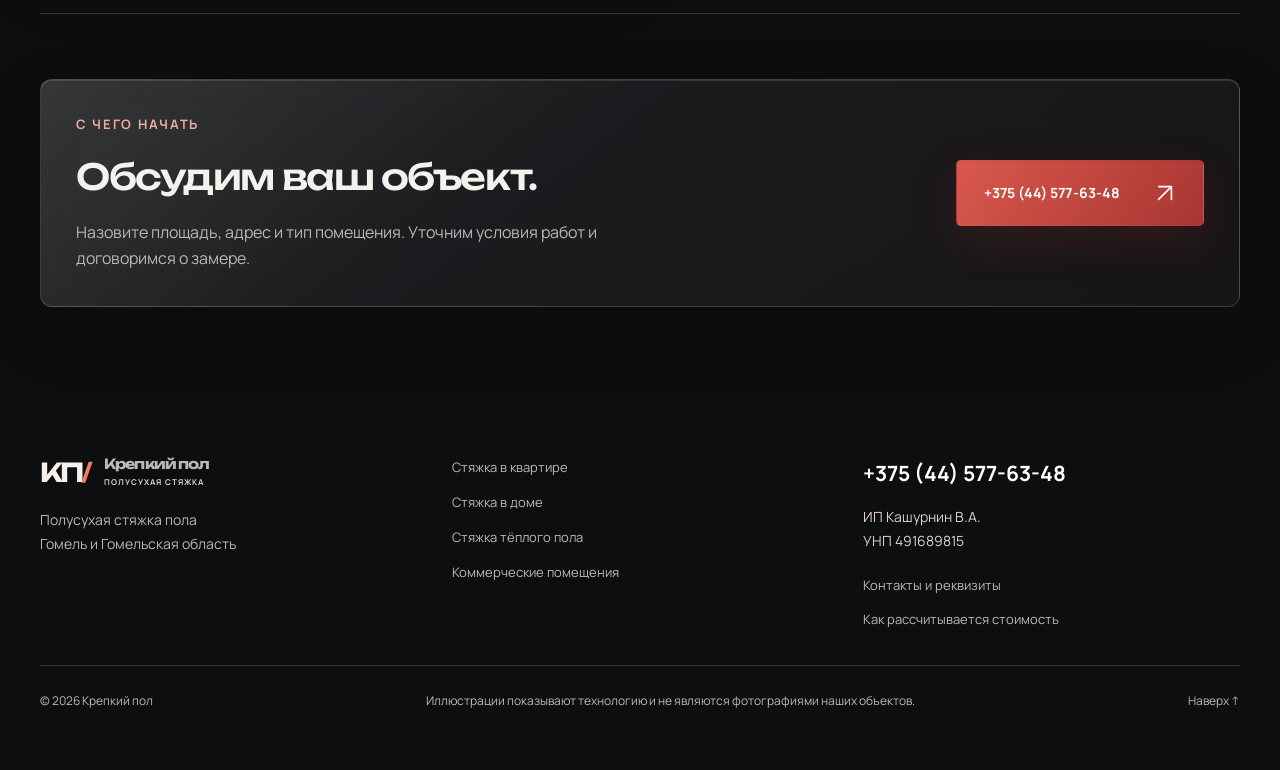
<file: styazhka-v-dome/index.html>
<!doctype html>
<html lang="ru-BY"><head><meta charset="utf-8">
<!-- Google tag (gtag.js) -->
<script async src="https://www.googletagmanager.com/gtag/js?id=G-V1LNWC9XXD"></script>
<script>
  window.dataLayer = window.dataLayer || [];
  function gtag(){dataLayer.push(arguments);}
  gtag('js', new Date());
  gtag('config', 'G-V1LNWC9XXD');
</script>
<meta name="viewport" content="width=device-width, initial-scale=1"><meta name="theme-color" content="#0d0e10"><title>Полусухая стяжка пола в частном доме в Гомеле | Крепкий пол</title><meta name="description" content="Стяжка пола в частном доме и коттедже в Гомеле и области. Подготовка основания, согласование отметок и конструкции пола. Расчёт сметы после замера."><meta name="robots" content="index, follow, max-image-preview:large"><link rel="canonical" href="https://krepkipol.by/styazhka-v-dome/"><meta property="og:type" content="website"><meta property="og:locale" content="ru_BY"><meta property="og:site_name" content="Крепкий пол"><meta property="og:title" content="Полусухая стяжка пола в частном доме в Гомеле | Крепкий пол"><meta property="og:description" content="Стяжка пола в частном доме и коттедже в Гомеле и области. Подготовка основания, согласование отметок и конструкции пола. Расчёт сметы после замера."><meta property="og:url" content="https://krepkipol.by/styazhka-v-dome/"><meta property="og:image" content="https://krepkipol.by/assets/og-cover.png"><meta property="og:image:width" content="1200"><meta property="og:image:height" content="630"><meta property="og:image:alt" content="Крепкий пол — полусухая стяжка пола в Гомеле"><meta name="twitter:card" content="summary_large_image"><meta name="twitter:title" content="Полусухая стяжка пола в частном доме в Гомеле | Крепкий пол"><meta name="twitter:description" content="Стяжка пола в частном доме и коттедже в Гомеле и области. Подготовка основания, согласование отметок и конструкции пола. Расчёт сметы после замера."><meta name="twitter:image" content="https://krepkipol.by/assets/og-cover.png"><link rel="icon" href="/assets/favicon.svg" type="image/svg+xml"><link rel="icon" href="/assets/favicon.png" type="image/png" sizes="48x48"><link rel="apple-touch-icon" href="/assets/apple-touch-icon.png"><link rel="manifest" href="/site.webmanifest"><link rel="preload" href="/assets/fonts/manrope-regular.woff" as="font" type="font/woff" crossorigin><link rel="stylesheet" href="/styles.css"><link rel="stylesheet" href="/revamp.css"><link rel="stylesheet" href="/site.css"><script type="application/ld+json">{"@context": "https://schema.org", "@graph": [{"@type": "Organization", "@id": "https://krepkipol.by/#organization", "name": "Крепкий пол", "alternateName": "Krepkipol.by", "legalName": "ИП Кашурнин В.А.", "taxID": "491689815", "url": "https://krepkipol.by/", "telephone": "+375445776348", "logo": {"@type": "ImageObject", "url": "https://krepkipol.by/assets/logo.png", "width": 512, "height": 512}, "areaServed": [{"@type": "City", "name": "Гомель"}, {"@type": "AdministrativeArea", "name": "Гомельская область"}], "contactPoint": {"@type": "ContactPoint", "telephone": "+375445776348", "contactType": "customer service", "availableLanguage": "ru"}}, {"@type": "WebSite", "@id": "https://krepkipol.by/#website", "url": "https://krepkipol.by/", "name": "Крепкий пол", "alternateName": "Krepkipol.by", "inLanguage": "ru-BY", "publisher": {"@id": "https://krepkipol.by/#organization"}}, {"@type": "WebPage", "@id": "https://krepkipol.by/styazhka-v-dome/#webpage", "url": "https://krepkipol.by/styazhka-v-dome/", "name": "Полусухая стяжка пола в частном доме в Гомеле | Крепкий пол", "description": "Стяжка пола в частном доме и коттедже в Гомеле и области. Подготовка основания, согласование отметок и конструкции пола. Расчёт сметы после замера.", "inLanguage": "ru-BY", "isPartOf": {"@id": "https://krepkipol.by/#website"}, "about": {"@id": "https://krepkipol.by/#organization"}}, {"@type": "BreadcrumbList", "itemListElement": [{"@type": "ListItem", "position": 1, "name": "Главная", "item": "https://krepkipol.by/"}, {"@type": "ListItem", "position": 2, "name": "Полусухая стяжка пола в частном доме в Гомеле", "item": "https://krepkipol.by/styazhka-v-dome/"}]}, {"@type": "Service", "@id": "https://krepkipol.by/styazhka-v-dome/#service", "name": "Полусухая стяжка пола в частном доме в Гомеле", "serviceType": "Полусухая стяжка пола", "url": "https://krepkipol.by/styazhka-v-dome/", "description": "Стяжка пола в частном доме и коттедже в Гомеле и области. Подготовка основания, согласование отметок и конструкции пола. Расчёт сметы после замера.", "provider": {"@id": "https://krepkipol.by/#organization"}, "areaServed": [{"@type": "City", "name": "Гомель"}, {"@type": "AdministrativeArea", "name": "Гомельская область"}]}, {"@type": "FAQPage", "@id": "https://krepkipol.by/styazhka-v-dome/#faq", "mainEntity": [{"@type": "Question", "name": "Можно ли сделать одинаковую высоту пола во всём доме?", "acceptedAnswer": {"@type": "Answer", "text": "Общую отметку согласовывают после замера. Учитывают перепады основания, двери, лестницу и будущие покрытия."}}, {"@type": "Question", "name": "Входит ли утепление в стяжку?", "acceptedAnswer": {"@type": "Answer", "text": "Состав утепления и работы по его монтажу согласовывают отдельно и фиксируют в смете."}}, {"@type": "Question", "name": "Как определяется срок работ?", "acceptedAnswer": {"@type": "Answer", "text": "После обсуждения площади, этажности, готовности основания и маршрута подачи раствора."}}]}]}</script></head><body>
<!-- Yandex.Metrika counter -->
<script type="text/javascript">
    (function(m,e,t,r,i,k,a){
        m[i]=m[i]||function(){(m[i].a=m[i].a||[]).push(arguments)};
        m[i].l=1*new Date();
        for (var j = 0; j < document.scripts.length; j++) {if (document.scripts[j].src === r) { return; }}
        k=e.createElement(t),a=e.getElementsByTagName(t)[0],k.async=1,k.src=r,a.parentNode.insertBefore(k,a)
    })(window, document,'script','https://mc.yandex.ru/metrika/tag.js?id=113597384', 'ym');

    ym(113597384, 'init', {ssr:true, webvisor:true, clickmap:true, ecommerce:"dataLayer", referrer: document.referrer, url: location.href, accurateTrackBounce:true, trackLinks:true});
</script>
<noscript><div><img src="https://mc.yandex.ru/watch/113597384" width="1" height="1" style="position:absolute; left:-9999px;" alt="" /></div></noscript>
<!-- /Yandex.Metrika counter -->
<div class="scroll-progress" aria-hidden="true"></div><a class="skip" href="#main">Перейти к содержимому</a><header class="header" id="top"><a class="brand" href="/" aria-label="Крепкий пол — главная"><span class="brand-mark">КП<span>/</span></span><span class="brand-name">Крепкий пол<small>ПОЛУСУХАЯ СТЯЖКА</small></span></a><nav class="nav" id="navigation" aria-label="Основная навигация"><a href="/#solutions">Услуги</a><a href="/ceny/">Стоимость</a><a href="/polezno/">Полезное</a><a href="/kontakty/">Контакты</a></nav><a class="header-phone" href="tel:+375445776348"><span class="phone-label">Обсудить объект</span>+375 (44) 577-63-48</a><button class="menu-toggle" aria-label="Открыть меню" aria-controls="navigation" aria-expanded="false"><span></span><span></span></button></header><main id="main" class="inner-main wrap"><nav class="breadcrumbs" aria-label="Хлебные крошки"><a href="/">Главная</a><span aria-hidden="true">/</span><span aria-current="page">Полусухая стяжка пола в частном доме в Гомеле</span></nav><section class="page-heading"><p class="eyebrow">КРЕПКИЙ ПОЛ / ГОМЕЛЬ И ОБЛАСТЬ</p><h1>Стяжка пола<br><em>в частном доме.</em></h1><p class="page-lead">Планируем ровное основание по всему этажу. Учитываем утепление, коммуникации, тёплый пол и будущую отделку.</p><a class="button button-primary" href="tel:+375445776348">+375 (44) 577-63-48 <svg viewBox="0 0 24 24" fill="none" aria-hidden="true" focusable="false"><path d="M5 19 19 5M5 5h14v14" stroke="currentColor" stroke-width="1.8" stroke-linecap="round" stroke-linejoin="round"/></svg></a></section><section class="article-section"><h2>Конструкция важнее одной цифры</h2><p>В частном доме стяжка работает как часть всей конструкции пола. Под ней могут находиться утеплитель, гидроизоляция и трубы отопления. Перед работой нужно понимать, какое основание подготовлено и какие слои предусмотрены проектом.</p><p>Толщину стяжки выбирают по условиям объекта. Она зависит от перепадов основания, коммуникаций, изоляционных слоёв и предполагаемой нагрузки. Универсальное решение для всех домов здесь не подходит.</p></section><section class="article-section"><h2>Что согласуем перед укладкой</h2><ul><li>Единую отметку чистого пола на этаже.</li><li>Разницу толщины плитки, ламината и других покрытий.</li><li>Расположение труб, проходов и порогов.</li><li>Состав утепления и разделительных слоёв.</li><li>Разбивку на участки и расположение швов.</li></ul></section><section class="article-section"><h2>Подготовка участка и дома</h2><p>Для оборудования и материалов нужен согласованный участок с доступом для доставки. Внутри освобождают рабочие помещения и проверяют готовность коммуникаций. При нескольких этажах заранее обсуждают маршрут подачи раствора и последовательность работ.</p><p>Стяжка не заменяет проверку несущего основания и проектирование конструкции пола. Если проект требует специальных решений, их согласовывают до выхода бригады.</p></section><section class="article-section"><h2>Если запланирован тёплый пол</h2><p>Монтаж и проверку системы завершают до укладки раствора. Отдельно согласовывают защитный слой над трубами и размещение швов. Подробнее — на странице <a href="/styazhka-teplogo-pola/">стяжки для тёплого пола</a>.</p></section><section class="article-section"><h2>Частые вопросы</h2><div class="faq-list"><details><summary>Можно ли сделать одинаковую высоту пола во всём доме?<span aria-hidden="true">+</span></summary><p>Общую отметку согласовывают после замера. Учитывают перепады основания, двери, лестницу и будущие покрытия.</p></details><details><summary>Входит ли утепление в стяжку?<span aria-hidden="true">+</span></summary><p>Состав утепления и работы по его монтажу согласовывают отдельно и фиксируют в смете.</p></details><details><summary>Как определяется срок работ?<span aria-hidden="true">+</span></summary><p>После обсуждения площади, этажности, готовности основания и маршрута подачи раствора.</p></details></div></section><section class="article-section"><h2>Другие варианты стяжки</h2><div class="service-grid"><a class="service-card glass" href="/styazhka-v-kvartire/"><span class="eyebrow">01 / КВАРТИРА</span><h3>Стяжка в квартире</h3><p>Ровное основание в новостройке или при ремонте. Учитываем этаж, доступ и будущие покрытия.</p><span class="card-link">Подробнее <svg viewBox="0 0 24 24" fill="none" aria-hidden="true" focusable="false"><path d="M5 19 19 5M5 5h14v14" stroke="currentColor" stroke-width="1.8" stroke-linecap="round" stroke-linejoin="round"/></svg></span></a><a class="service-card glass" href="/styazhka-teplogo-pola/"><span class="eyebrow">03 / ТЁПЛЫЙ ПОЛ</span><h3>Стяжка тёплого пола</h3><p>Заранее обсуждаем конструкцию пола, расположение контуров и деформационные швы.</p><span class="card-link">Подробнее <svg viewBox="0 0 24 24" fill="none" aria-hidden="true" focusable="false"><path d="M5 19 19 5M5 5h14v14" stroke="currentColor" stroke-width="1.8" stroke-linecap="round" stroke-linejoin="round"/></svg></span></a><a class="service-card glass" href="/styazhka-kommercheskih-pomeshcheniy/"><span class="eyebrow">04 / БИЗНЕС</span><h3>Коммерческие помещения</h3><p>Для офисов, магазинов и других объектов — с учётом нагрузки и графика ремонта.</p><span class="card-link">Подробнее <svg viewBox="0 0 24 24" fill="none" aria-hidden="true" focusable="false"><path d="M5 19 19 5M5 5h14v14" stroke="currentColor" stroke-width="1.8" stroke-linecap="round" stroke-linejoin="round"/></svg></span></a></div></section><section class="page-cta glass"><div><p class="eyebrow">С ЧЕГО НАЧАТЬ</p><h2>Обсудим ваш объект.</h2><p>Назовите площадь, адрес и тип помещения. Уточним условия работ и договоримся о замере.</p></div><a class="button button-primary" href="tel:+375445776348">+375 (44) 577-63-48 <svg viewBox="0 0 24 24" fill="none" aria-hidden="true" focusable="false"><path d="M5 19 19 5M5 5h14v14" stroke="currentColor" stroke-width="1.8" stroke-linecap="round" stroke-linejoin="round"/></svg></a></section></main><footer class="footer wrap"><div><a class="brand" href="/"><span class="brand-mark">КП<span>/</span></span><span class="brand-name">Крепкий пол<small>ПОЛУСУХАЯ СТЯЖКА</small></span></a><p>Полусухая стяжка пола<br>Гомель и Гомельская область</p></div><nav aria-label="Услуги в подвале"><a href="/styazhka-v-kvartire/">Стяжка в квартире</a><a href="/styazhka-v-dome/">Стяжка в доме</a><a href="/styazhka-teplogo-pola/">Стяжка тёплого пола</a><a href="/styazhka-kommercheskih-pomeshcheniy/">Коммерческие помещения</a></nav><div class="footer-details"><a class="footer-phone" href="tel:+375445776348">+375 (44) 577-63-48</a><p>ИП Кашурнин В.А.<br>УНП 491689815</p><a href="/kontakty/">Контакты и реквизиты</a><a href="/ceny/">Как рассчитывается стоимость</a></div><div class="footer-bottom"><span>© 2026 Крепкий пол</span><span>Иллюстрации показывают технологию и не являются фотографиями наших объектов.</span><a href="#top">Наверх ↑</a></div></footer><a class="mobile-call" href="tel:+375445776348"><svg viewBox="0 0 24 24" fill="none" aria-hidden="true"><path d="M7 3 4 4c-2 2 1 8 5 12s10 7 12 5l1-3-6-3-2 2c-3-1-6-4-7-7l2-2-2-5Z" stroke="currentColor" stroke-width="1.7" stroke-linejoin="round"/></svg><span>Позвонить <b>+375 (44) 577-63-48</b></span></a><script src="/script.js" defer></script></body></html>
</file>
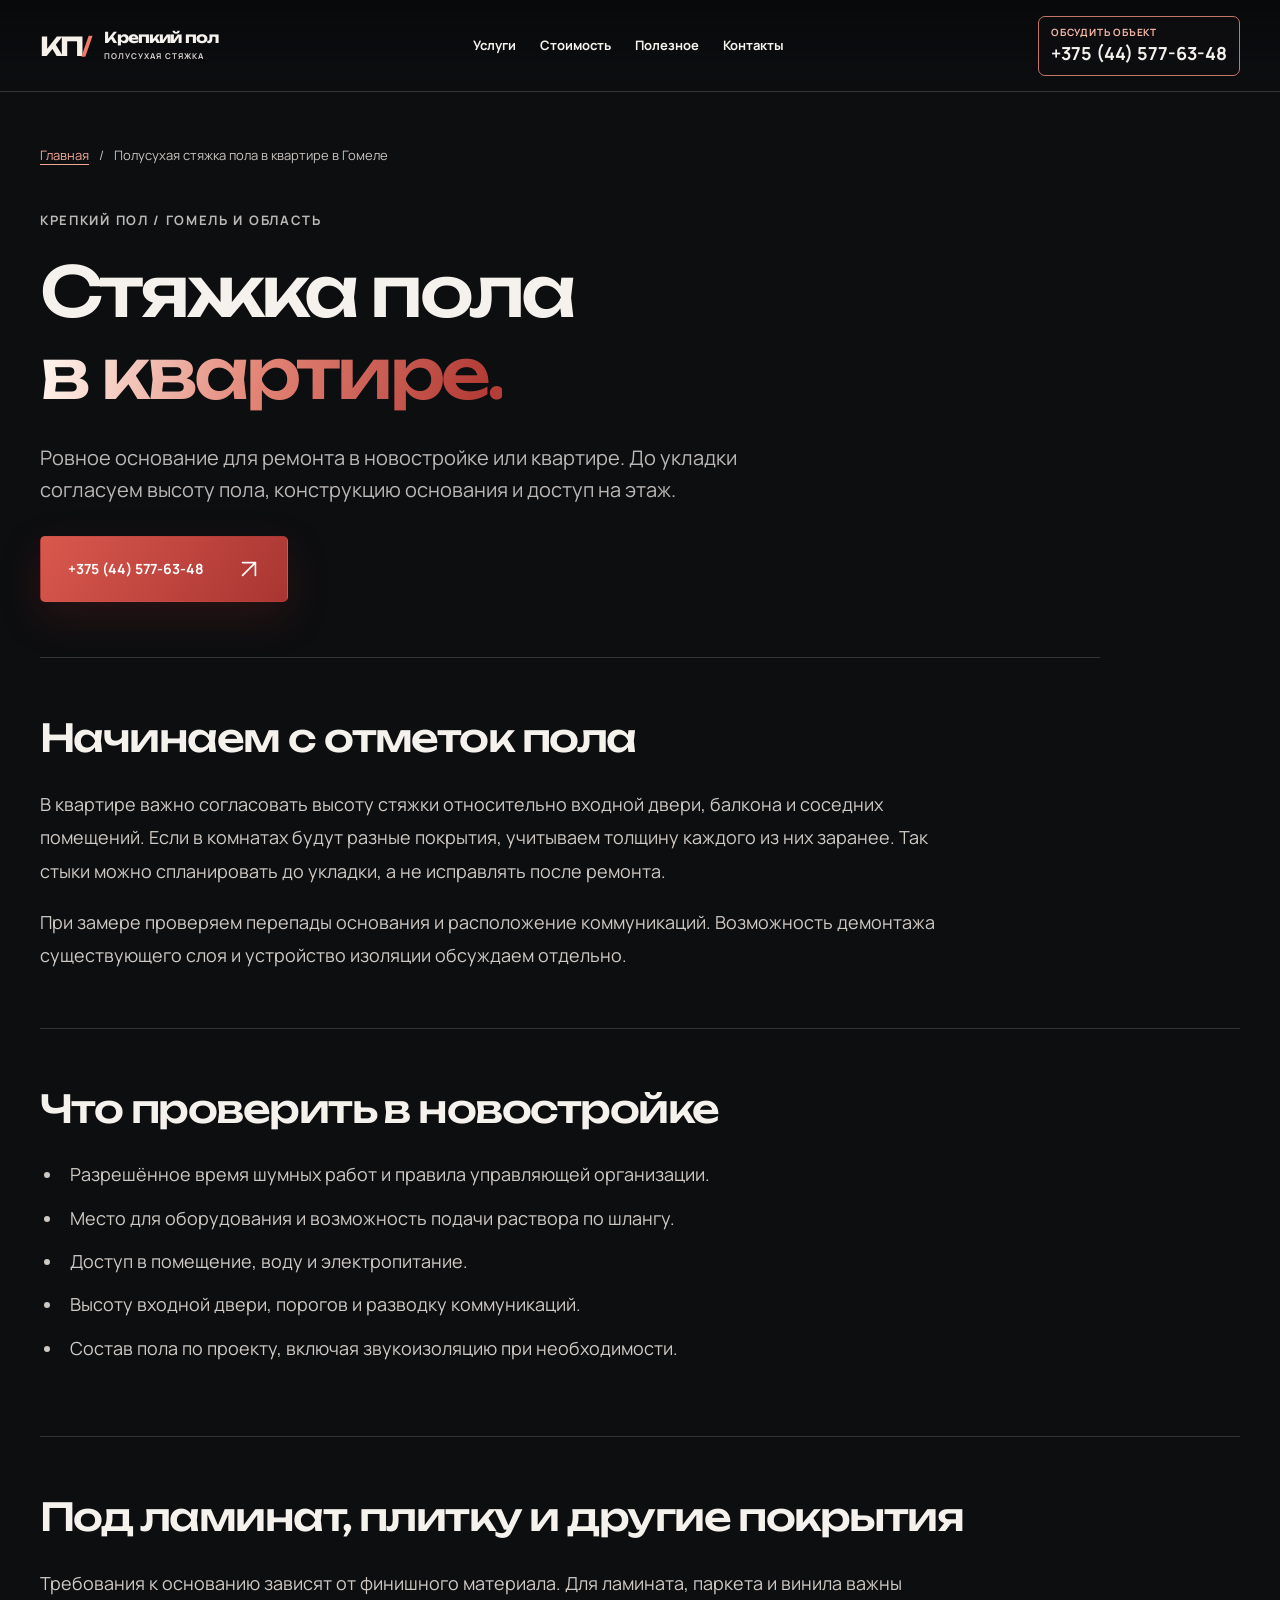
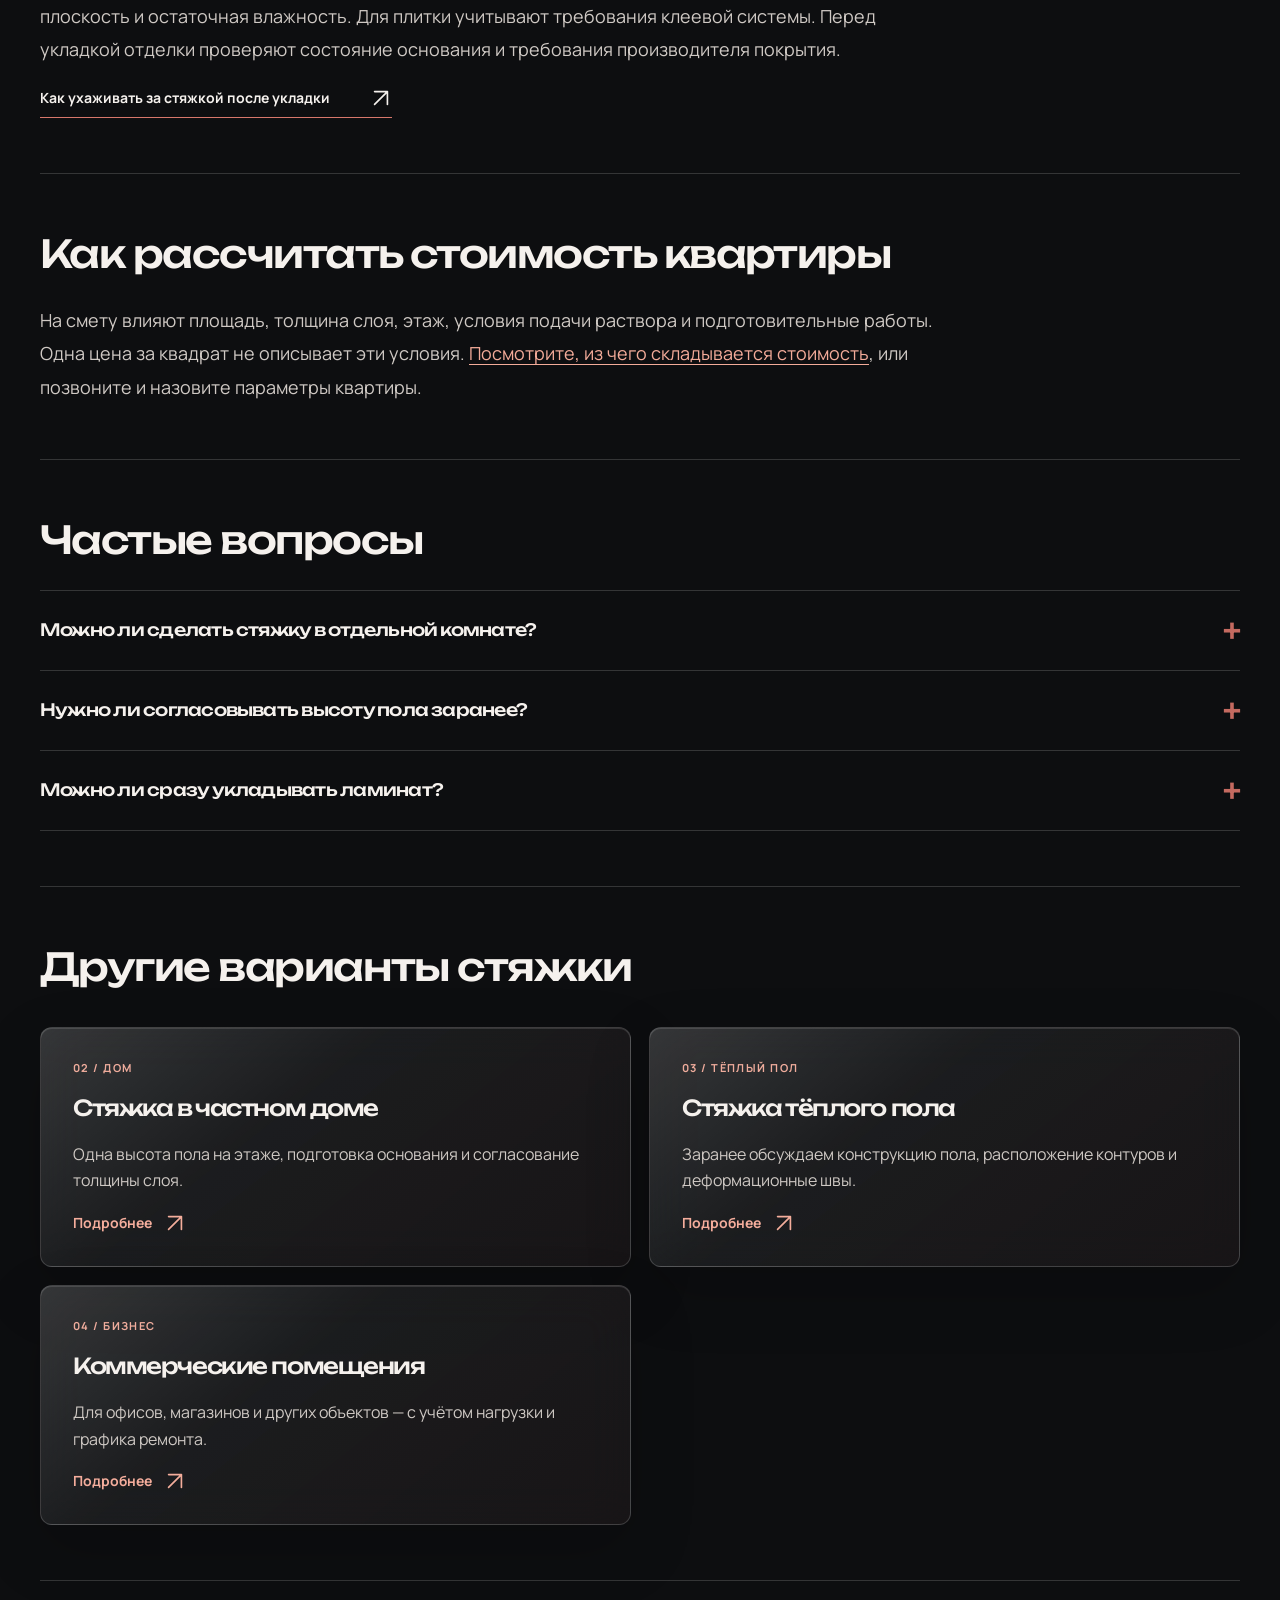
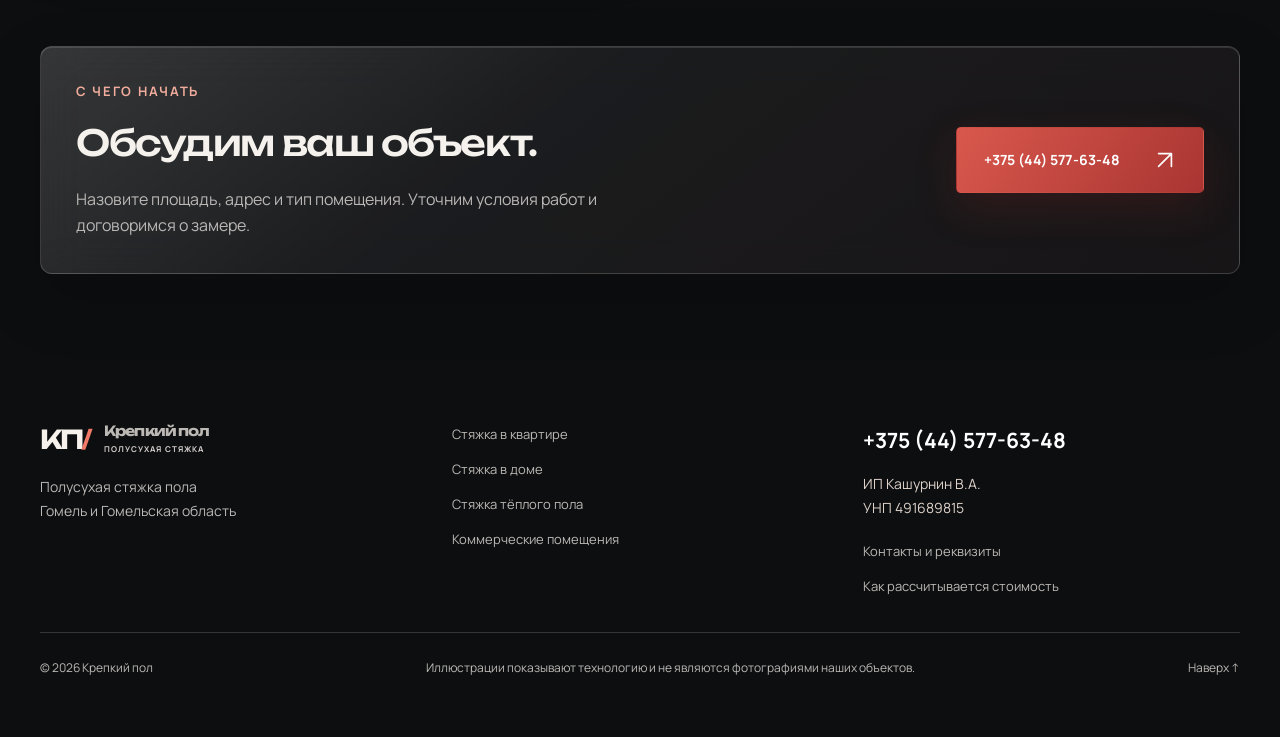
<file: styazhka-v-kvartire/index.html>
<!doctype html>
<html lang="ru-BY"><head><meta charset="utf-8">
<!-- Google tag (gtag.js) -->
<script async src="https://www.googletagmanager.com/gtag/js?id=G-V1LNWC9XXD"></script>
<script>
  window.dataLayer = window.dataLayer || [];
  function gtag(){dataLayer.push(arguments);}
  gtag('js', new Date());
  gtag('config', 'G-V1LNWC9XXD');
</script>
<meta name="viewport" content="width=device-width, initial-scale=1"><meta name="theme-color" content="#0d0e10"><title>Полусухая стяжка пола в квартире в Гомеле | Крепкий пол</title><meta name="description" content="Стяжка пола в квартире и новостройке в Гомеле. Согласуем высоту пола, подачу раствора и подготовку основания. ИП Кашурнин В.А., +375 (44) 577-63-48."><meta name="robots" content="index, follow, max-image-preview:large"><link rel="canonical" href="https://krepkipol.by/styazhka-v-kvartire/"><meta property="og:type" content="website"><meta property="og:locale" content="ru_BY"><meta property="og:site_name" content="Крепкий пол"><meta property="og:title" content="Полусухая стяжка пола в квартире в Гомеле | Крепкий пол"><meta property="og:description" content="Стяжка пола в квартире и новостройке в Гомеле. Согласуем высоту пола, подачу раствора и подготовку основания. ИП Кашурнин В.А., +375 (44) 577-63-48."><meta property="og:url" content="https://krepkipol.by/styazhka-v-kvartire/"><meta property="og:image" content="https://krepkipol.by/assets/og-cover.png"><meta property="og:image:width" content="1200"><meta property="og:image:height" content="630"><meta property="og:image:alt" content="Крепкий пол — полусухая стяжка пола в Гомеле"><meta name="twitter:card" content="summary_large_image"><meta name="twitter:title" content="Полусухая стяжка пола в квартире в Гомеле | Крепкий пол"><meta name="twitter:description" content="Стяжка пола в квартире и новостройке в Гомеле. Согласуем высоту пола, подачу раствора и подготовку основания. ИП Кашурнин В.А., +375 (44) 577-63-48."><meta name="twitter:image" content="https://krepkipol.by/assets/og-cover.png"><link rel="icon" href="/assets/favicon.svg" type="image/svg+xml"><link rel="icon" href="/assets/favicon.png" type="image/png" sizes="48x48"><link rel="apple-touch-icon" href="/assets/apple-touch-icon.png"><link rel="manifest" href="/site.webmanifest"><link rel="preload" href="/assets/fonts/manrope-regular.woff" as="font" type="font/woff" crossorigin><link rel="stylesheet" href="/styles.css"><link rel="stylesheet" href="/revamp.css"><link rel="stylesheet" href="/site.css"><script type="application/ld+json">{"@context": "https://schema.org", "@graph": [{"@type": "Organization", "@id": "https://krepkipol.by/#organization", "name": "Крепкий пол", "alternateName": "Krepkipol.by", "legalName": "ИП Кашурнин В.А.", "taxID": "491689815", "url": "https://krepkipol.by/", "telephone": "+375445776348", "logo": {"@type": "ImageObject", "url": "https://krepkipol.by/assets/logo.png", "width": 512, "height": 512}, "areaServed": [{"@type": "City", "name": "Гомель"}, {"@type": "AdministrativeArea", "name": "Гомельская область"}], "contactPoint": {"@type": "ContactPoint", "telephone": "+375445776348", "contactType": "customer service", "availableLanguage": "ru"}}, {"@type": "WebSite", "@id": "https://krepkipol.by/#website", "url": "https://krepkipol.by/", "name": "Крепкий пол", "alternateName": "Krepkipol.by", "inLanguage": "ru-BY", "publisher": {"@id": "https://krepkipol.by/#organization"}}, {"@type": "WebPage", "@id": "https://krepkipol.by/styazhka-v-kvartire/#webpage", "url": "https://krepkipol.by/styazhka-v-kvartire/", "name": "Полусухая стяжка пола в квартире в Гомеле | Крепкий пол", "description": "Стяжка пола в квартире и новостройке в Гомеле. Согласуем высоту пола, подачу раствора и подготовку основания. ИП Кашурнин В.А., +375 (44) 577-63-48.", "inLanguage": "ru-BY", "isPartOf": {"@id": "https://krepkipol.by/#website"}, "about": {"@id": "https://krepkipol.by/#organization"}}, {"@type": "BreadcrumbList", "itemListElement": [{"@type": "ListItem", "position": 1, "name": "Главная", "item": "https://krepkipol.by/"}, {"@type": "ListItem", "position": 2, "name": "Полусухая стяжка пола в квартире в Гомеле", "item": "https://krepkipol.by/styazhka-v-kvartire/"}]}, {"@type": "Service", "@id": "https://krepkipol.by/styazhka-v-kvartire/#service", "name": "Полусухая стяжка пола в квартире в Гомеле", "serviceType": "Полусухая стяжка пола", "url": "https://krepkipol.by/styazhka-v-kvartire/", "description": "Стяжка пола в квартире и новостройке в Гомеле. Согласуем высоту пола, подачу раствора и подготовку основания. ИП Кашурнин В.А., +375 (44) 577-63-48.", "provider": {"@id": "https://krepkipol.by/#organization"}, "areaServed": [{"@type": "City", "name": "Гомель"}, {"@type": "AdministrativeArea", "name": "Гомельская область"}]}, {"@type": "FAQPage", "@id": "https://krepkipol.by/styazhka-v-kvartire/#faq", "mainEntity": [{"@type": "Question", "name": "Можно ли сделать стяжку в отдельной комнате?", "acceptedAnswer": {"@type": "Answer", "text": "Возможность работ на небольшой площади оцениваем по доступу, конструкции основания и условиям подачи раствора. Уточните площадь комнаты при звонке."}}, {"@type": "Question", "name": "Нужно ли согласовывать высоту пола заранее?", "acceptedAnswer": {"@type": "Answer", "text": "Да. Учитываем двери, коммуникации, отметки соседних помещений и толщину будущих покрытий."}}, {"@type": "Question", "name": "Можно ли сразу укладывать ламинат?", "acceptedAnswer": {"@type": "Answer", "text": "Нет. Основание должно набрать необходимую прочность и соответствовать требованиям покрытия по остаточной влажности и плоскости."}}]}]}</script></head><body>
<!-- Yandex.Metrika counter -->
<script type="text/javascript">
    (function(m,e,t,r,i,k,a){
        m[i]=m[i]||function(){(m[i].a=m[i].a||[]).push(arguments)};
        m[i].l=1*new Date();
        for (var j = 0; j < document.scripts.length; j++) {if (document.scripts[j].src === r) { return; }}
        k=e.createElement(t),a=e.getElementsByTagName(t)[0],k.async=1,k.src=r,a.parentNode.insertBefore(k,a)
    })(window, document,'script','https://mc.yandex.ru/metrika/tag.js?id=113597384', 'ym');

    ym(113597384, 'init', {ssr:true, webvisor:true, clickmap:true, ecommerce:"dataLayer", referrer: document.referrer, url: location.href, accurateTrackBounce:true, trackLinks:true});
</script>
<noscript><div><img src="https://mc.yandex.ru/watch/113597384" width="1" height="1" style="position:absolute; left:-9999px;" alt="" /></div></noscript>
<!-- /Yandex.Metrika counter -->
<div class="scroll-progress" aria-hidden="true"></div><a class="skip" href="#main">Перейти к содержимому</a><header class="header" id="top"><a class="brand" href="/" aria-label="Крепкий пол — главная"><span class="brand-mark">КП<span>/</span></span><span class="brand-name">Крепкий пол<small>ПОЛУСУХАЯ СТЯЖКА</small></span></a><nav class="nav" id="navigation" aria-label="Основная навигация"><a href="/#solutions">Услуги</a><a href="/ceny/">Стоимость</a><a href="/polezno/">Полезное</a><a href="/kontakty/">Контакты</a></nav><a class="header-phone" href="tel:+375445776348"><span class="phone-label">Обсудить объект</span>+375 (44) 577-63-48</a><button class="menu-toggle" aria-label="Открыть меню" aria-controls="navigation" aria-expanded="false"><span></span><span></span></button></header><main id="main" class="inner-main wrap"><nav class="breadcrumbs" aria-label="Хлебные крошки"><a href="/">Главная</a><span aria-hidden="true">/</span><span aria-current="page">Полусухая стяжка пола в квартире в Гомеле</span></nav><section class="page-heading"><p class="eyebrow">КРЕПКИЙ ПОЛ / ГОМЕЛЬ И ОБЛАСТЬ</p><h1>Стяжка пола<br><em>в квартире.</em></h1><p class="page-lead">Ровное основание для ремонта в новостройке или квартире. До укладки согласуем высоту пола, конструкцию основания и доступ на этаж.</p><a class="button button-primary" href="tel:+375445776348">+375 (44) 577-63-48 <svg viewBox="0 0 24 24" fill="none" aria-hidden="true" focusable="false"><path d="M5 19 19 5M5 5h14v14" stroke="currentColor" stroke-width="1.8" stroke-linecap="round" stroke-linejoin="round"/></svg></a></section><section class="article-section"><h2>Начинаем с отметок пола</h2><p>В квартире важно согласовать высоту стяжки относительно входной двери, балкона и соседних помещений. Если в комнатах будут разные покрытия, учитываем толщину каждого из них заранее. Так стыки можно спланировать до укладки, а не исправлять после ремонта.</p><p>При замере проверяем перепады основания и расположение коммуникаций. Возможность демонтажа существующего слоя и устройство изоляции обсуждаем отдельно.</p></section><section class="article-section"><h2>Что проверить в новостройке</h2><ul><li>Разрешённое время шумных работ и правила управляющей организации.</li><li>Место для оборудования и возможность подачи раствора по шлангу.</li><li>Доступ в помещение, воду и электропитание.</li><li>Высоту входной двери, порогов и разводку коммуникаций.</li><li>Состав пола по проекту, включая звукоизоляцию при необходимости.</li></ul></section><section class="article-section"><h2>Под ламинат, плитку и другие покрытия</h2><p>Требования к основанию зависят от финишного материала. Для ламината, паркета и винила важны плоскость и остаточная влажность. Для плитки учитывают требования клеевой системы. Перед укладкой отделки проверяют состояние основания и требования производителя покрытия.</p><a class="text-link" href="/polezno/uhod-za-styazhkoy/">Как ухаживать за стяжкой после укладки <svg viewBox="0 0 24 24" fill="none" aria-hidden="true" focusable="false"><path d="M5 19 19 5M5 5h14v14" stroke="currentColor" stroke-width="1.8" stroke-linecap="round" stroke-linejoin="round"/></svg></a></section><section class="article-section"><h2>Как рассчитать стоимость квартиры</h2><p>На смету влияют площадь, толщина слоя, этаж, условия подачи раствора и подготовительные работы. Одна цена за квадрат не описывает эти условия. <a href="/ceny/">Посмотрите, из чего складывается стоимость</a>, или позвоните и назовите параметры квартиры.</p></section><section class="article-section"><h2>Частые вопросы</h2><div class="faq-list"><details><summary>Можно ли сделать стяжку в отдельной комнате?<span aria-hidden="true">+</span></summary><p>Возможность работ на небольшой площади оцениваем по доступу, конструкции основания и условиям подачи раствора. Уточните площадь комнаты при звонке.</p></details><details><summary>Нужно ли согласовывать высоту пола заранее?<span aria-hidden="true">+</span></summary><p>Да. Учитываем двери, коммуникации, отметки соседних помещений и толщину будущих покрытий.</p></details><details><summary>Можно ли сразу укладывать ламинат?<span aria-hidden="true">+</span></summary><p>Нет. Основание должно набрать необходимую прочность и соответствовать требованиям покрытия по остаточной влажности и плоскости.</p></details></div></section><section class="article-section"><h2>Другие варианты стяжки</h2><div class="service-grid"><a class="service-card glass" href="/styazhka-v-dome/"><span class="eyebrow">02 / ДОМ</span><h3>Стяжка в частном доме</h3><p>Одна высота пола на этаже, подготовка основания и согласование толщины слоя.</p><span class="card-link">Подробнее <svg viewBox="0 0 24 24" fill="none" aria-hidden="true" focusable="false"><path d="M5 19 19 5M5 5h14v14" stroke="currentColor" stroke-width="1.8" stroke-linecap="round" stroke-linejoin="round"/></svg></span></a><a class="service-card glass" href="/styazhka-teplogo-pola/"><span class="eyebrow">03 / ТЁПЛЫЙ ПОЛ</span><h3>Стяжка тёплого пола</h3><p>Заранее обсуждаем конструкцию пола, расположение контуров и деформационные швы.</p><span class="card-link">Подробнее <svg viewBox="0 0 24 24" fill="none" aria-hidden="true" focusable="false"><path d="M5 19 19 5M5 5h14v14" stroke="currentColor" stroke-width="1.8" stroke-linecap="round" stroke-linejoin="round"/></svg></span></a><a class="service-card glass" href="/styazhka-kommercheskih-pomeshcheniy/"><span class="eyebrow">04 / БИЗНЕС</span><h3>Коммерческие помещения</h3><p>Для офисов, магазинов и других объектов — с учётом нагрузки и графика ремонта.</p><span class="card-link">Подробнее <svg viewBox="0 0 24 24" fill="none" aria-hidden="true" focusable="false"><path d="M5 19 19 5M5 5h14v14" stroke="currentColor" stroke-width="1.8" stroke-linecap="round" stroke-linejoin="round"/></svg></span></a></div></section><section class="page-cta glass"><div><p class="eyebrow">С ЧЕГО НАЧАТЬ</p><h2>Обсудим ваш объект.</h2><p>Назовите площадь, адрес и тип помещения. Уточним условия работ и договоримся о замере.</p></div><a class="button button-primary" href="tel:+375445776348">+375 (44) 577-63-48 <svg viewBox="0 0 24 24" fill="none" aria-hidden="true" focusable="false"><path d="M5 19 19 5M5 5h14v14" stroke="currentColor" stroke-width="1.8" stroke-linecap="round" stroke-linejoin="round"/></svg></a></section></main><footer class="footer wrap"><div><a class="brand" href="/"><span class="brand-mark">КП<span>/</span></span><span class="brand-name">Крепкий пол<small>ПОЛУСУХАЯ СТЯЖКА</small></span></a><p>Полусухая стяжка пола<br>Гомель и Гомельская область</p></div><nav aria-label="Услуги в подвале"><a href="/styazhka-v-kvartire/">Стяжка в квартире</a><a href="/styazhka-v-dome/">Стяжка в доме</a><a href="/styazhka-teplogo-pola/">Стяжка тёплого пола</a><a href="/styazhka-kommercheskih-pomeshcheniy/">Коммерческие помещения</a></nav><div class="footer-details"><a class="footer-phone" href="tel:+375445776348">+375 (44) 577-63-48</a><p>ИП Кашурнин В.А.<br>УНП 491689815</p><a href="/kontakty/">Контакты и реквизиты</a><a href="/ceny/">Как рассчитывается стоимость</a></div><div class="footer-bottom"><span>© 2026 Крепкий пол</span><span>Иллюстрации показывают технологию и не являются фотографиями наших объектов.</span><a href="#top">Наверх ↑</a></div></footer><a class="mobile-call" href="tel:+375445776348"><svg viewBox="0 0 24 24" fill="none" aria-hidden="true"><path d="M7 3 4 4c-2 2 1 8 5 12s10 7 12 5l1-3-6-3-2 2c-3-1-6-4-7-7l2-2-2-5Z" stroke="currentColor" stroke-width="1.7" stroke-linejoin="round"/></svg><span>Позвонить <b>+375 (44) 577-63-48</b></span></a><script src="/script.js" defer></script></body></html>
</file>
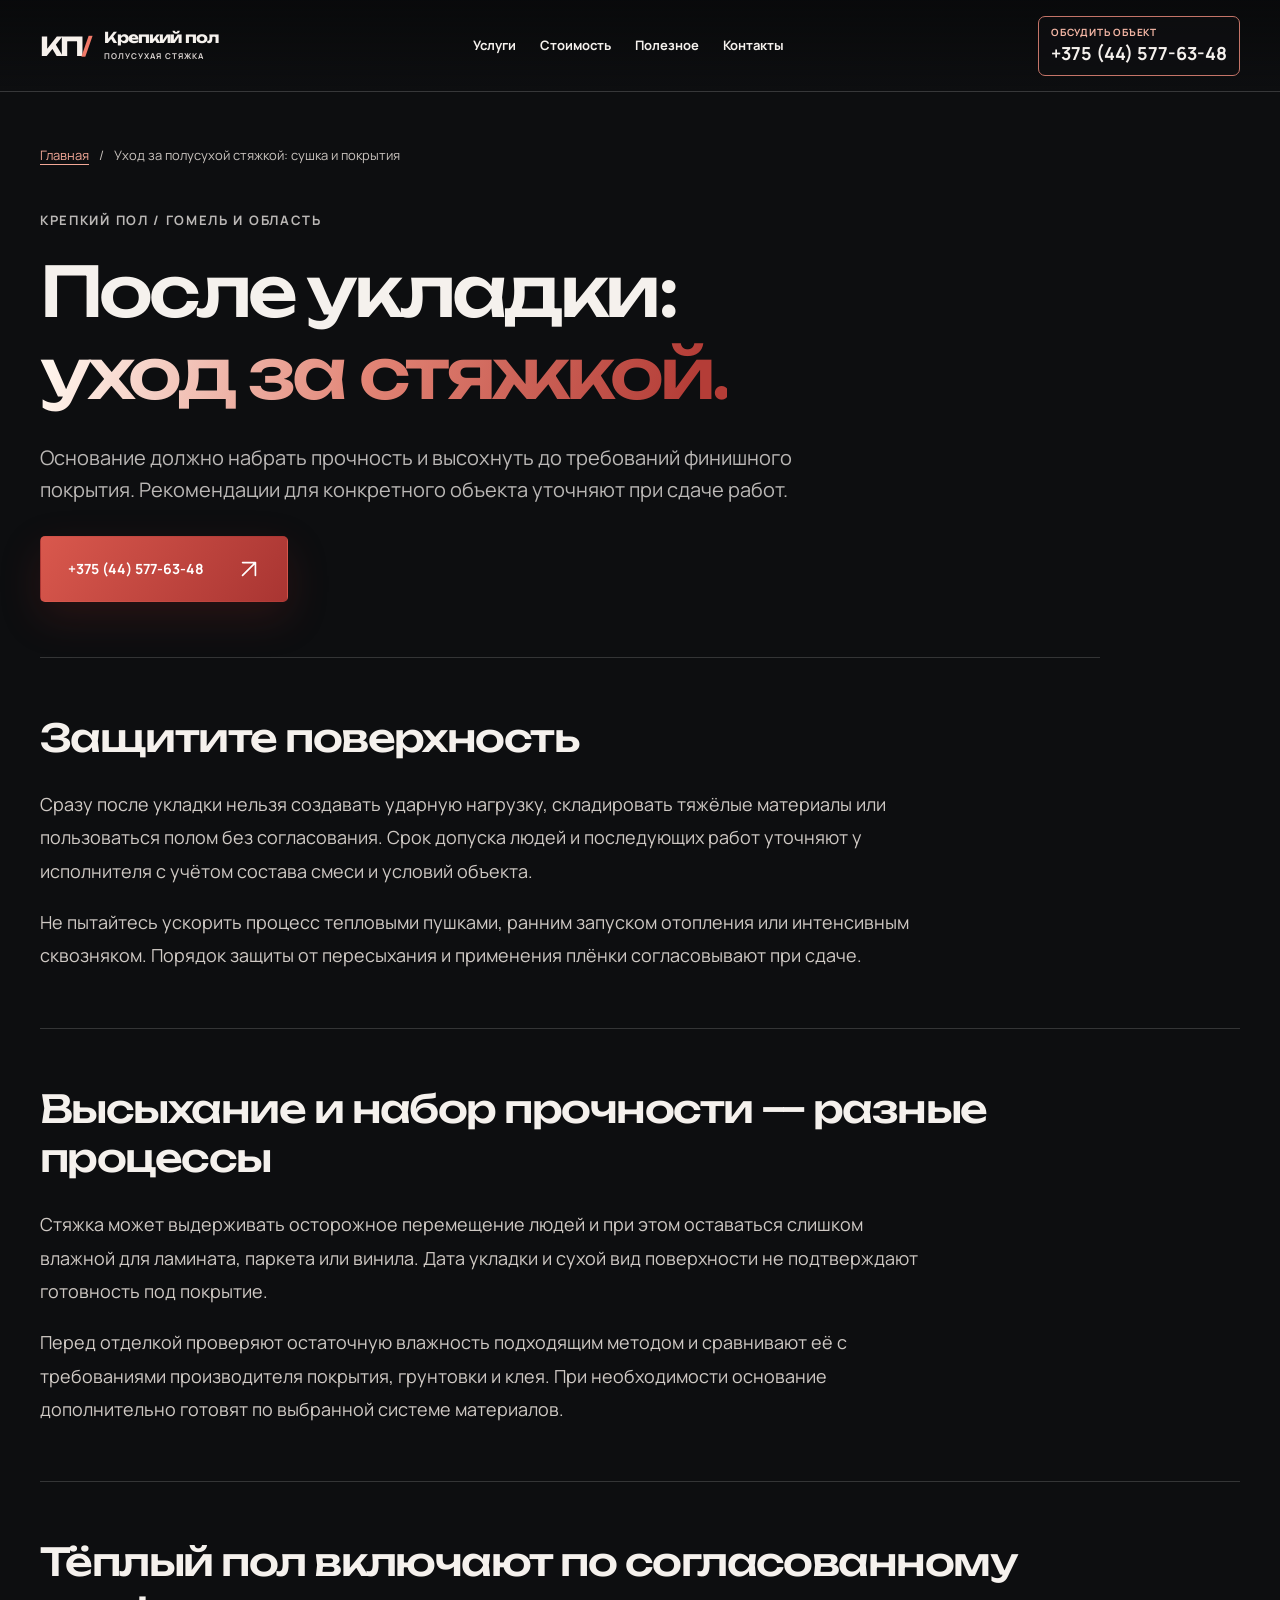
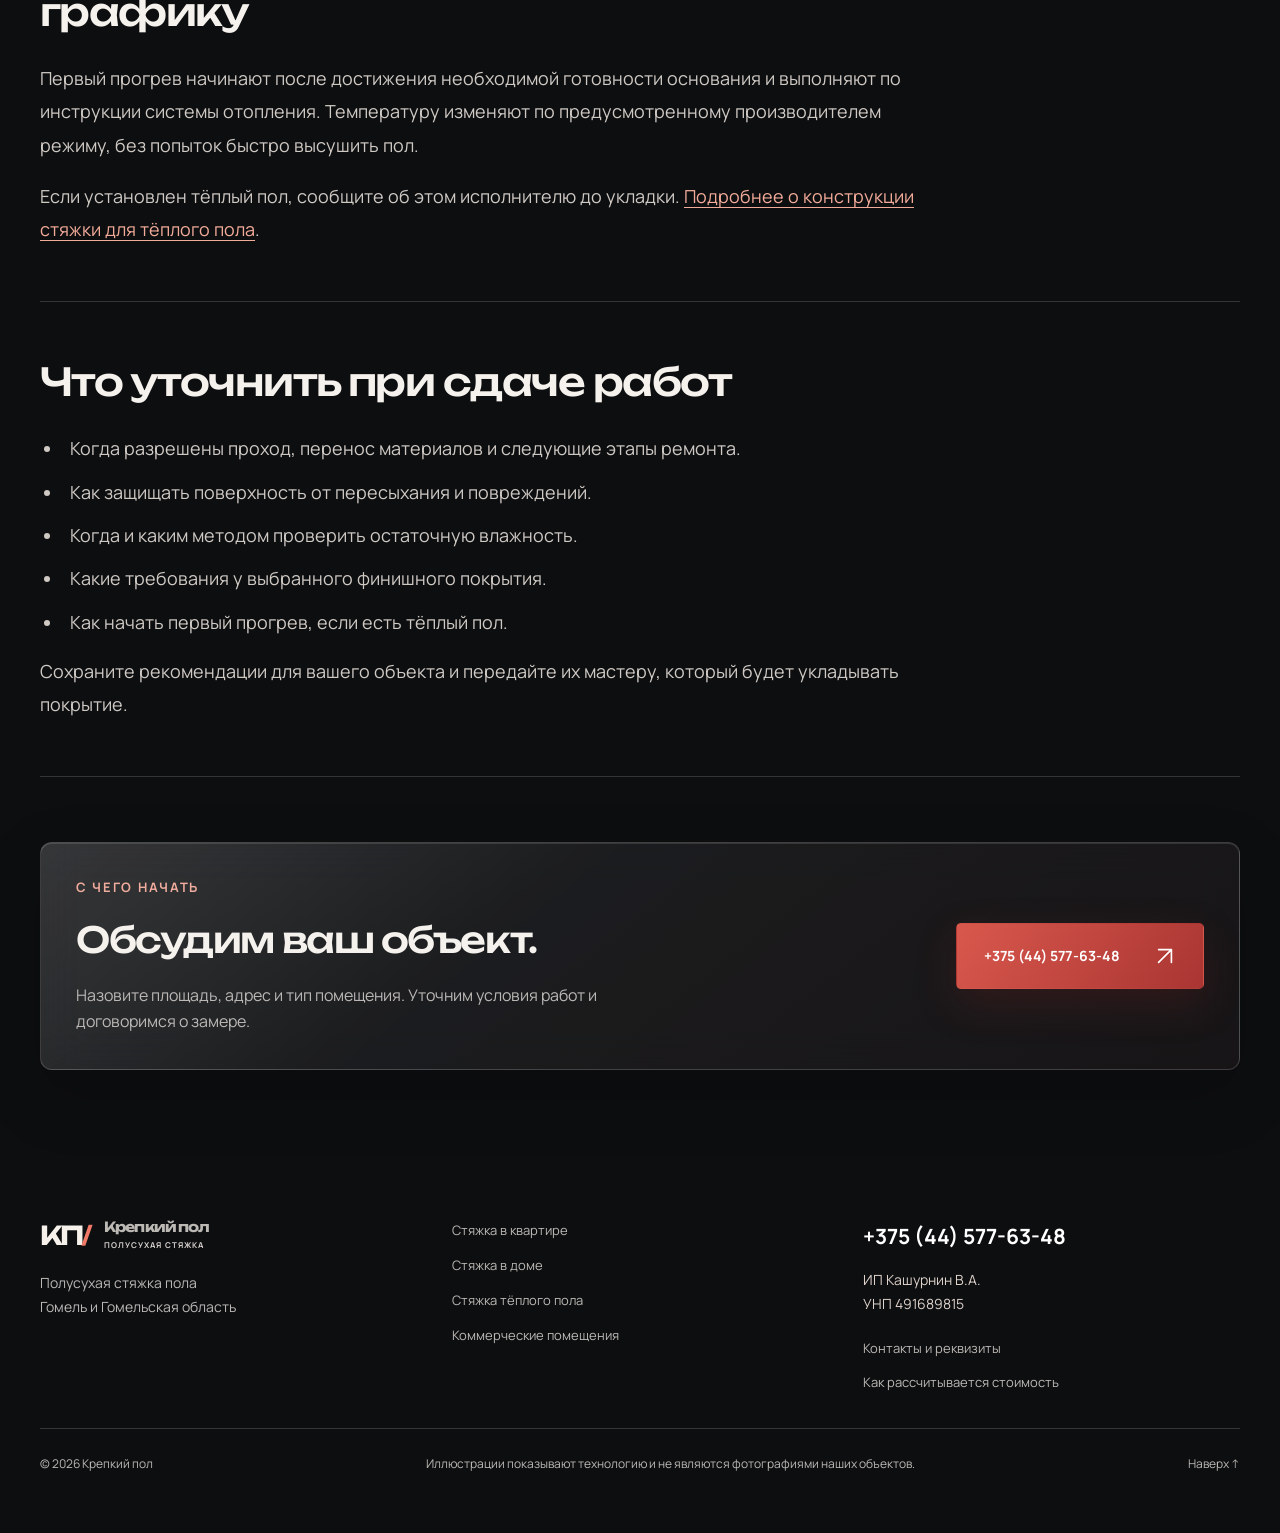
<file: polezno/uhod-za-styazhkoy/index.html>
<!doctype html>
<html lang="ru-BY"><head><meta charset="utf-8">
<!-- Google tag (gtag.js) -->
<script async src="https://www.googletagmanager.com/gtag/js?id=G-V1LNWC9XXD"></script>
<script>
  window.dataLayer = window.dataLayer || [];
  function gtag(){dataLayer.push(arguments);}
  gtag('js', new Date());
  gtag('config', 'G-V1LNWC9XXD');
</script>
<meta name="viewport" content="width=device-width, initial-scale=1"><meta name="theme-color" content="#0d0e10"><title>Уход за полусухой стяжкой: сушка и покрытия | Крепкий пол</title><meta name="description" content="Как ухаживать за полусухой стяжкой после укладки: нагрузка, защита от пересыхания, остаточная влажность, финишное покрытие и прогрев тёплого пола."><meta name="robots" content="index, follow, max-image-preview:large"><link rel="canonical" href="https://krepkipol.by/polezno/uhod-za-styazhkoy/"><meta property="og:type" content="website"><meta property="og:locale" content="ru_BY"><meta property="og:site_name" content="Крепкий пол"><meta property="og:title" content="Уход за полусухой стяжкой: сушка и покрытия | Крепкий пол"><meta property="og:description" content="Как ухаживать за полусухой стяжкой после укладки: нагрузка, защита от пересыхания, остаточная влажность, финишное покрытие и прогрев тёплого пола."><meta property="og:url" content="https://krepkipol.by/polezno/uhod-za-styazhkoy/"><meta property="og:image" content="https://krepkipol.by/assets/og-cover.png"><meta property="og:image:width" content="1200"><meta property="og:image:height" content="630"><meta property="og:image:alt" content="Крепкий пол — полусухая стяжка пола в Гомеле"><meta name="twitter:card" content="summary_large_image"><meta name="twitter:title" content="Уход за полусухой стяжкой: сушка и покрытия | Крепкий пол"><meta name="twitter:description" content="Как ухаживать за полусухой стяжкой после укладки: нагрузка, защита от пересыхания, остаточная влажность, финишное покрытие и прогрев тёплого пола."><meta name="twitter:image" content="https://krepkipol.by/assets/og-cover.png"><link rel="icon" href="/assets/favicon.svg" type="image/svg+xml"><link rel="icon" href="/assets/favicon.png" type="image/png" sizes="48x48"><link rel="apple-touch-icon" href="/assets/apple-touch-icon.png"><link rel="manifest" href="/site.webmanifest"><link rel="preload" href="/assets/fonts/manrope-regular.woff" as="font" type="font/woff" crossorigin><link rel="stylesheet" href="/styles.css"><link rel="stylesheet" href="/revamp.css"><link rel="stylesheet" href="/site.css"><script type="application/ld+json">{"@context": "https://schema.org", "@graph": [{"@type": "Organization", "@id": "https://krepkipol.by/#organization", "name": "Крепкий пол", "alternateName": "Krepkipol.by", "legalName": "ИП Кашурнин В.А.", "taxID": "491689815", "url": "https://krepkipol.by/", "telephone": "+375445776348", "logo": {"@type": "ImageObject", "url": "https://krepkipol.by/assets/logo.png", "width": 512, "height": 512}, "areaServed": [{"@type": "City", "name": "Гомель"}, {"@type": "AdministrativeArea", "name": "Гомельская область"}], "contactPoint": {"@type": "ContactPoint", "telephone": "+375445776348", "contactType": "customer service", "availableLanguage": "ru"}}, {"@type": "WebSite", "@id": "https://krepkipol.by/#website", "url": "https://krepkipol.by/", "name": "Крепкий пол", "alternateName": "Krepkipol.by", "inLanguage": "ru-BY", "publisher": {"@id": "https://krepkipol.by/#organization"}}, {"@type": "WebPage", "@id": "https://krepkipol.by/polezno/uhod-za-styazhkoy/#webpage", "url": "https://krepkipol.by/polezno/uhod-za-styazhkoy/", "name": "Уход за полусухой стяжкой: сушка и покрытия | Крепкий пол", "description": "Как ухаживать за полусухой стяжкой после укладки: нагрузка, защита от пересыхания, остаточная влажность, финишное покрытие и прогрев тёплого пола.", "inLanguage": "ru-BY", "isPartOf": {"@id": "https://krepkipol.by/#website"}, "about": {"@id": "https://krepkipol.by/#organization"}}, {"@type": "BreadcrumbList", "itemListElement": [{"@type": "ListItem", "position": 1, "name": "Главная", "item": "https://krepkipol.by/"}, {"@type": "ListItem", "position": 2, "name": "Уход за полусухой стяжкой: сушка и покрытия", "item": "https://krepkipol.by/polezno/uhod-za-styazhkoy/"}]}]}</script></head><body>
<!-- Yandex.Metrika counter -->
<script type="text/javascript">
    (function(m,e,t,r,i,k,a){
        m[i]=m[i]||function(){(m[i].a=m[i].a||[]).push(arguments)};
        m[i].l=1*new Date();
        for (var j = 0; j < document.scripts.length; j++) {if (document.scripts[j].src === r) { return; }}
        k=e.createElement(t),a=e.getElementsByTagName(t)[0],k.async=1,k.src=r,a.parentNode.insertBefore(k,a)
    })(window, document,'script','https://mc.yandex.ru/metrika/tag.js?id=113597384', 'ym');

    ym(113597384, 'init', {ssr:true, webvisor:true, clickmap:true, ecommerce:"dataLayer", referrer: document.referrer, url: location.href, accurateTrackBounce:true, trackLinks:true});
</script>
<noscript><div><img src="https://mc.yandex.ru/watch/113597384" width="1" height="1" style="position:absolute; left:-9999px;" alt="" /></div></noscript>
<!-- /Yandex.Metrika counter -->
<div class="scroll-progress" aria-hidden="true"></div><a class="skip" href="#main">Перейти к содержимому</a><header class="header" id="top"><a class="brand" href="/" aria-label="Крепкий пол — главная"><span class="brand-mark">КП<span>/</span></span><span class="brand-name">Крепкий пол<small>ПОЛУСУХАЯ СТЯЖКА</small></span></a><nav class="nav" id="navigation" aria-label="Основная навигация"><a href="/#solutions">Услуги</a><a href="/ceny/">Стоимость</a><a href="/polezno/">Полезное</a><a href="/kontakty/">Контакты</a></nav><a class="header-phone" href="tel:+375445776348"><span class="phone-label">Обсудить объект</span>+375 (44) 577-63-48</a><button class="menu-toggle" aria-label="Открыть меню" aria-controls="navigation" aria-expanded="false"><span></span><span></span></button></header><main id="main" class="inner-main wrap"><nav class="breadcrumbs" aria-label="Хлебные крошки"><a href="/">Главная</a><span aria-hidden="true">/</span><span aria-current="page">Уход за полусухой стяжкой: сушка и покрытия</span></nav><section class="page-heading"><p class="eyebrow">КРЕПКИЙ ПОЛ / ГОМЕЛЬ И ОБЛАСТЬ</p><h1>После укладки:<br><em>уход за стяжкой.</em></h1><p class="page-lead">Основание должно набрать прочность и высохнуть до требований финишного покрытия. Рекомендации для конкретного объекта уточняют при сдаче работ.</p><a class="button button-primary" href="tel:+375445776348">+375 (44) 577-63-48 <svg viewBox="0 0 24 24" fill="none" aria-hidden="true" focusable="false"><path d="M5 19 19 5M5 5h14v14" stroke="currentColor" stroke-width="1.8" stroke-linecap="round" stroke-linejoin="round"/></svg></a></section><section class="article-section"><h2>Защитите поверхность</h2><p>Сразу после укладки нельзя создавать ударную нагрузку, складировать тяжёлые материалы или пользоваться полом без согласования. Срок допуска людей и последующих работ уточняют у исполнителя с учётом состава смеси и условий объекта.</p><p>Не пытайтесь ускорить процесс тепловыми пушками, ранним запуском отопления или интенсивным сквозняком. Порядок защиты от пересыхания и применения плёнки согласовывают при сдаче.</p></section><section class="article-section"><h2>Высыхание и набор прочности — разные процессы</h2><p>Стяжка может выдерживать осторожное перемещение людей и при этом оставаться слишком влажной для ламината, паркета или винила. Дата укладки и сухой вид поверхности не подтверждают готовность под покрытие.</p><p>Перед отделкой проверяют остаточную влажность подходящим методом и сравнивают её с требованиями производителя покрытия, грунтовки и клея. При необходимости основание дополнительно готовят по выбранной системе материалов.</p></section><section class="article-section"><h2>Тёплый пол включают по согласованному графику</h2><p>Первый прогрев начинают после достижения необходимой готовности основания и выполняют по инструкции системы отопления. Температуру изменяют по предусмотренному производителем режиму, без попыток быстро высушить пол.</p><p>Если установлен тёплый пол, сообщите об этом исполнителю до укладки. <a href="/styazhka-teplogo-pola/">Подробнее о конструкции стяжки для тёплого пола</a>.</p></section><section class="article-section"><h2>Что уточнить при сдаче работ</h2><ul><li>Когда разрешены проход, перенос материалов и следующие этапы ремонта.</li><li>Как защищать поверхность от пересыхания и повреждений.</li><li>Когда и каким методом проверить остаточную влажность.</li><li>Какие требования у выбранного финишного покрытия.</li><li>Как начать первый прогрев, если есть тёплый пол.</li></ul><p>Сохраните рекомендации для вашего объекта и передайте их мастеру, который будет укладывать покрытие.</p></section><section class="page-cta glass"><div><p class="eyebrow">С ЧЕГО НАЧАТЬ</p><h2>Обсудим ваш объект.</h2><p>Назовите площадь, адрес и тип помещения. Уточним условия работ и договоримся о замере.</p></div><a class="button button-primary" href="tel:+375445776348">+375 (44) 577-63-48 <svg viewBox="0 0 24 24" fill="none" aria-hidden="true" focusable="false"><path d="M5 19 19 5M5 5h14v14" stroke="currentColor" stroke-width="1.8" stroke-linecap="round" stroke-linejoin="round"/></svg></a></section></main><footer class="footer wrap"><div><a class="brand" href="/"><span class="brand-mark">КП<span>/</span></span><span class="brand-name">Крепкий пол<small>ПОЛУСУХАЯ СТЯЖКА</small></span></a><p>Полусухая стяжка пола<br>Гомель и Гомельская область</p></div><nav aria-label="Услуги в подвале"><a href="/styazhka-v-kvartire/">Стяжка в квартире</a><a href="/styazhka-v-dome/">Стяжка в доме</a><a href="/styazhka-teplogo-pola/">Стяжка тёплого пола</a><a href="/styazhka-kommercheskih-pomeshcheniy/">Коммерческие помещения</a></nav><div class="footer-details"><a class="footer-phone" href="tel:+375445776348">+375 (44) 577-63-48</a><p>ИП Кашурнин В.А.<br>УНП 491689815</p><a href="/kontakty/">Контакты и реквизиты</a><a href="/ceny/">Как рассчитывается стоимость</a></div><div class="footer-bottom"><span>© 2026 Крепкий пол</span><span>Иллюстрации показывают технологию и не являются фотографиями наших объектов.</span><a href="#top">Наверх ↑</a></div></footer><a class="mobile-call" href="tel:+375445776348"><svg viewBox="0 0 24 24" fill="none" aria-hidden="true"><path d="M7 3 4 4c-2 2 1 8 5 12s10 7 12 5l1-3-6-3-2 2c-3-1-6-4-7-7l2-2-2-5Z" stroke="currentColor" stroke-width="1.7" stroke-linejoin="round"/></svg><span>Позвонить <b>+375 (44) 577-63-48</b></span></a><script src="/script.js" defer></script></body></html>
</file>
<file: styles.css>
:root{--bg:#111214;--panel:#1a1b1d;--ink:#f3f0eb;--muted:#a7a4a2;--line:rgba(255,255,255,.15);--accent:#b7443d;--ease:cubic-bezier(.215,.61,.355,1)}
*{box-sizing:border-box}html{scroll-behavior:smooth}body{margin:0;background:var(--bg);color:var(--ink);font:16px/1.5 Arial,Helvetica,sans-serif;-webkit-font-smoothing:antialiased}a{color:inherit;text-decoration:none}button{font:inherit}img{display:block;width:100%}::selection{background:#a7443c;color:white}.skip{position:absolute;z-index:100;top:-100px;left:16px;padding:12px;background:#fff;color:#111}.skip:focus{top:16px}.wrap{width:min(100% - 80px,1520px);margin-inline:auto}.section{padding-block:clamp(88px,10vw,160px)}.section-label,.eyebrow,.card-index{font-size:12px;line-height:1.4;font-weight:700;letter-spacing:.16em;text-transform:uppercase}.section-label{color:#d9d2ce;display:flex;gap:12px;align-items:center;margin-bottom:52px}.number{color:var(--accent)}h1,h2,h3,p{margin-top:0}h1,h2,h3{font-weight:500;letter-spacing:-.055em}h2{font-size:clamp(48px,6.7vw,108px);line-height:.99;margin-bottom:0}h2 em,h1 em{font-style:normal;background:linear-gradient(108deg,#fff8ee 4%,#d68577 57%,#8b2b2a 100%);background-clip:text;color:transparent}h3{font-size:clamp(25px,2.1vw,34px);line-height:1.1}p{color:var(--muted)}.glass{background:linear-gradient(135deg,rgba(255,255,255,.105),rgba(255,255,255,.028) 55%),rgba(33,32,33,.32);border:1px solid rgba(255,255,255,.15);box-shadow:inset 0 1px rgba(255,255,255,.10),0 20px 45px rgba(0,0,0,.07);backdrop-filter:blur(20px);-webkit-backdrop-filter:blur(20px)}.button{min-height:60px;padding:17px 23px;display:inline-flex;align-items:center;justify-content:space-between;gap:34px;border:1px solid transparent;border-radius:3px;font-size:14px;font-weight:700;transition:transform .3s var(--ease),background .3s var(--ease),border-color .3s var(--ease)}.button:hover{transform:translateY(-3px)}.button span,.text-link span{font-size:21px;line-height:1}.button-primary{background:#aa3c36;color:white}.button-primary:hover{background:#c14d43}.button-outline{border-color:rgba(255,255,255,.27)}.button-outline:hover{border-color:#fff}.text-link{display:inline-flex;align-items:center;gap:40px;padding-bottom:8px;border-bottom:1px solid rgba(255,255,255,.55);font-size:14px;font-weight:700;transition:gap .3s var(--ease)}.text-link:hover{gap:52px}
.header{position:absolute;z-index:20;top:0;left:0;width:100%;height:96px;padding:0 max(40px,calc((100vw - 1520px)/2));display:flex;align-items:center;justify-content:space-between;gap:24px;border-bottom:1px solid rgba(255,255,255,.16)}.brand{display:inline-flex;align-items:center;gap:12px;flex-shrink:0}.brand-mark{font:bold 42px/1 Georgia,serif;letter-spacing:-.1em}.brand-mark span{color:#b84640}.brand-name{font-size:21px;line-height:1;font-weight:700;letter-spacing:-.04em}.brand-name small{display:block;margin-top:5px;font-size:8px;line-height:1.1;letter-spacing:.14em;font-weight:700;color:#c7beb8}.nav{display:flex;gap:clamp(18px,2.5vw,42px);font-size:13px}.nav a,.header-phone{transition:color .3s}.nav a:hover,.header-phone:hover{color:#ec9990}.header-phone{font-size:14px;font-weight:700;white-space:nowrap}.header-phone span{margin-left:12px;font-size:19px}.menu-toggle{display:none}
.hero{position:relative;min-height:min(900px,100svh);height:max(740px,100svh);overflow:hidden;background:#171719}.hero-image{position:absolute;inset:0;background:linear-gradient(90deg,rgba(9,9,11,.65),rgba(10,10,12,.08) 53%),linear-gradient(0deg,rgba(8,8,10,.72),transparent 39%),url('assets/hero.webp') center center/cover no-repeat;animation:heroIn 1.1s var(--ease) both}@keyframes heroIn{from{transform:scale(1.045);opacity:.6}to{transform:scale(1);opacity:1}}.hero-top{position:absolute;top:130px;left:max(40px,calc((100vw - 1520px)/2));display:flex;align-items:center;gap:10px}.live-line{width:19px;height:1px;background:#d5594b}.hero-side{position:absolute;right:max(40px,calc((100vw - 1520px)/2));top:138px;display:flex;gap:30px;font-size:11px;letter-spacing:.13em;font-weight:700;writing-mode:vertical-rl}.hero-side span{color:#bca9a5}.hero-content{position:relative;height:100%;display:flex;align-items:end;justify-content:space-between;gap:60px;padding-bottom:113px}.hero-copy{max-width:min(650px,45vw)}.hero-kicker{color:#e4ae9e;margin-bottom:26px}.hero h1{font-size:clamp(58px,7.1vw,110px);line-height:.91;margin:0 0 28px;white-space:nowrap}.hero-lead{max-width:510px;font-size:18px;line-height:1.5;color:#ebe4df;margin-bottom:29px}.hero-actions{display:flex;align-items:center;gap:34px}.hero-stat{width:230px;min-height:152px;padding:21px;flex-shrink:0;border-radius:3px;display:flex;flex-direction:column;justify-content:space-between}.hero-stat b{font-size:47px;line-height:1;font-weight:500;letter-spacing:-.06em}.hero-stat b small{font-size:16px;letter-spacing:0}.hero-stat>span{font-size:13px;line-height:1.3;color:#d9d3d0}.hero-bottom{position:absolute;bottom:28px;left:50%;transform:translateX(-50%);display:flex;justify-content:space-between;border-top:1px solid rgba(255,255,255,.3);padding-top:17px;font-size:11px;font-weight:700;letter-spacing:.12em}.hero-bottom a span{margin-left:16px;font-size:18px;vertical-align:middle}
.intro-head{display:grid;grid-template-columns:1.35fr .65fr;gap:7%;align-items:end}.intro-head p{max-width:415px;font-size:18px;line-height:1.6;margin:0 0 5px}.metrics{display:grid;grid-template-columns:repeat(4,1fr);gap:16px;margin:86px 0 66px}.metrics>div{border-top:1px solid var(--line);padding-top:20px}.metrics strong{display:block;font-size:clamp(48px,6.5vw,92px);line-height:1;font-weight:400;letter-spacing:-.065em}.metrics strong span{font-size:.38em;color:#c56559;letter-spacing:-.02em}.metrics p{font-size:14px;margin:13px 0 0}.benefit-grid{display:grid;grid-template-columns:repeat(3,1fr);gap:16px}.benefit{min-height:310px;padding:28px;position:relative;display:flex;flex-direction:column;align-items:start;border-radius:4px;transition:transform .5s var(--ease),background .5s var(--ease)}.benefit:hover{transform:translateY(-5px);background-color:rgba(99,46,43,.23)}.benefit .card-index{color:#df9d94;margin-bottom:auto}.benefit h3{margin:30px 0 15px}.benefit p{max-width:340px;font-size:15px;line-height:1.5;margin:0 0 10px}.corner{position:absolute;right:28px;top:25px;font-size:19px}
.feature{padding:0;min-height:720px;display:grid;grid-template-columns:55% 45%;background:#1c1b1b}.feature-image{min-height:680px;overflow:hidden}.feature-image img{height:100%;object-fit:cover;filter:saturate(.65) brightness(.78)}.feature-content{padding:clamp(55px,7vw,110px) max(40px,calc((100vw - 1520px)/2)) clamp(60px,7vw,110px) clamp(40px,6vw,100px);display:flex;flex-direction:column;align-items:start;justify-content:center}.feature-content .section-label{margin-bottom:80px}.feature-content h2{font-size:clamp(54px,5.7vw,95px)}.feature-content p{max-width:360px;font-size:17px;margin:36px 0 30px}.steps{display:grid;grid-template-columns:.85fr 1.15fr;gap:10%}.steps-heading .section-label{margin-bottom:70px}.steps-list{border-top:1px solid var(--line)}.steps-list>div{display:grid;grid-template-columns:50px 1fr;column-gap:25px;padding:25px 0;border-bottom:1px solid var(--line)}.steps-list span{color:#c2645a;font-size:14px}.steps-list h3{font-size:24px;margin:0 0 8px}.steps-list p{grid-column:2;margin:0;max-width:490px;font-size:15px}
.pricing{background:radial-gradient(ellipse at 78% 20%,rgba(110,37,35,.19),transparent 42%),#191819}.pricing-heading{display:grid;grid-template-columns:1.3fr .7fr;gap:6%;align-items:end;margin-bottom:55px}.pricing-heading p{font-size:17px;max-width:470px;margin:0}.price-grid{display:grid;grid-template-columns:repeat(2,1fr);gap:16px}.price-card{padding:34px;min-height:510px;display:flex;flex-direction:column;border-radius:4px}.price-card.featured{background:linear-gradient(155deg,rgba(117,53,49,.38),rgba(255,255,255,.035) 50%)}.price-top{display:flex;justify-content:space-between;align-items:start;border-bottom:1px solid var(--line);padding-bottom:24px}.price-top span{font-size:12px;color:#d49c94;font-weight:700;letter-spacing:.14em}.price-top h3{font-size:42px;margin:0}.price-rows{padding:20px 0 25px;flex:1}.price-rows div{display:flex;justify-content:space-between;gap:20px;padding:14px 0;border-bottom:1px solid rgba(255,255,255,.11);font-size:16px}.price-rows div span{color:#beb9b5}.price-rows b{font-weight:500;white-space:nowrap}.price-card .button{align-self:start;min-width:245px}.price-note{font-size:13px;margin:20px 0 0}.extras-layout{display:grid;grid-template-columns:43% 57%;gap:0}.extras-layout>div:first-child{padding-right:8%}.extras-layout p{font-size:17px;max-width:385px;margin:30px 0}.extras-grid{display:grid;grid-template-columns:repeat(2,1fr);gap:16px}.extras-grid>div{min-height:145px;padding:22px;display:flex;flex-direction:column;justify-content:space-between;font-size:19px;font-weight:500;border-radius:4px}.extras-grid span{align-self:end;color:#c8786b}
.faq{background:#1b1b1c}.faq-layout{display:grid;grid-template-columns:42% 58%;gap:0}.faq-lead{padding-right:10%}.faq-lead p{font-size:17px;max-width:335px;margin:32px 0}.faq-list{border-top:1px solid var(--line)}details{border-bottom:1px solid var(--line)}summary{list-style:none;cursor:pointer;display:flex;justify-content:space-between;align-items:center;gap:16px;padding:23px 0;font-size:18px;font-weight:500}summary::-webkit-details-marker{display:none}summary span{font-size:29px;line-height:1;color:#c46a60;transition:transform .3s var(--ease)}details[open] summary span{transform:rotate(45deg)}details p{padding:0 55px 25px 0;margin:0;font-size:15px;line-height:1.65;max-width:650px}.contact{background:radial-gradient(ellipse at 78% 60%,rgba(149,48,42,.3),transparent 42%),#161516;position:relative;overflow:hidden}.contact:before{content:"";position:absolute;inset:0;opacity:.12;background-image:linear-gradient(95deg,transparent 40%,rgba(255,255,255,.12) 40.1%,transparent 40.2%);pointer-events:none}.contact-inner{position:relative}.contact h2{font-size:clamp(70px,10vw,156px)}.contact-row{display:flex;justify-content:space-between;align-items:end;gap:30px;margin:45px 0 32px;border-top:1px solid var(--line);padding-top:27px}.contact-row p{max-width:440px;font-size:17px;margin:0}.contact-phone{font-size:clamp(26px,3.5vw,52px);letter-spacing:-.05em;line-height:1.1;white-space:nowrap}.contact-phone span{font-size:.55em;color:#ca6b60}.footer{min-height:150px;display:flex;align-items:center;justify-content:space-between;gap:25px;color:#bcb9b5;font-size:13px}.footer a:hover{color:white}
@media(max-width:1100px){.header{padding:0 26px}.wrap{width:calc(100% - 52px)}.nav{gap:14px}.hero-top{left:26px}.hero-side{right:26px}.hero-stat{width:190px}.hero h1{font-size:clamp(57px,7.5vw,92px)}.feature-content{padding:60px 40px}.feature-content h2{font-size:clamp(50px,6vw,75px)}.feature-image{min-height:620px}}
@media(max-width:800px){.header{height:76px}.header-phone{margin-left:auto}.menu-toggle{display:flex;width:42px;height:42px;align-items:center;justify-content:center;flex-direction:column;gap:6px;background:transparent;border:1px solid var(--line);color:white;cursor:pointer;z-index:3}.menu-toggle span{width:17px;height:1px;background:white}.nav{display:none;position:absolute;top:76px;left:0;right:0;padding:25px 26px 30px;background:rgba(19,19,20,.97);border-bottom:1px solid var(--line);flex-direction:column;gap:20px;font-size:17px}.nav.open{display:flex}.hero{height:780px;min-height:0}.hero-top{top:110px}.hero-side{top:115px}.hero-content{padding-bottom:102px;gap:25px}.hero-stat{display:none}.hero h1{font-size:clamp(58px,10vw,85px)}.hero-copy{max-width:700px}.intro-head,.pricing-heading{grid-template-columns:1fr;gap:28px}.intro-head p,.pricing-heading p{max-width:650px}.metrics{grid-template-columns:repeat(2,1fr);row-gap:32px;margin:65px 0 45px}.benefit-grid{grid-template-columns:1fr 1fr}.benefit:last-child{grid-column:span 2}.feature{grid-template-columns:1fr}.feature-image{min-height:460px;max-height:540px}.feature-content{padding:80px 26px}.feature-content .section-label{margin-bottom:55px}.feature-content h2{font-size:clamp(57px,9vw,82px)}.steps,.extras-layout,.faq-layout{grid-template-columns:1fr;gap:55px}.steps-heading .section-label{margin-bottom:40px}.extras-layout>div:first-child{padding-right:0}.faq-lead{padding-right:0}}
@media(max-width:600px){.wrap{width:calc(100% - 36px)}.section{padding-block:84px}.section-label{margin-bottom:35px}.header{padding:0 18px}.brand-mark{font-size:34px}.brand-name{font-size:18px}.brand-name small{font-size:7px}.header-phone{font-size:0}.header-phone span{font-size:22px;margin:0}.hero{height:730px;min-height:730px}.hero-image{background-position:59% center;background-image:linear-gradient(0deg,rgba(9,9,11,.85),rgba(9,9,11,.06) 68%),linear-gradient(90deg,rgba(9,9,11,.35),transparent),url('assets/hero.webp')}.hero-top{top:111px;left:18px;font-size:10px}.hero-side{display:none}.hero-content{padding-bottom:105px}.hero-copy{max-width:100%}.hero-kicker{font-size:10px;margin-bottom:18px}.hero h1{font-size:clamp(52px,13vw,76px);white-space:normal;line-height:.96;margin-bottom:23px}.hero-lead{font-size:16px;max-width:400px}.hero-actions{gap:21px;align-items:start;flex-direction:column}.hero-actions .button{min-width:242px}.hero-bottom{bottom:22px;font-size:9px}.hero-bottom>a{font-size:0}.hero-bottom>a span{font-size:18px}.intro-head h2,.steps h2,.pricing h2,.extras h2,.faq h2{font-size:clamp(48px,12vw,67px)}.intro-head p{font-size:16px}.metrics{margin:57px 0 42px}.metrics strong{font-size:57px}.metrics p{font-size:12px}.benefit-grid,.price-grid,.extras-grid{grid-template-columns:1fr}.benefit:last-child{grid-column:auto}.benefit{min-height:245px;padding:23px}.benefit h3{font-size:27px}.feature-image{min-height:320px;max-height:350px}.feature-content{padding:75px 18px}.feature-content h2{font-size:clamp(53px,12vw,75px)}.feature-content .section-label{margin-bottom:40px}.steps-list>div{grid-template-columns:34px 1fr;gap:10px}.steps-list h3{font-size:22px}.price-card{min-height:470px;padding:24px}.price-top h3{font-size:35px}.price-rows div{font-size:14px}.extras-grid>div{min-height:100px}.faq-layout{gap:36px}.faq-lead p{margin:22px 0}.faq-lead .text-link{margin-bottom:8px}summary{font-size:16px;padding:20px 0}details p{font-size:14px}.contact h2{font-size:clamp(61px,14vw,90px)}.contact-row{display:block;margin:35px 0}.contact-row p{font-size:16px;margin-bottom:35px}.contact-phone{font-size:clamp(25px,7vw,38px)}.footer{padding-block:35px;flex-wrap:wrap;gap:20px}.footer .brand{width:100%}.footer span:not(.brand-mark):not(.brand-name){width:100%}}
@media(prefers-reduced-motion:reduce){html{scroll-behavior:auto}*,*:before,*:after{animation-duration:.01ms!important;transition-duration:.01ms!important}}
</file>
<file: revamp.css>
@font-face{font-family:Manrope;src:url('assets/fonts/manrope-regular.woff') format('woff');font-weight:400;font-display:swap}
@font-face{font-family:Manrope;src:url('assets/fonts/manrope-medium.woff') format('woff');font-weight:500;font-display:swap}
@font-face{font-family:Manrope;src:url('assets/fonts/manrope-bold.woff') format('woff');font-weight:700;font-display:swap}
@font-face{font-family:Unbounded;src:url('assets/fonts/unbounded-medium.woff') format('woff');font-weight:500;font-display:swap}
@font-face{font-family:Unbounded;src:url('assets/fonts/unbounded-bold.woff') format('woff');font-weight:700;font-display:swap}
:root{--bg:#0d0e10;--panel:#161719;--ink:#f5f1ed;--muted:#bcb9b6;--line:rgba(255,255,255,.16);--accent:#df564c}
html{scroll-padding-top:82px}body{background:var(--bg);font-family:Manrope,Arial,sans-serif;font-size:16px;line-height:1.6}h1,h2,h3{font-family:Unbounded,Arial,sans-serif;font-weight:500;letter-spacing:-.065em}h2{font-size:clamp(44px,4.9vw,78px);line-height:1.11}h2 em,h1 em{background:linear-gradient(105deg,#fff6ee 2%,#e28475 48%,#b43d37 94%);background-clip:text;-webkit-background-clip:text;color:transparent}p{color:#bbb8b6}.section{padding-block:clamp(100px,11vw,180px)}.section-label,.eyebrow,.card-index{font-size:13px;letter-spacing:.13em;font-weight:700}.section-label{margin-bottom:58px}.number{font-family:Unbounded,sans-serif;color:#df655b;font-size:12px}.glass{background:linear-gradient(142deg,rgba(255,255,255,.15),rgba(255,255,255,.035) 40%,rgba(125,47,43,.055)),rgba(28,29,31,.42);border:1px solid rgba(255,255,255,.17);box-shadow:inset 0 1px 0 rgba(255,255,255,.12),0 24px 65px rgba(0,0,0,.18);backdrop-filter:blur(22px);-webkit-backdrop-filter:blur(22px)}.button{border-radius:5px;min-height:66px;padding:19px 27px;font-size:14px;letter-spacing:.005em;position:relative;overflow:hidden}.button:before{content:"";position:absolute;inset:0;transform:translateX(-102%);background:rgba(255,255,255,.14);transition:transform .6s var(--ease)}.button:hover:before{transform:translateX(0)}.button>span{position:relative}.button-primary{background:linear-gradient(125deg,#d9584d,#a93532);box-shadow:0 15px 40px rgba(134,37,35,.23)}.button-primary:hover{background:linear-gradient(125deg,#eb6a5f,#b94038)}.text-link{font-size:14px;border-bottom-color:#d7776b}.text-link span{color:#ef8578}
.scroll-progress{position:fixed;z-index:80;left:0;top:0;height:3px;width:100%;transform-origin:left;transform:scaleX(0);background:linear-gradient(90deg,#a52d2e,#f58c73)}
.benefit,.price-card,.extras-grid>.glass{position:relative;overflow:hidden}.benefit:after,.price-card:after,.extras-grid>.glass:after{content:"";position:absolute;inset:0;border-radius:inherit;background:radial-gradient(340px circle at var(--px,50%) var(--py,50%),rgba(237,102,83,.17),transparent 68%);opacity:0;pointer-events:none;transition:opacity .35s}.benefit:hover:after,.price-card:hover:after,.extras-grid>.glass:hover:after{opacity:1}
.header{height:92px;background:linear-gradient(180deg,rgba(6,7,8,.66),transparent);border-bottom-color:rgba(255,255,255,.19)}.brand{gap:14px}.brand-mark{font:700 26px/1 Unbounded,sans-serif;letter-spacing:-.11em;color:#f7f1ec}.brand-mark span{color:#f17968}.brand-name{font-family:Unbounded,sans-serif;font-weight:700;font-size:16px;letter-spacing:-.07em}.brand-name small{font:700 8px/1.2 Manrope,sans-serif;letter-spacing:.12em;margin-top:6px;color:#d7d1ce}.nav{gap:clamp(18px,2.3vw,38px);font-weight:700}.nav a{position:relative}.nav a:after{content:"";position:absolute;left:0;bottom:-10px;width:100%;height:1px;background:#dc675b;transform:scaleX(0);transform-origin:left;transition:transform .3s var(--ease)}.nav a:hover:after{transform:scaleX(1)}.header-phone{font-size:14px}
.hero{height:100svh;min-height:790px;max-height:1050px;background:#111}.hero-image{background-image:linear-gradient(90deg,rgba(4,5,7,.77),rgba(6,7,9,.26) 55%,rgba(7,7,9,.1)),linear-gradient(0deg,rgba(5,5,6,.66),transparent 42%),url('assets/hero.webp');background-position:center center;filter:saturate(.92) contrast(1.09)}.hero:after{content:"";position:absolute;inset:0;pointer-events:none;background:radial-gradient(ellipse at 22% 81%,rgba(130,31,33,.22),transparent 35%)}.hero-top{top:132px;color:#f4d5c9}.hero-side{z-index:2;top:143px;color:#ead6ce}.hero-content{z-index:2;padding-bottom:112px}.hero-copy{max-width:min(670px,47vw)}.hero-kicker{font-size:13px;margin-bottom:24px;color:#f2a398}.hero h1{font-size:clamp(84px,9.2vw,150px);line-height:.97;letter-spacing:-.08em;margin:0 0 32px;white-space:nowrap;font-weight:700}.hero h1 em{background:linear-gradient(100deg,#fff4eb,#e97766 59%,#ac3030);background-clip:text;-webkit-background-clip:text}.hero-lead{font-size:18px;max-width:465px;line-height:1.55;color:#f0e7e2;margin-bottom:32px}.hero-actions{gap:38px}.hero-stat{position:relative;width:255px;min-height:225px;padding:25px 27px;border-radius:12px;background:linear-gradient(135deg,rgba(80,30,29,.34),rgba(255,255,255,.065)),rgba(21,21,22,.34)}.hero-stat-label{font:700 11px/1.45 Manrope,sans-serif;letter-spacing:.13em;color:#eac5be}.hero-stat b{font:700 64px/1 Unbounded,sans-serif;letter-spacing:-.1em;color:#f6eae2}.hero-stat b small{font:700 14px/1 Manrope,sans-serif;letter-spacing:.11em;color:#e78173}.hero-stat>span:last-child{font-size:12px;line-height:1.35;color:#e0d6d1}.hero-bottom{z-index:2;font-size:12px;padding-top:19px;bottom:30px}.hero-bottom>a{transition:transform .3s var(--ease)}.hero-bottom>a:hover{transform:translateY(4px)}
.ticker{height:70px;overflow:hidden;display:flex;align-items:center;background:#cc4f45;color:#170b0b;border-top:1px solid #ec897c;border-bottom:1px solid #e0796e}.ticker-track{white-space:nowrap;min-width:max-content;font:700 20px/1 Unbounded,sans-serif;letter-spacing:-.04em;animation:tickerMove 25s linear infinite}.ticker-track span{padding:0 30px;color:#fff3ed}@keyframes tickerMove{to{transform:translateX(-50%)}}
.intro{position:relative}.intro:after{content:"К / П";position:absolute;right:4%;top:75px;font:700 100px/1 Unbounded,sans-serif;letter-spacing:-.1em;color:rgba(255,255,255,.025);pointer-events:none}.intro-head{grid-template-columns:1.28fr .72fr}.intro-head p{font-size:19px;line-height:1.7}.metrics{margin:105px 0 78px}.metrics>div{border-top-color:rgba(225,89,77,.48);padding-top:23px}.metrics strong{font:500 clamp(54px,5.2vw,82px)/1 Unbounded,sans-serif;letter-spacing:-.085em}.metrics strong span{color:#dc6a5e}.metrics p{font-size:14px;line-height:1.4;margin-top:17px}.benefit-grid{grid-template-columns:1.22fr 1fr 1fr;gap:16px}.benefit{min-height:390px;border-radius:12px;padding:29px;overflow:hidden}.benefit:before{content:attr(data-ghost);position:absolute;bottom:-64px;right:7px;font:700 180px/1 Unbounded,sans-serif;letter-spacing:-.1em;color:rgba(255,255,255,.025);pointer-events:none}.benefit:first-child{background:radial-gradient(circle at 8% 0%,rgba(181,62,55,.36),transparent 63%),linear-gradient(140deg,rgba(255,255,255,.11),rgba(255,255,255,.025));border-color:rgba(224,108,93,.42)}.benefit h3{font-size:clamp(22px,2.2vw,32px);line-height:1.26;letter-spacing:-.055em;position:relative}.benefit p{font-size:15px;color:#d0c9c5;position:relative}.benefit .card-index{font-size:12px;color:#f4ab9f}.corner{color:#ee8b7b}
.feature{min-height:790px;background:#171719}.feature-image{position:relative;min-height:790px}.feature-image:after{content:"ИЛЛЮСТРАЦИЯ ТЕХНОЛОГИИ";position:absolute;bottom:25px;left:30px;color:#f7f3f0;font:700 11px/1.4 Manrope,sans-serif;letter-spacing:.12em;padding:10px 12px;background:rgba(16,16,18,.6);backdrop-filter:blur(8px)}.feature-image img{filter:saturate(.65) contrast(1.07) brightness(.78);transition:transform 1.2s var(--ease)}.feature:hover .feature-image img{transform:scale(1.035)}.feature-content{position:relative;overflow:hidden;background:radial-gradient(ellipse at 110% 10%,rgba(147,46,42,.24),transparent 57%)}.feature-content:before{content:"02";position:absolute;right:0;bottom:-74px;color:rgba(255,255,255,.025);font:700 250px/1 Unbounded,sans-serif;pointer-events:none}.feature-content>*{position:relative}.feature-content .section-label{margin-bottom:65px}.feature-content h2{font-size:clamp(48px,4.65vw,76px);line-height:1.15}.feature-content p{font-size:17px;line-height:1.7}.steps{gap:8%}.steps-list>div{padding:30px 0;grid-template-columns:55px 1fr;gap:18px;transition:padding-left .5s var(--ease),background .5s var(--ease)}.steps-list>div:hover{padding-left:15px;background:linear-gradient(90deg,rgba(155,48,44,.14),transparent)}.steps-list span{font:700 13px/1.7 Unbounded,sans-serif}.steps-list h3{font-size:22px;line-height:1.3}.steps-list p{font-size:15px}
.estimate{background:#252024;position:relative;overflow:hidden}.estimate:before{content:"";position:absolute;inset:0;background:radial-gradient(ellipse at 15% 80%,rgba(180,55,48,.27),transparent 48%),linear-gradient(120deg,#1b171a,#252124 58%,#171819)}.estimate-wrap{position:relative;display:grid;grid-template-columns:1fr 1fr;gap:8%;align-items:center}.estimate-copy h2{max-width:720px}.estimate-copy p{max-width:470px;font-size:18px;line-height:1.7;margin:35px 0 75px}.estimate-foot{border-top:1px solid rgba(255,255,255,.24);padding-top:23px;color:#e2a097;font-size:12px;font-weight:700;letter-spacing:.13em}.estimate-panel{border-radius:16px;padding:34px 38px;background:linear-gradient(135deg,rgba(255,255,255,.16),rgba(255,255,255,.05)),rgba(19,19,21,.65)}.estimate-panel-top{display:flex;justify-content:space-between;color:#e7a399;font:700 12px/1.4 Manrope,sans-serif;letter-spacing:.13em;padding-bottom:32px;border-bottom:1px solid var(--line)}.estimate-type{display:flex;gap:10px;border:0;padding:35px 0 0;margin:0}.estimate-type legend,.estimate-area label{font-size:14px;font-weight:700;color:#eee7e3}.estimate-type legend{padding:0}.estimate-type label{flex:1;cursor:pointer}.estimate-type input{position:absolute;opacity:0}.estimate-type label span{display:flex;min-height:56px;align-items:center;justify-content:center;text-align:center;padding:10px 12px;border:1px solid rgba(255,255,255,.24);border-radius:6px;font-size:14px;font-weight:700;transition:background .3s,border-color .3s}.estimate-type input:checked+span{border-color:#e07063;background:rgba(187,67,58,.28);color:#fff}.estimate-type input:focus-visible+span{outline:2px solid white;outline-offset:3px}.estimate-area{display:flex;justify-content:space-between;align-items:end;margin-top:36px}.estimate-area div{display:flex;align-items:baseline;gap:8px}.estimate-area output{font:700 50px/1 Unbounded,sans-serif;letter-spacing:-.08em}.estimate-area div span{font-size:17px;color:#ed9a8c}.area-range{width:100%;height:4px;margin:28px 0 10px;appearance:none;-webkit-appearance:none;background:linear-gradient(90deg,#d8594e 0%,#d8594e 38%,#777478 38%);outline:none;cursor:pointer}.area-range::-webkit-slider-thumb{-webkit-appearance:none;width:21px;height:21px;border:4px solid #eb7568;border-radius:50%;background:#fff;box-shadow:0 0 0 7px rgba(222,86,76,.18)}.area-range::-moz-range-thumb{width:14px;height:14px;border:4px solid #eb7568;border-radius:50%;background:#fff}.range-labels{display:flex;justify-content:space-between;color:#aca7a5;font-size:12px}.estimate-result{border-top:1px solid var(--line);padding-top:27px;margin-top:33px}.estimate-result>span{font-size:12px;font-weight:700;letter-spacing:.13em;color:#dd9c92}.estimate-result strong{display:block;font:700 clamp(35px,4vw,61px)/1.2 Unbounded,sans-serif;letter-spacing:-.085em;margin:13px 0 5px;white-space:nowrap}.estimate-result strong small{font:500 17px/1 Manrope,sans-serif;letter-spacing:0;color:#d6cbc7}.estimate-result p{font-size:13px;margin:0 0 26px}.estimate-panel .button{width:100%}
.pricing{background:radial-gradient(ellipse at 80% 20%,rgba(141,46,44,.15),transparent 42%),#111214}.pricing-heading{grid-template-columns:1.42fr .58fr}.pricing-heading p{font-size:18px;line-height:1.65}.price-card{border-radius:12px;padding:38px;min-height:560px}.price-card.featured{background:radial-gradient(ellipse at 94% 0%,rgba(186,64,54,.28),transparent 55%),linear-gradient(145deg,rgba(255,255,255,.13),rgba(255,255,255,.025))}.price-top h3{font-size:32px}.price-rows div{padding:18px 0}.price-rows b{font-weight:700}.price-note{font-size:14px}
.extras-layout{grid-template-columns:44% 56%}.extras-grid>div{border-radius:10px;min-height:160px;font:500 19px/1.35 Unbounded,sans-serif;letter-spacing:-.045em;transition:transform .5s var(--ease),background .5s var(--ease)}.extras-grid>div:hover{transform:translateY(-5px);background-color:rgba(132,49,45,.22)}.extras-grid span{font-family:Manrope,sans-serif;font-size:22px}.faq{background:#19191b}.faq-lead p{font-size:18px}.faq-list summary{font:500 17px/1.4 Unbounded,sans-serif;letter-spacing:-.045em;padding:25px 0}.faq-list summary:hover{color:#f2a197}.faq-list details p{font-size:16px;color:#c5bfbb}.faq-list details[open]{background:linear-gradient(90deg,rgba(167,51,46,.08),transparent)}.contact{background:radial-gradient(ellipse at 82% 80%,rgba(181,51,44,.34),transparent 49%),#131315}.contact h2{font-size:clamp(67px,8.3vw,130px);line-height:1.08}.contact-row{margin-top:65px}.contact-phone{font-family:Unbounded,sans-serif;font-size:clamp(26px,2.9vw,45px);font-weight:500}.footer{min-height:180px}
.js .reveal{opacity:1;transform:none}.js .reveal.in-view{animation:rise .6s var(--ease) both}@keyframes rise{from{transform:translateY(24px);filter:brightness(.8)}to{transform:translateY(0);filter:brightness(1)}}
@media(max-width:1100px){.hero-copy{max-width:58vw}.hero h1{font-size:clamp(80px,9vw,115px)}.hero-stat{width:210px;min-height:190px}.hero-stat b{font-size:51px}.feature-content h2{font-size:clamp(46px,5.1vw,62px)}.estimate-wrap{gap:4%}.estimate-panel{padding:28px}}
@media(max-width:800px){h2{font-size:clamp(45px,7.5vw,67px)}.header{height:76px}.nav{background:rgba(15,15,17,.98)}.hero{min-height:780px;height:850px}.hero-copy{max-width:75vw}.hero h1{font-size:clamp(78px,12vw,115px)}.hero-stat{display:none}.intro-head{grid-template-columns:1fr;gap:25px}.intro-head p{font-size:18px;max-width:650px}.metrics strong{font-size:clamp(50px,7vw,75px)}.benefit-grid{grid-template-columns:1fr 1fr}.benefit:last-child{grid-column:span 2}.benefit{min-height:340px}.feature{min-height:0}.feature-image{min-height:460px}.feature-content h2{font-size:clamp(51px,9vw,73px)}.estimate-wrap{grid-template-columns:1fr;gap:55px}.estimate-copy p{margin-bottom:35px;max-width:650px}.estimate-panel{max-width:650px;width:100%;margin:auto}.pricing-heading{grid-template-columns:1fr}.extras-layout,.faq-layout{grid-template-columns:1fr}.ticker-track{font-size:16px}}
@media(max-width:600px){body{font-size:16px}.section{padding-block:90px}.section-label{font-size:12px;margin-bottom:38px}h2{font-size:clamp(40px,10.2vw,59px);letter-spacing:-.07em}.header-phone{font-size:0}.brand-mark{font-size:22px}.brand-name{font-size:13px}.brand-name small{font-size:6px}.hero{height:760px;min-height:760px}.hero-image{background-image:linear-gradient(0deg,rgba(5,5,7,.85),rgba(5,5,7,.1) 65%),linear-gradient(90deg,rgba(4,5,6,.5),transparent),url('assets/hero.webp');background-position:62% center}.hero-top{top:110px;font-size:10px}.hero-content{padding-bottom:116px}.hero-copy{max-width:100%}.hero-kicker{font-size:10px}.hero h1{font-size:clamp(58px,14vw,83px);letter-spacing:-.085em;margin-bottom:23px}.hero-lead{font-size:15px;line-height:1.6;max-width:365px}.hero-actions{gap:22px}.hero-actions .button{min-width:252px}.hero-bottom{font-size:9px}.ticker{height:54px}.ticker-track{font-size:13px}.ticker-track span{padding:0 18px}.intro:after{font-size:50px;top:48px}.intro-head p{font-size:16px}.metrics{margin:65px 0 52px}.metrics strong{font-size:clamp(42px,11vw,61px)}.metrics p{font-size:12px}.benefit-grid{grid-template-columns:1fr}.benefit:last-child{grid-column:auto}.benefit{min-height:270px}.benefit h3{font-size:25px}.feature-image{min-height:330px;max-height:350px}.feature-image:after{font-size:9px;bottom:15px;left:15px}.feature-content{padding:80px 18px}.feature-content h2{font-size:clamp(44px,10.5vw,65px)}.steps-list>div{grid-template-columns:40px 1fr}.steps-list h3{font-size:18px}.estimate-copy p{font-size:16px}.estimate-panel{padding:22px 20px}.estimate-panel-top{font-size:10px}.estimate-area output{font-size:43px}.estimate-result strong{font-size:clamp(31px,8vw,48px)}.price-card{padding:25px;min-height:480px}.price-top h3{font-size:25px}.price-rows div{font-size:14px}.extras-grid>div{min-height:110px;font-size:17px}.faq-list summary{font-size:14px;line-height:1.45}.faq-list details p{font-size:14px}.contact h2{font-size:clamp(49px,11.5vw,75px)}.contact-row{margin-top:42px}.contact-phone{font-size:clamp(22px,5.8vw,35px)}.footer{min-height:150px}}
@media(max-width:600px){.pricing h2{font-size:clamp(35px,9vw,51px)}}
@media(max-width:360px){.feature-content h2,.extras h2{font-size:36px}.extras-layout{grid-template-columns:minmax(0,1fr)}}
@media(prefers-reduced-motion:reduce){.ticker-track{animation:none}.js .reveal.in-view{animation:none}.feature-image img{transition:none}}
</file>
<file: site.css>
/* Shared layout and readable contact actions. */
html{scroll-padding-top:105px}body{overflow-wrap:break-word}svg{display:inline-block;width:22px;height:22px;flex-shrink:0;vertical-align:middle}a:focus-visible,button:focus-visible,summary:focus-visible,input:focus-visible{outline:3px solid #f0a191;outline-offset:5px}.header{position:absolute;gap:20px}.header .brand-name{font-size:15px;letter-spacing:-.055em}.header-phone{font-size:18px;font-weight:700;line-height:1.5;padding:8px 12px;border:1px solid #c47468;border-radius:7px;background:rgba(15,15,17,.72)}.phone-label{display:block!important;font-size:10px!important;letter-spacing:.08em;text-transform:uppercase;color:#f4b6a5;margin:0!important}.nav{gap:24px}.hero h1{font-size:clamp(40px,4.6vw,70px);line-height:1.17;letter-spacing:-.06em;white-space:normal}.hero-copy{max-width:820px}.hero-stat{width:300px;min-height:210px;gap:22px}.hero-stat-phone{font-family:Manrope,sans-serif;font-size:23px;font-weight:700;letter-spacing:-.02em;white-space:nowrap}.hero-stat-label{font-size:11px}.hero-actions .button svg,.text-link svg{color:inherit}.section-intro{margin:30px 0 45px;max-width:750px;font-size:18px}.service-grid{display:grid;grid-template-columns:repeat(2,minmax(0,1fr));gap:18px;margin-top:35px}.service-card{padding:32px;border-radius:12px;display:flex;flex-direction:column;align-items:start;gap:18px;transition:border-color .25s,transform .25s;min-width:0}.service-card:hover{border-color:#df8d7d;transform:translateY(-3px)}.service-card .eyebrow{font-size:11px;color:#efac9c}.service-card h3{font-size:clamp(21px,2.1vw,29px);line-height:1.35;margin:0}.service-card p{font-size:16px;margin:0}.card-link{display:flex;align-items:center;gap:12px;font-size:14px;font-weight:700;margin-top:auto;color:#f4ad9c}.estimate-phone{margin:17px 0 0;font-size:19px;font-weight:700;color:#fff;text-align:center}.estimate-result p{font-size:17px;color:#ebe1dc}.footer{display:grid;grid-template-columns:1fr 1fr 1fr;padding-block:60px;align-items:start;gap:35px}.footer .brand-name{font-size:14px}.footer p{font-size:14px;line-height:1.7;margin:20px 0 0}.footer nav,.footer-details{display:flex;flex-direction:column;gap:14px}.footer-details p{margin:0 0 8px;color:#ded2cb}.footer-phone{font-size:21px;color:#fff;white-space:nowrap;font-weight:700}.footer-bottom{grid-column:1/-1;display:flex;justify-content:space-between;gap:24px;border-top:1px solid var(--line);padding-top:25px;font-size:12px}.footer-bottom span:nth-child(2){max-width:650px}.mobile-call{display:none}.inner-main{padding-top:145px;padding-bottom:90px;max-width:1220px}.inner-main .breadcrumbs{display:flex;flex-wrap:wrap;gap:10px;margin-bottom:45px;font-size:13px;color:#c9c3be}.breadcrumbs a{color:#f2a796;text-decoration:underline;text-underline-offset:4px}.page-heading{max-width:1060px;padding-bottom:55px;border-bottom:1px solid var(--line)}.page-heading h1{font-size:clamp(36px,5.4vw,78px);line-height:1.18;letter-spacing:-.055em;margin:22px 0 28px;overflow-wrap:anywhere}.page-lead{font-size:20px;max-width:800px;margin-bottom:30px}.article-section{padding-block:55px;border-bottom:1px solid var(--line)}.article-section h2{font-size:clamp(27px,3vw,42px);line-height:1.3;margin:0 0 25px;max-width:1050px;letter-spacing:-.04em}.article-section p,.article-section li{font-size:18px;line-height:1.85;max-width:900px;color:#cfc9c4}.article-section p:last-child{margin-bottom:0}.article-section p a{color:#f3ab99;text-decoration:underline;text-underline-offset:4px}.article-section li{padding-left:7px;margin-bottom:10px}.article-section ul,.article-section ol{padding-left:23px}.article-section .service-grid h3{font-size:22px}.article-section .service-grid p{font-size:16px;line-height:1.65}.page-cta{margin-top:65px;border-radius:12px;padding:35px;display:flex;align-items:center;justify-content:space-between;gap:35px}.page-cta h2{font-size:clamp(24px,2.8vw,36px);line-height:1.3;letter-spacing:-.04em}.page-cta p{max-width:580px;margin-top:20px;margin-bottom:0}.page-cta .eyebrow{margin-top:0;margin-bottom:20px;color:#f0ac9c}.page-cta .button{white-space:nowrap;flex-shrink:0}.factor-grid{display:grid;grid-template-columns:1fr 1fr;gap:18px}.factor-grid article{padding:30px;border-radius:12px}.factor-grid h3{font-size:22px;line-height:1.4}.factor-grid p{font-size:16px}.contact-large{font-size:clamp(23px,4vw,50px);font-weight:700;white-space:nowrap;color:#f4d0c3}.requisites{border-radius:12px;padding:12px 30px;margin:0}.requisites>div{display:grid;grid-template-columns:180px 1fr;gap:20px;padding:18px 0;border-bottom:1px solid var(--line)}.requisites>div:last-child{border-bottom:0}.requisites dt{color:#c7bab3}.requisites dd{margin:0;color:#f3eeea}.benefit p{line-height:1.7}.area-range:focus-visible{outline:2px solid #f3c1af;outline-offset:10px}.hero-bottom span{max-width:75%}
@media(max-width:1100px){.header .nav{gap:14px}.header-phone{font-size:16px}.hero h1{font-size:clamp(44px,5.3vw,64px)}.hero-stat{width:260px;padding:25px 18px}.hero-stat-phone{font-size:21px}.page-cta{flex-direction:column;align-items:start}.footer{grid-template-columns:1fr 1fr}.footer-details{grid-column:1/-1;flex-direction:row;flex-wrap:wrap;gap:18px 30px}.footer-details p{width:100%}}
@media(max-width:850px){.header{flex-wrap:wrap;height:116px;align-content:center;gap:10px 15px;background:rgba(9,9,11,.9)}.header .brand{margin-right:auto}.header-phone{order:3;width:100%;text-align:center;padding:3px;font-size:18px;background:transparent;border:0;line-height:1.5}.phone-label{display:none!important}.menu-toggle{display:flex;flex-direction:column;align-items:center;justify-content:center;width:42px;height:42px;gap:6px;background:transparent;border:1px solid var(--line);cursor:pointer}.menu-toggle span{width:18px;height:1px;background:#fff}.nav{display:none;position:absolute;top:116px;left:0;right:0;flex-direction:column;padding:25px;background:#151517;gap:25px;font-size:17px}.nav.open{display:flex}.hero-top{top:145px}.hero-side{display:none}.hero{min-height:820px}.hero h1{font-size:clamp(39px,6.4vw,59px)}.hero-stat{display:none}.hero-copy{max-width:95%}.mobile-call{position:fixed;display:flex;bottom:12px;left:18px;right:18px;z-index:65;gap:15px;justify-content:center;align-items:center;min-height:60px;padding:10px 18px;padding-bottom:max(10px,env(safe-area-inset-bottom));background:#ad3931;border:1px solid #f39984;border-radius:10px;color:#fff;box-shadow:0 8px 35px #0008}.mobile-call svg{width:26px;height:26px}.mobile-call span{font-size:11px;line-height:1.5;text-align:left}.mobile-call b{display:block;font-size:18px;letter-spacing:.02em}.footer{padding-bottom:110px}.inner-main{padding-top:150px}.hero .hero-content{padding-bottom:150px}.hero-bottom{bottom:95px}.hero-actions .button{min-width:0}.hero-stat-phone{font-size:20px}}
@media(max-width:600px){.hero{height:auto;min-height:810px}.hero-content{min-height:810px;padding-top:225px;align-items:end}.hero-copy{max-width:100%}.hero h1{font-size:clamp(32px,8.7vw,51px);line-height:1.22}.hero-lead{font-size:16px;line-height:1.7}.hero-actions{gap:18px}.hero-actions .button{width:100%;font-size:13px;gap:20px;padding:18px 20px}.hero-bottom{font-size:9px}.header .brand-name{font-size:14px}.header-phone{font-size:19px}.service-grid,.factor-grid{grid-template-columns:1fr}.service-card{padding:25px;gap:16px}.section-intro{font-size:16px;margin:25px 0}.hero-kicker{font-size:9px}.footer{grid-template-columns:1fr;gap:30px}.footer nav{font-size:14px}.footer-details{flex-direction:column;gap:15px}.footer-details p{width:auto}.footer-bottom{flex-direction:column;gap:15px}.footer span:not(.brand-mark):not(.brand-name){width:auto}.footer-phone{font-size:22px}.inner-main{padding-bottom:45px}.breadcrumbs{font-size:12px!important;margin-bottom:30px!important}.page-heading{padding-bottom:40px}.page-heading h1{font-size:clamp(30px,8.8vw,47px)}.page-lead{font-size:17px}.page-heading .eyebrow{font-size:10px}.page-heading .button{width:100%;font-size:15px;gap:20px;justify-content:center}.article-section{padding-block:40px}.article-section h2{font-size:26px}.article-section p,.article-section li{font-size:16px;line-height:1.8}.page-cta{padding:24px;gap:25px;margin-top:45px}.page-cta .button{width:100%;justify-content:center;font-size:14px;padding:16px;gap:14px}.requisites{padding:8px 20px}.requisites>div{grid-template-columns:1fr;gap:6px}.requisites dt{font-size:13px}.requisites dd{font-size:16px}.contact-large{font-size:clamp(20px,6.4vw,33px)}.factor-grid article{padding:25px}.estimate-area{gap:15px}.estimate-area label{max-width:50%}.estimate-area output{font-size:35px}.estimate-type label span{font-size:12px}.estimate-panel-top{font-size:9px}.intro-head h2,.steps h2,.extras h2,.faq h2{font-size:clamp(32px,9.5vw,51px)}.feature-content h2{font-size:clamp(33px,9vw,49px)}.contact h2{font-size:clamp(37px,10vw,58px)}.contact-phone{font-family:Manrope,sans-serif;font-weight:700;font-size:clamp(23px,6.6vw,35px)}.contact .button{font-size:12px;gap:14px}.benefit h3{font-size:22px}.metrics strong{font-size:42px}}
@media(prefers-reduced-motion:reduce){.service-card:hover{transform:none}.hero-image{animation:none}}
</file>
